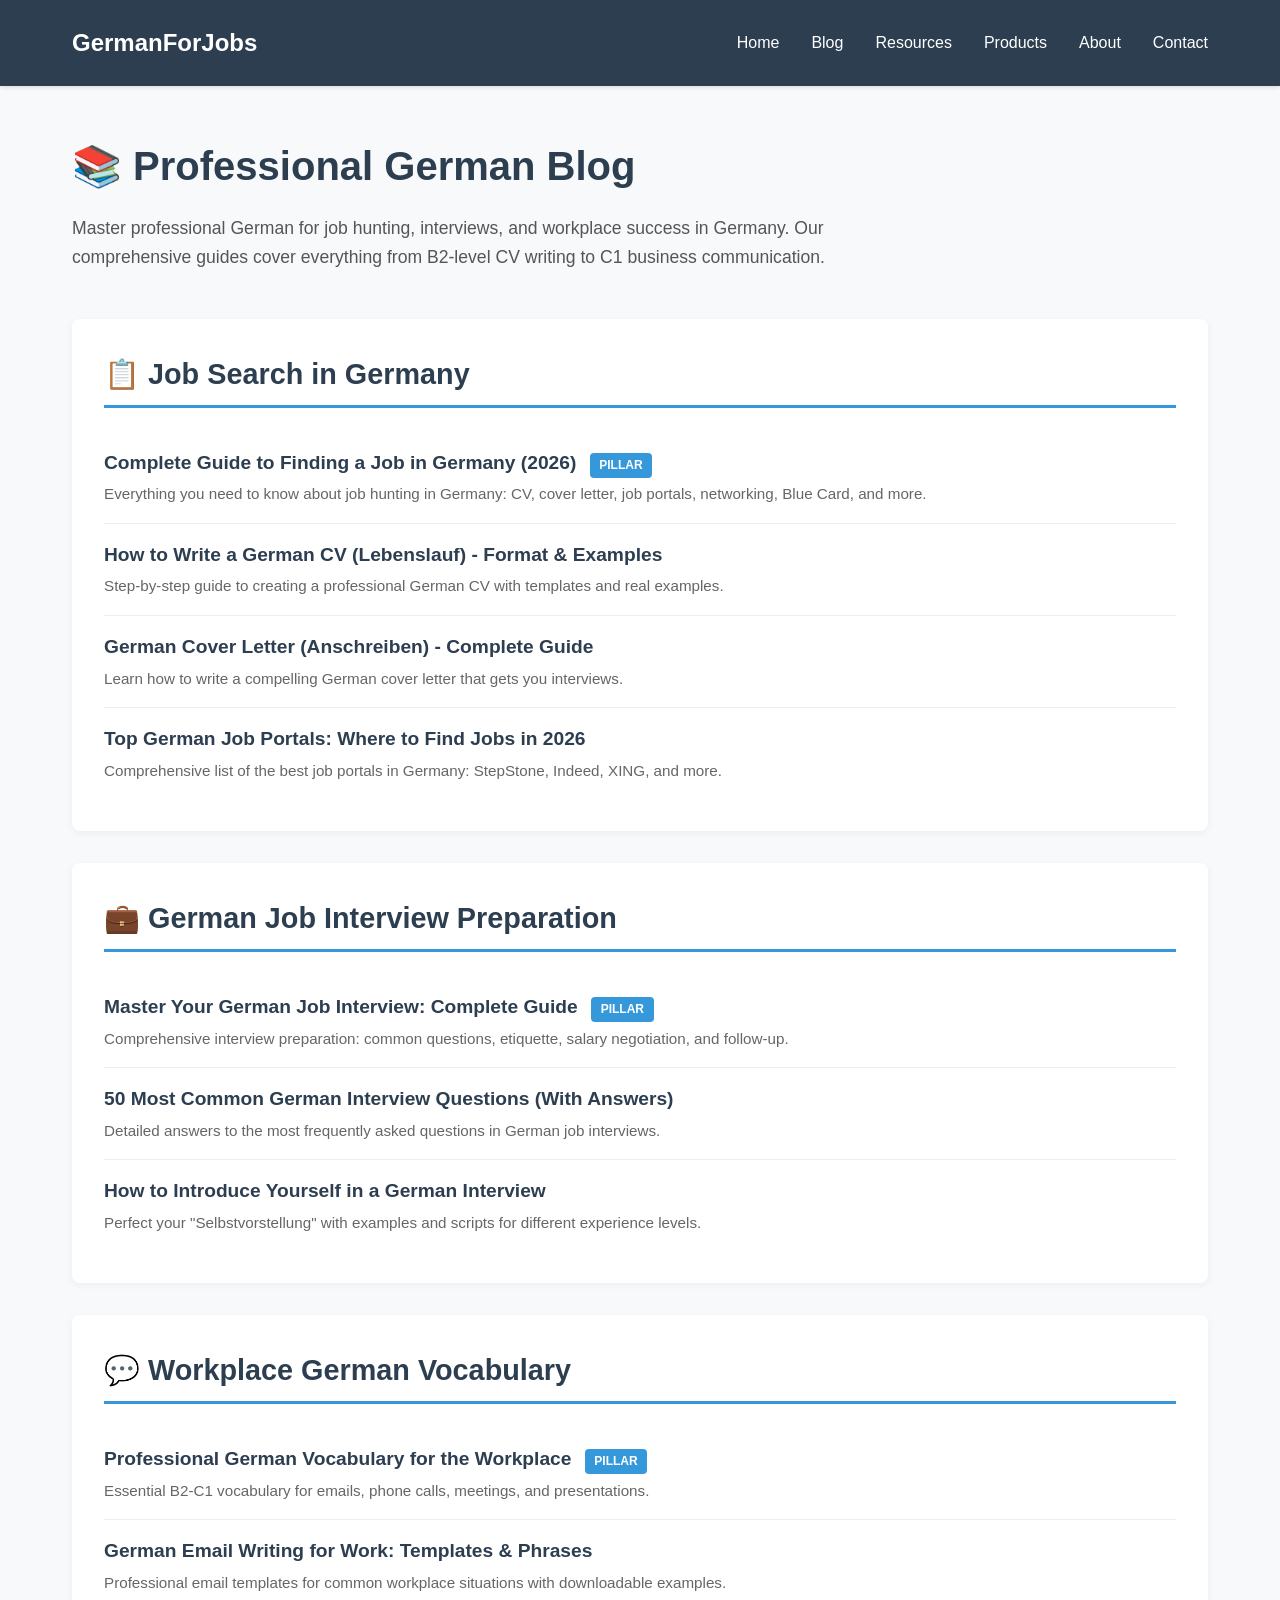
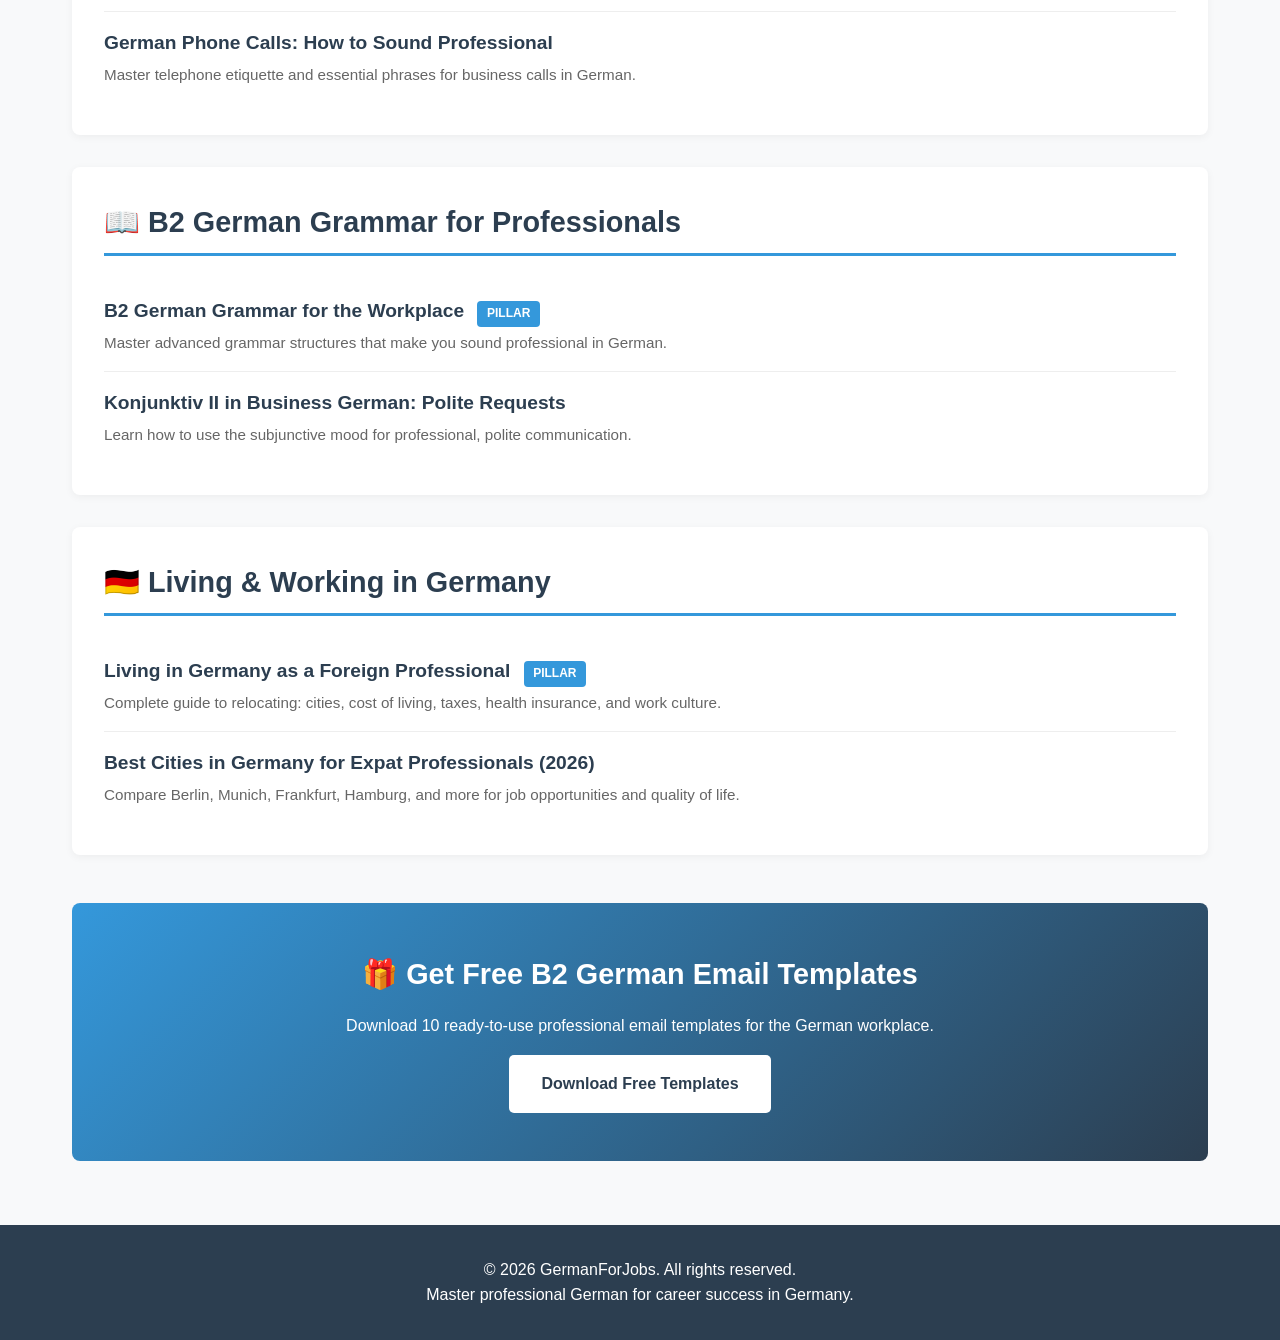
<file: blog/index.html>
<!DOCTYPE html>
<html lang="en">
<head>
    <meta charset="UTF-8">
    <meta name="viewport" content="width=device-width, initial-scale=1.0">
    <title>Blog - Professional German for the Workplace | GermanForJobs</title>
    <meta name="description" content="Learn professional German for job hunting, interviews, and workplace success in Germany. B2-C1 level guides, templates, and resources.">
    
    <style>
        * {
            margin: 0;
            padding: 0;
            box-sizing: border-box;
        }
        
        body {
            font-family: -apple-system, BlinkMacSystemFont, 'Segoe UI', Roboto, Oxygen, Ubuntu, Cantarell, sans-serif;
            line-height: 1.6;
            color: #333;
            background: #f8f9fa;
        }
        
        header {
            background: #2c3e50;
            color: white;
            padding: 1.5rem 0;
            box-shadow: 0 2px 4px rgba(0,0,0,0.1);
        }
        
        nav {
            max-width: 1200px;
            margin: 0 auto;
            padding: 0 2rem;
            display: flex;
            justify-content: space-between;
            align-items: center;
        }
        
        .logo {
            font-size: 1.5rem;
            font-weight: bold;
            text-decoration: none;
            color: white;
        }
        
        .nav-links {
            display: flex;
            gap: 2rem;
            list-style: none;
        }
        
        .nav-links a {
            color: white;
            text-decoration: none;
            transition: opacity 0.3s;
        }
        
        .nav-links a:hover {
            opacity: 0.8;
        }
        
        main {
            max-width: 1200px;
            margin: 3rem auto;
            padding: 0 2rem;
        }
        
        h1 {
            font-size: 2.5rem;
            color: #2c3e50;
            margin-bottom: 1rem;
        }
        
        .intro {
            font-size: 1.1rem;
            color: #555;
            margin-bottom: 3rem;
            max-width: 800px;
        }
        
        .blog-category {
            background: white;
            border-radius: 8px;
            padding: 2rem;
            margin-bottom: 2rem;
            box-shadow: 0 2px 8px rgba(0,0,0,0.05);
        }
        
        .blog-category h2 {
            font-size: 1.8rem;
            color: #2c3e50;
            margin-bottom: 1.5rem;
            padding-bottom: 0.5rem;
            border-bottom: 3px solid #3498db;
        }
        
        .post-list {
            list-style: none;
        }
        
        .post-item {
            padding: 1rem 0;
            border-bottom: 1px solid #eee;
        }
        
        .post-item:last-child {
            border-bottom: none;
        }
        
        .post-link {
            display: block;
            text-decoration: none;
            color: #2c3e50;
            transition: all 0.3s;
        }
        
        .post-link:hover {
            color: #3498db;
            transform: translateX(5px);
        }
        
        .post-title {
            font-size: 1.2rem;
            font-weight: 600;
            margin-bottom: 0.25rem;
        }
        
        .post-description {
            font-size: 0.95rem;
            color: #666;
        }
        
        .pillar-badge {
            display: inline-block;
            background: #3498db;
            color: white;
            padding: 0.2rem 0.6rem;
            border-radius: 4px;
            font-size: 0.75rem;
            font-weight: bold;
            margin-left: 0.5rem;
        }
        
        footer {
            background: #2c3e50;
            color: white;
            text-align: center;
            padding: 2rem 0;
            margin-top: 4rem;
        }
        
        .cta-box {
            background: linear-gradient(135deg, #3498db 0%, #2c3e50 100%);
            color: white;
            padding: 3rem;
            border-radius: 8px;
            text-align: center;
            margin: 3rem 0;
        }
        
        .cta-box h3 {
            font-size: 1.8rem;
            margin-bottom: 1rem;
        }
        
        .cta-button {
            display: inline-block;
            background: white;
            color: #2c3e50;
            padding: 1rem 2rem;
            border-radius: 5px;
            text-decoration: none;
            font-weight: bold;
            margin-top: 1rem;
            transition: transform 0.3s;
        }
        
        .cta-button:hover {
            transform: scale(1.05);
        }
        
        @media (max-width: 768px) {
            h1 {
                font-size: 2rem;
            }
            
            .nav-links {
                flex-direction: column;
                gap: 1rem;
            }
        }
    </style>
</head>
<body>
    <header>
        <nav>
            <a href="/" class="logo">GermanForJobs</a>
            <ul class="nav-links">
                <li><a href="/">Home</a></li>
                <li><a href="/blog/">Blog</a></li>
                <li><a href="/resources/">Resources</a></li>
                <li><a href="/products/">Products</a></li>
                <li><a href="/about/">About</a></li>
                <li><a href="/contact/">Contact</a></li>
            </ul>
        </nav>
    </header>

    <main>
        <h1>📚 Professional German Blog</h1>
        <p class="intro">
            Master professional German for job hunting, interviews, and workplace success in Germany. 
            Our comprehensive guides cover everything from B2-level CV writing to C1 business communication.
        </p>

        <!-- PILLAR 1: Job Search in Germany -->
        <section class="blog-category">
            <h2>📋 Job Search in Germany</h2>
            <ul class="post-list">
                <li class="post-item">
                    <a href="/job-search-in-germany/" class="post-link">
                        <div class="post-title">
                            Complete Guide to Finding a Job in Germany (2026)
                            <span class="pillar-badge">PILLAR</span>
                        </div>
                        <div class="post-description">
                            Everything you need to know about job hunting in Germany: CV, cover letter, job portals, networking, Blue Card, and more.
                        </div>
                    </a>
                </li>
                <li class="post-item">
                    <a href="/german-cv-lebenslauf-template/" class="post-link">
                        <div class="post-title">How to Write a German CV (Lebenslauf) - Format & Examples</div>
                        <div class="post-description">
                            Step-by-step guide to creating a professional German CV with templates and real examples.
                        </div>
                    </a>
                </li>
                <li class="post-item">
                    <a href="/german-cover-letter-anschreiben/" class="post-link">
                        <div class="post-title">German Cover Letter (Anschreiben) - Complete Guide</div>
                        <div class="post-description">
                            Learn how to write a compelling German cover letter that gets you interviews.
                        </div>
                    </a>
                </li>
                <li class="post-item">
                    <a href="/best-german-job-portals/" class="post-link">
                        <div class="post-title">Top German Job Portals: Where to Find Jobs in 2026</div>
                        <div class="post-description">
                            Comprehensive list of the best job portals in Germany: StepStone, Indeed, XING, and more.
                        </div>
                    </a>
                </li>
            </ul>
        </section>

        <!-- PILLAR 2: Job Interviews -->
        <section class="blog-category">
            <h2>💼 German Job Interview Preparation</h2>
            <ul class="post-list">
                <li class="post-item">
                    <a href="/german-job-interview-guide/" class="post-link">
                        <div class="post-title">
                            Master Your German Job Interview: Complete Guide
                            <span class="pillar-badge">PILLAR</span>
                        </div>
                        <div class="post-description">
                            Comprehensive interview preparation: common questions, etiquette, salary negotiation, and follow-up.
                        </div>
                    </a>
                </li>
                <li class="post-item">
                    <a href="/german-interview-questions-answers/" class="post-link">
                        <div class="post-title">50 Most Common German Interview Questions (With Answers)</div>
                        <div class="post-description">
                            Detailed answers to the most frequently asked questions in German job interviews.
                        </div>
                    </a>
                </li>
                <li class="post-item">
                    <a href="/introduce-yourself-german-interview/" class="post-link">
                        <div class="post-title">How to Introduce Yourself in a German Interview</div>
                        <div class="post-description">
                            Perfect your "Selbstvorstellung" with examples and scripts for different experience levels.
                        </div>
                    </a>
                </li>
            </ul>
        </section>

        <!-- PILLAR 3: Workplace German -->
        <section class="blog-category">
            <h2>💬 Workplace German Vocabulary</h2>
            <ul class="post-list">
                <li class="post-item">
                    <a href="/workplace-german-vocabulary/" class="post-link">
                        <div class="post-title">
                            Professional German Vocabulary for the Workplace
                            <span class="pillar-badge">PILLAR</span>
                        </div>
                        <div class="post-description">
                            Essential B2-C1 vocabulary for emails, phone calls, meetings, and presentations.
                        </div>
                    </a>
                </li>
                <li class="post-item">
                    <a href="/german-business-email-templates/" class="post-link">
                        <div class="post-title">German Email Writing for Work: Templates & Phrases</div>
                        <div class="post-description">
                            Professional email templates for common workplace situations with downloadable examples.
                        </div>
                    </a>
                </li>
                <li class="post-item">
                    <a href="/professional-phone-calls-german/" class="post-link">
                        <div class="post-title">German Phone Calls: How to Sound Professional</div>
                        <div class="post-description">
                            Master telephone etiquette and essential phrases for business calls in German.
                        </div>
                    </a>
                </li>
            </ul>
        </section>

        <!-- PILLAR 4: Grammar -->
        <section class="blog-category">
            <h2>📖 B2 German Grammar for Professionals</h2>
            <ul class="post-list">
                <li class="post-item">
                    <a href="/b2-german-grammar-workplace/" class="post-link">
                        <div class="post-title">
                            B2 German Grammar for the Workplace
                            <span class="pillar-badge">PILLAR</span>
                        </div>
                        <div class="post-description">
                            Master advanced grammar structures that make you sound professional in German.
                        </div>
                    </a>
                </li>
                <li class="post-item">
                    <a href="/konjunktiv-2-business-german/" class="post-link">
                        <div class="post-title">Konjunktiv II in Business German: Polite Requests</div>
                        <div class="post-description">
                            Learn how to use the subjunctive mood for professional, polite communication.
                        </div>
                    </a>
                </li>
            </ul>
        </section>

        <!-- PILLAR 5: Living in Germany -->
        <section class="blog-category">
            <h2>🇩🇪 Living & Working in Germany</h2>
            <ul class="post-list">
                <li class="post-item">
                    <a href="/living-working-germany-guide/" class="post-link">
                        <div class="post-title">
                            Living in Germany as a Foreign Professional
                            <span class="pillar-badge">PILLAR</span>
                        </div>
                        <div class="post-description">
                            Complete guide to relocating: cities, cost of living, taxes, health insurance, and work culture.
                        </div>
                    </a>
                </li>
                <li class="post-item">
                    <a href="/best-cities-expats-germany/" class="post-link">
                        <div class="post-title">Best Cities in Germany for Expat Professionals (2026)</div>
                        <div class="post-description">
                            Compare Berlin, Munich, Frankfurt, Hamburg, and more for job opportunities and quality of life.
                        </div>
                    </a>
                </li>
            </ul>
        </section>

        <!-- CTA Box -->
        <div class="cta-box">
            <h3>🎁 Get Free B2 German Email Templates</h3>
            <p>Download 10 ready-to-use professional email templates for the German workplace.</p>
            <a href="/resources/" class="cta-button">Download Free Templates</a>
        </div>
    </main>

    <footer>
        <p>&copy; 2026 GermanForJobs. All rights reserved.</p>
        <p>Master professional German for career success in Germany.</p>
    </footer>
</body>
</html>
</file>
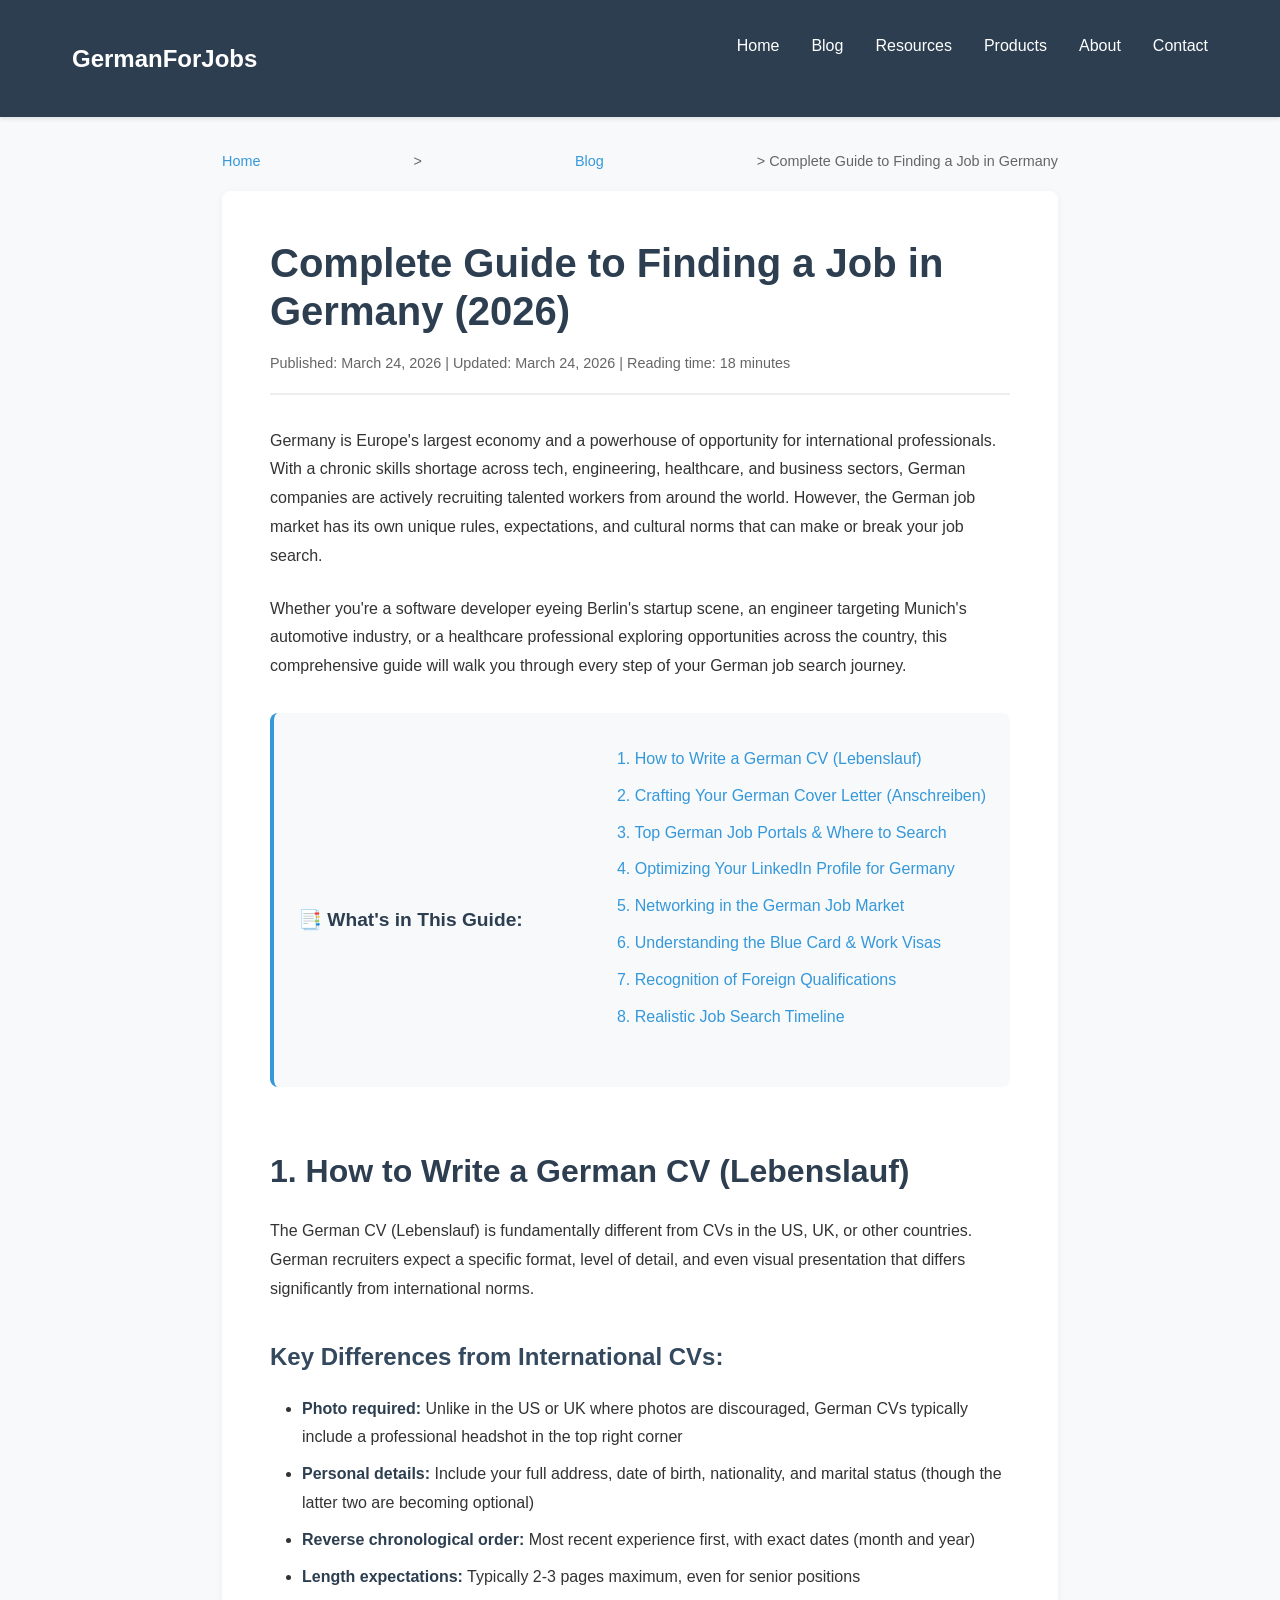
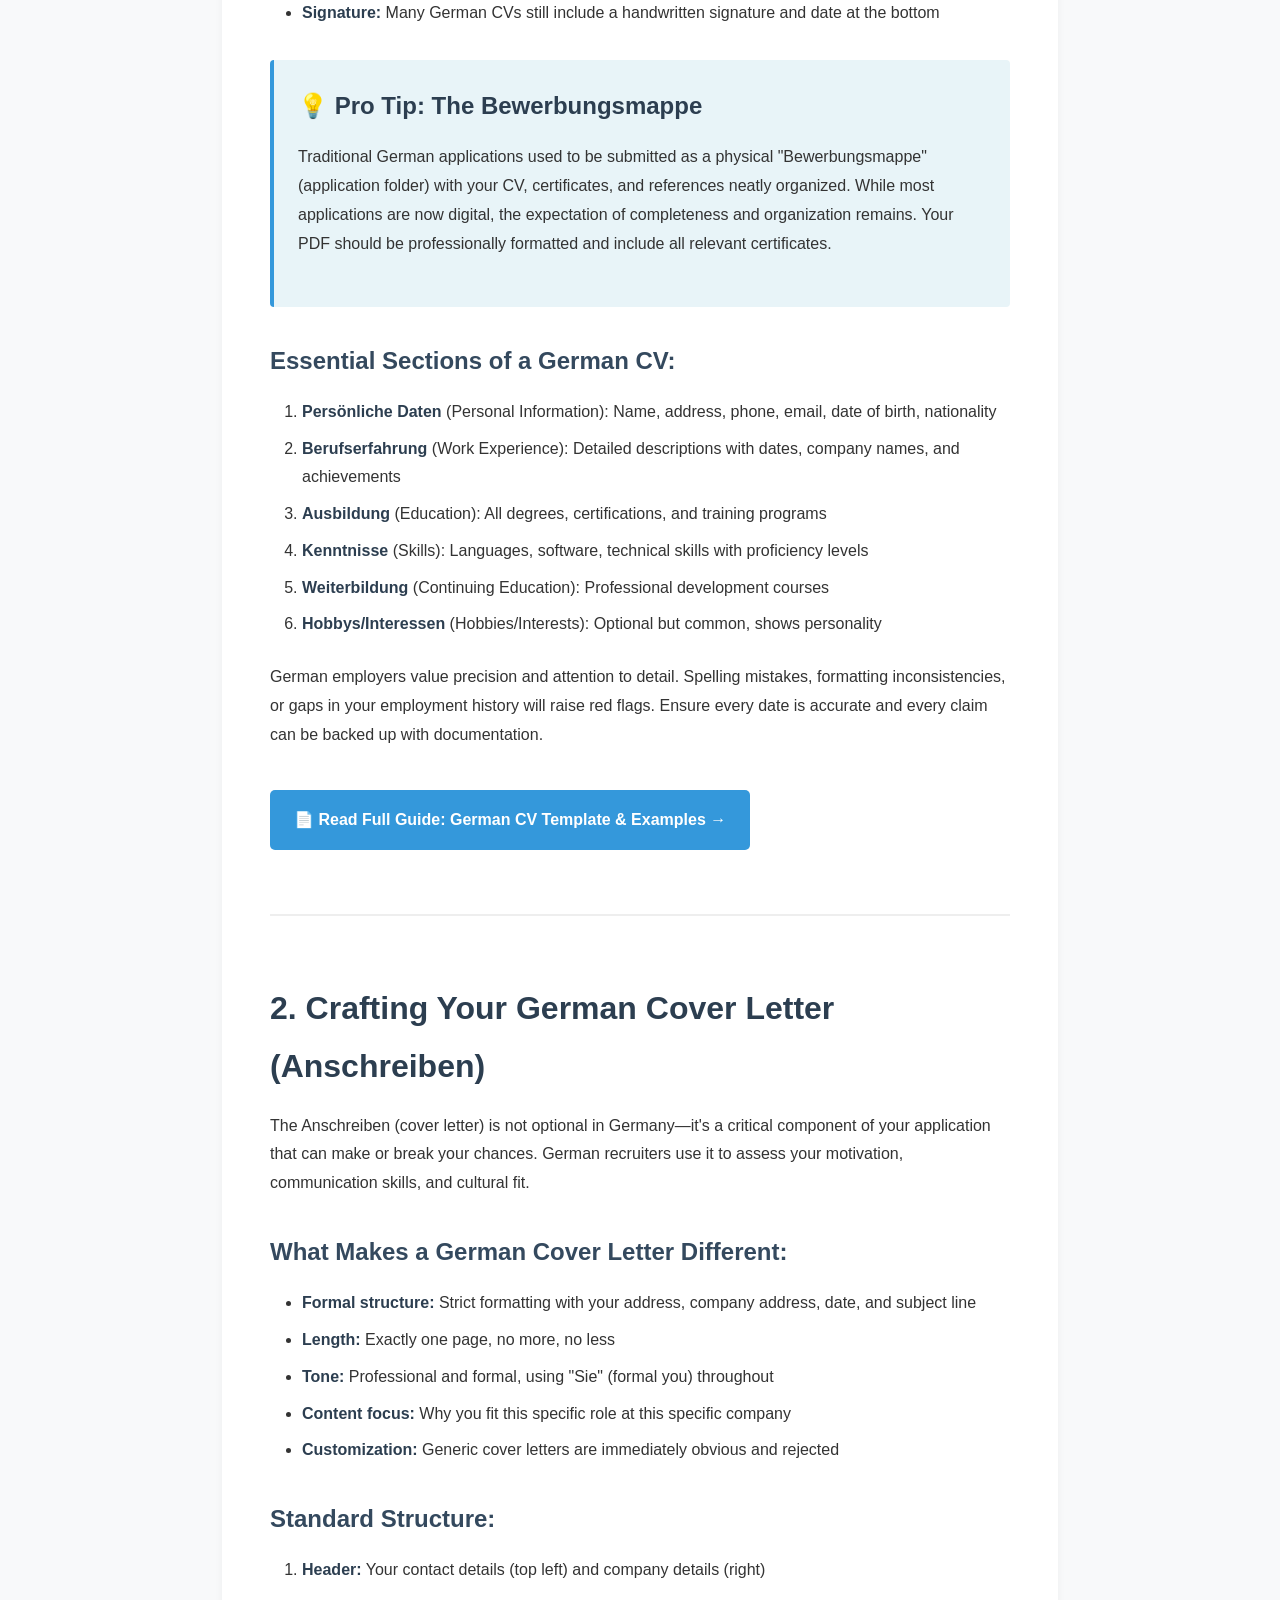
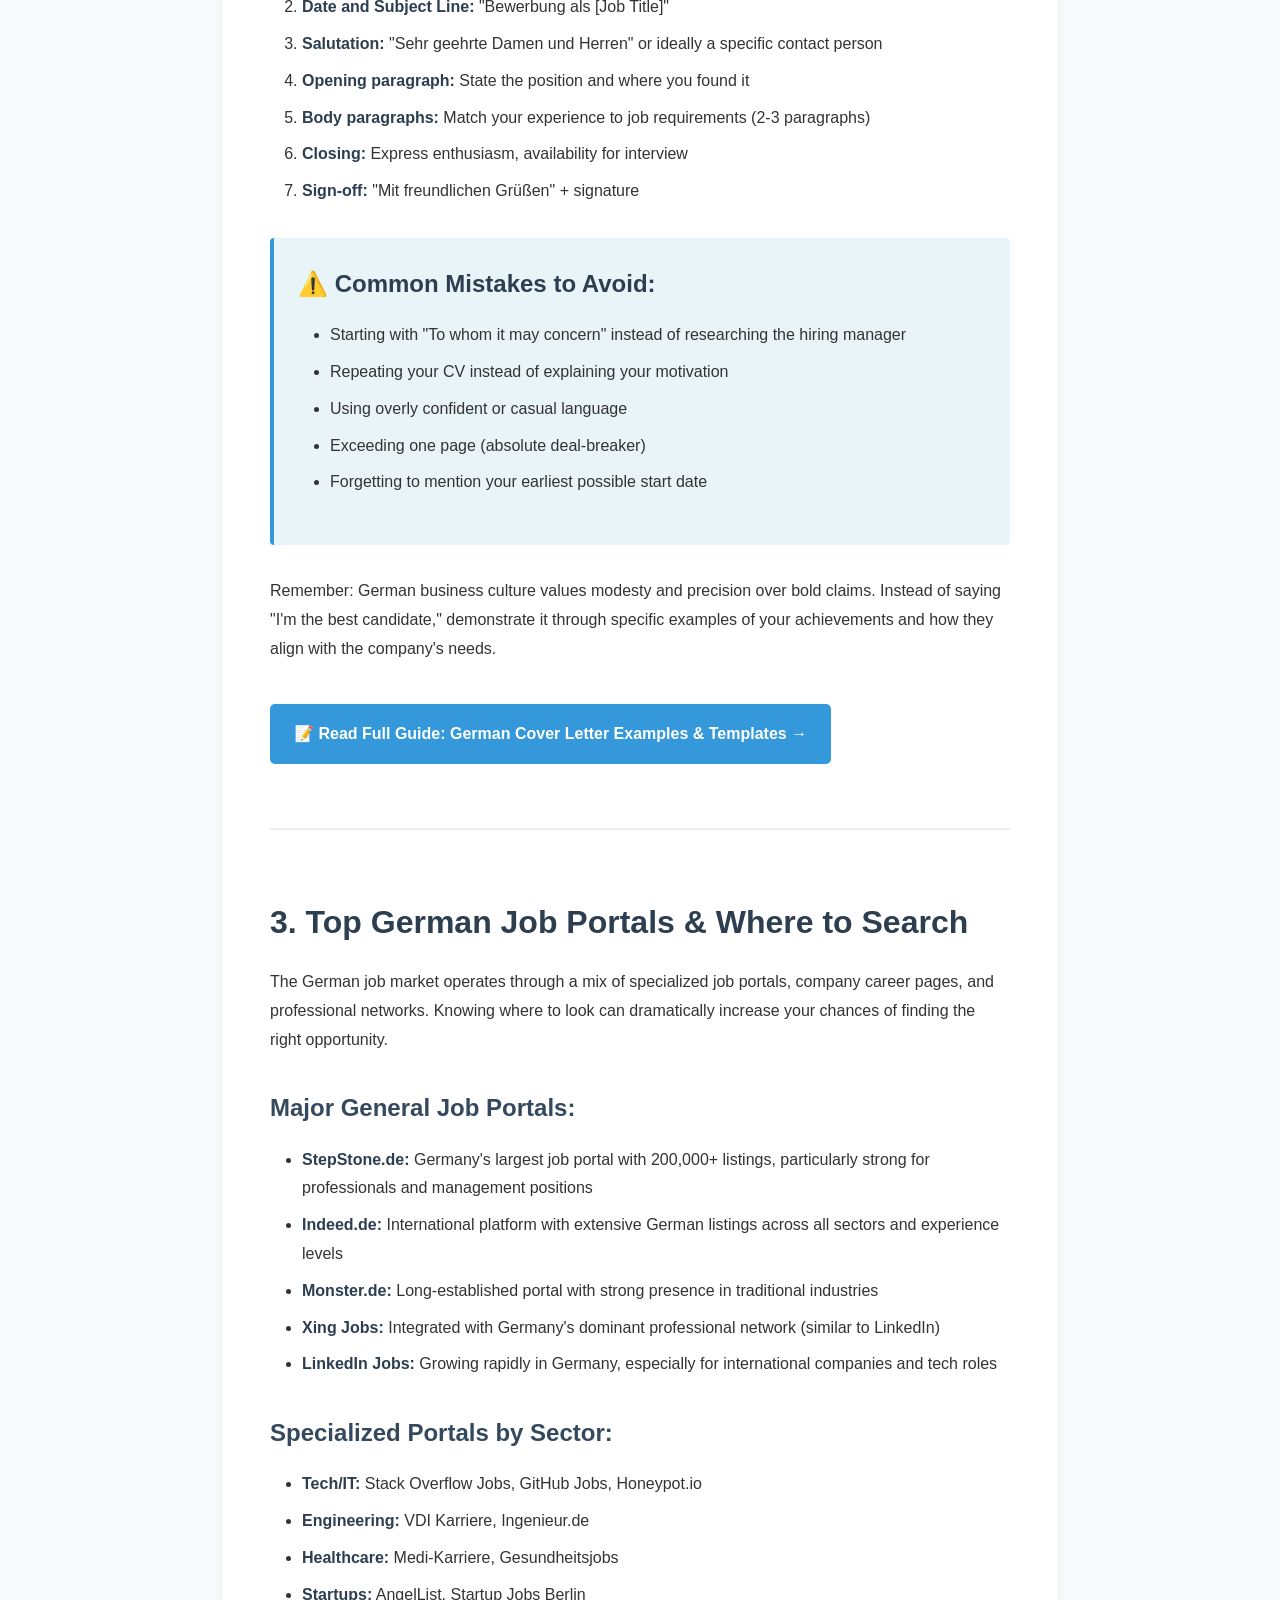
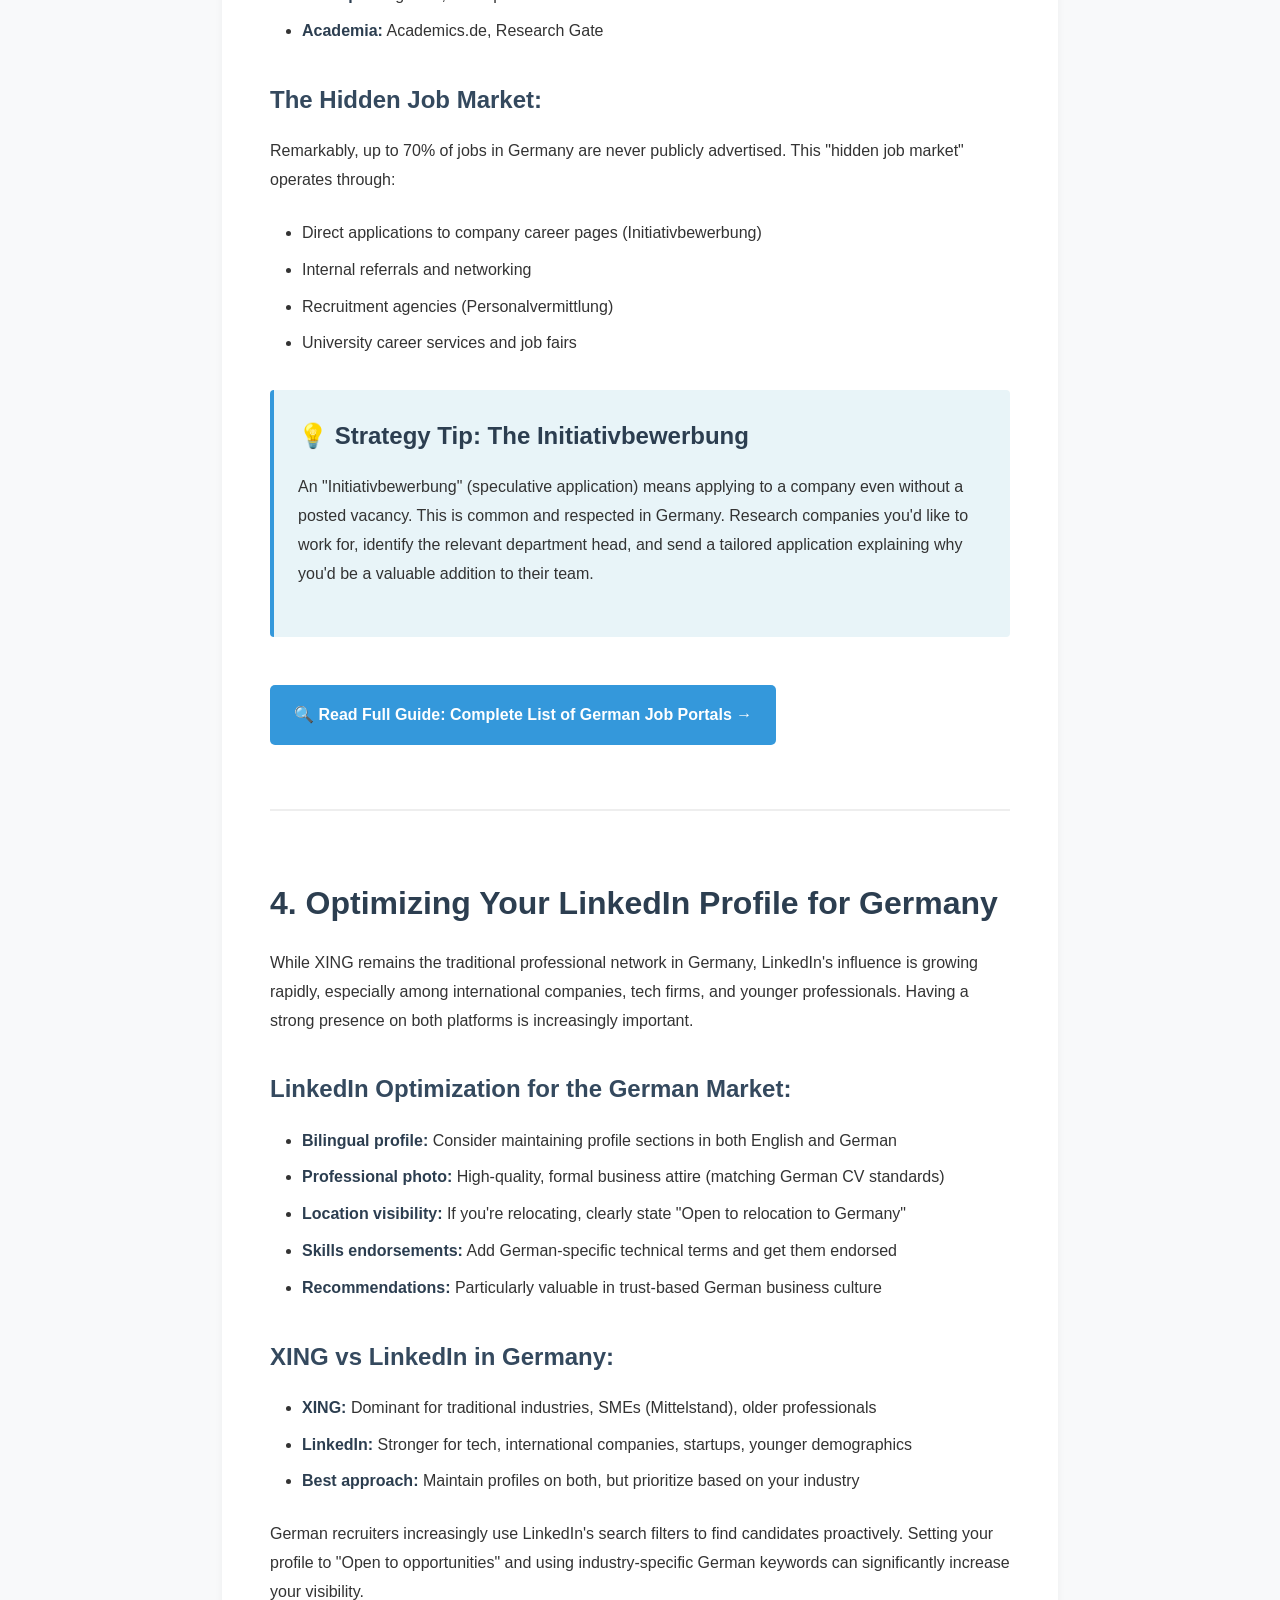
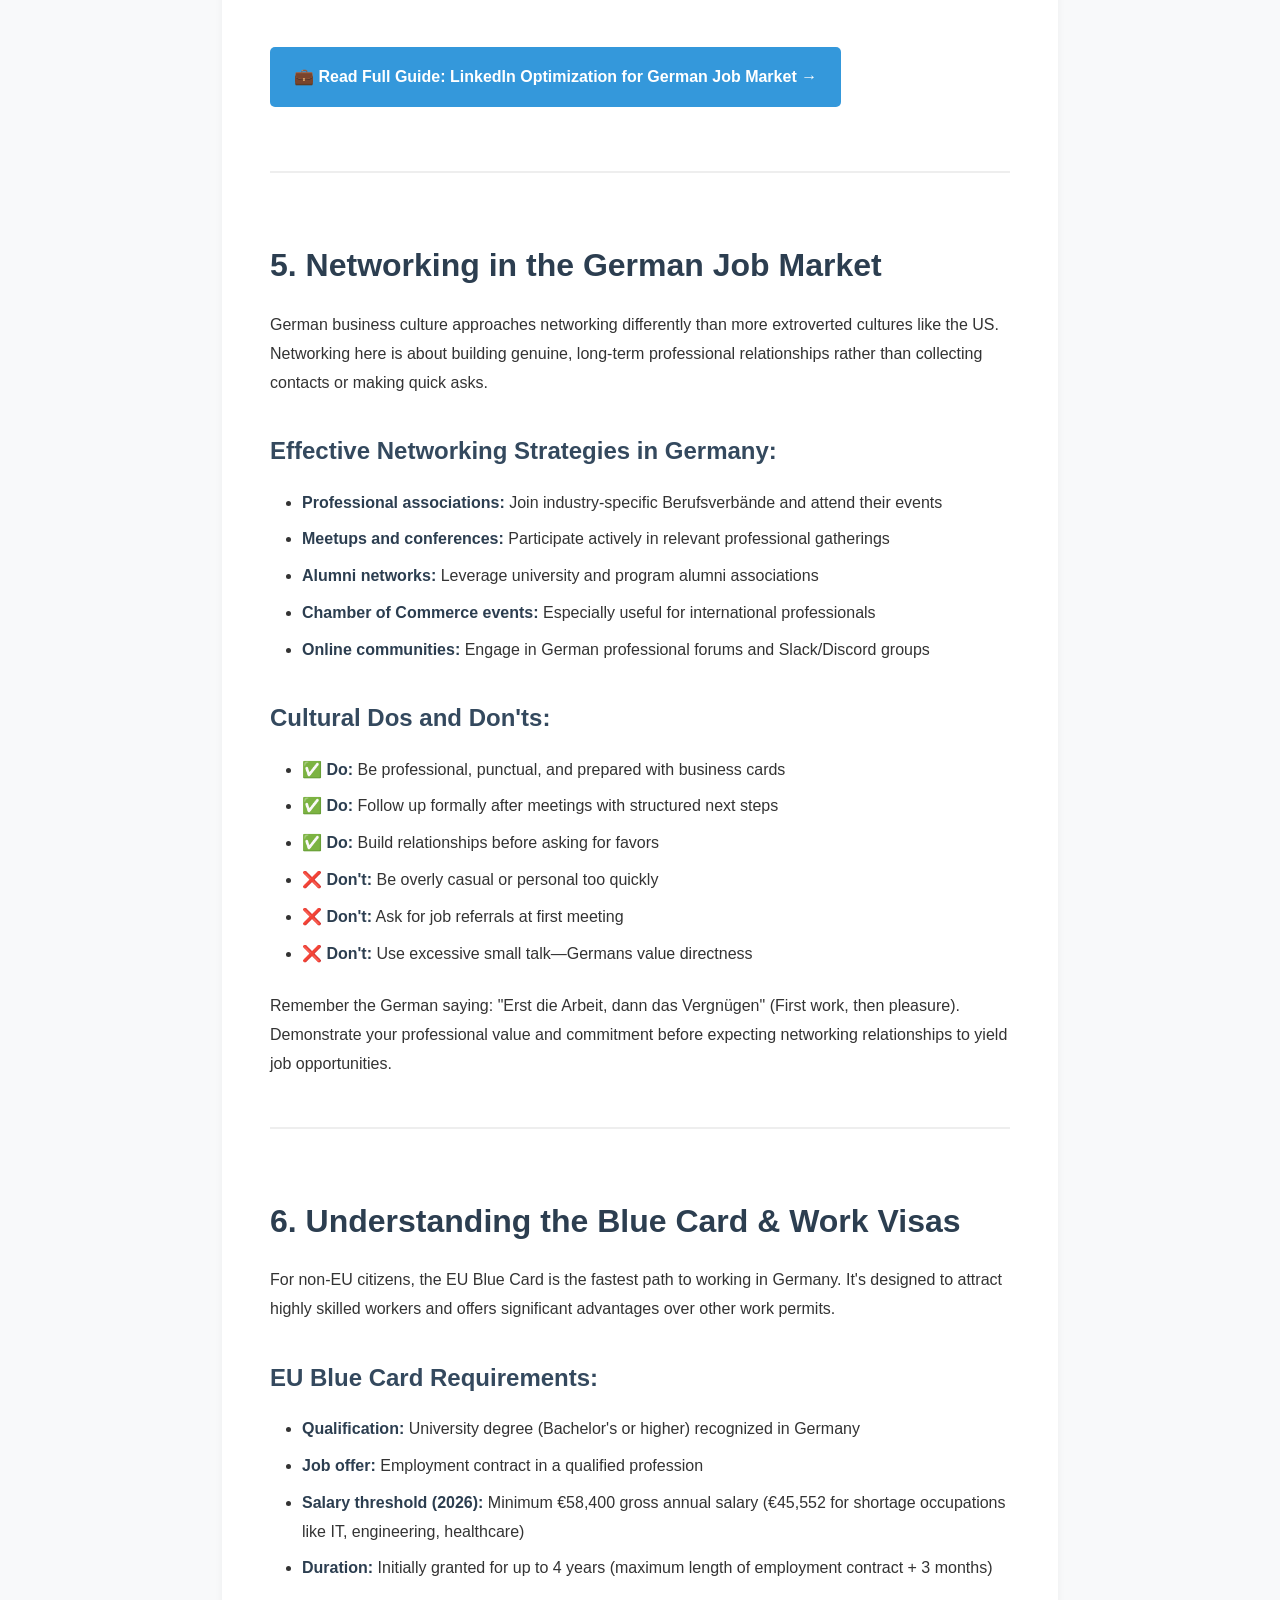
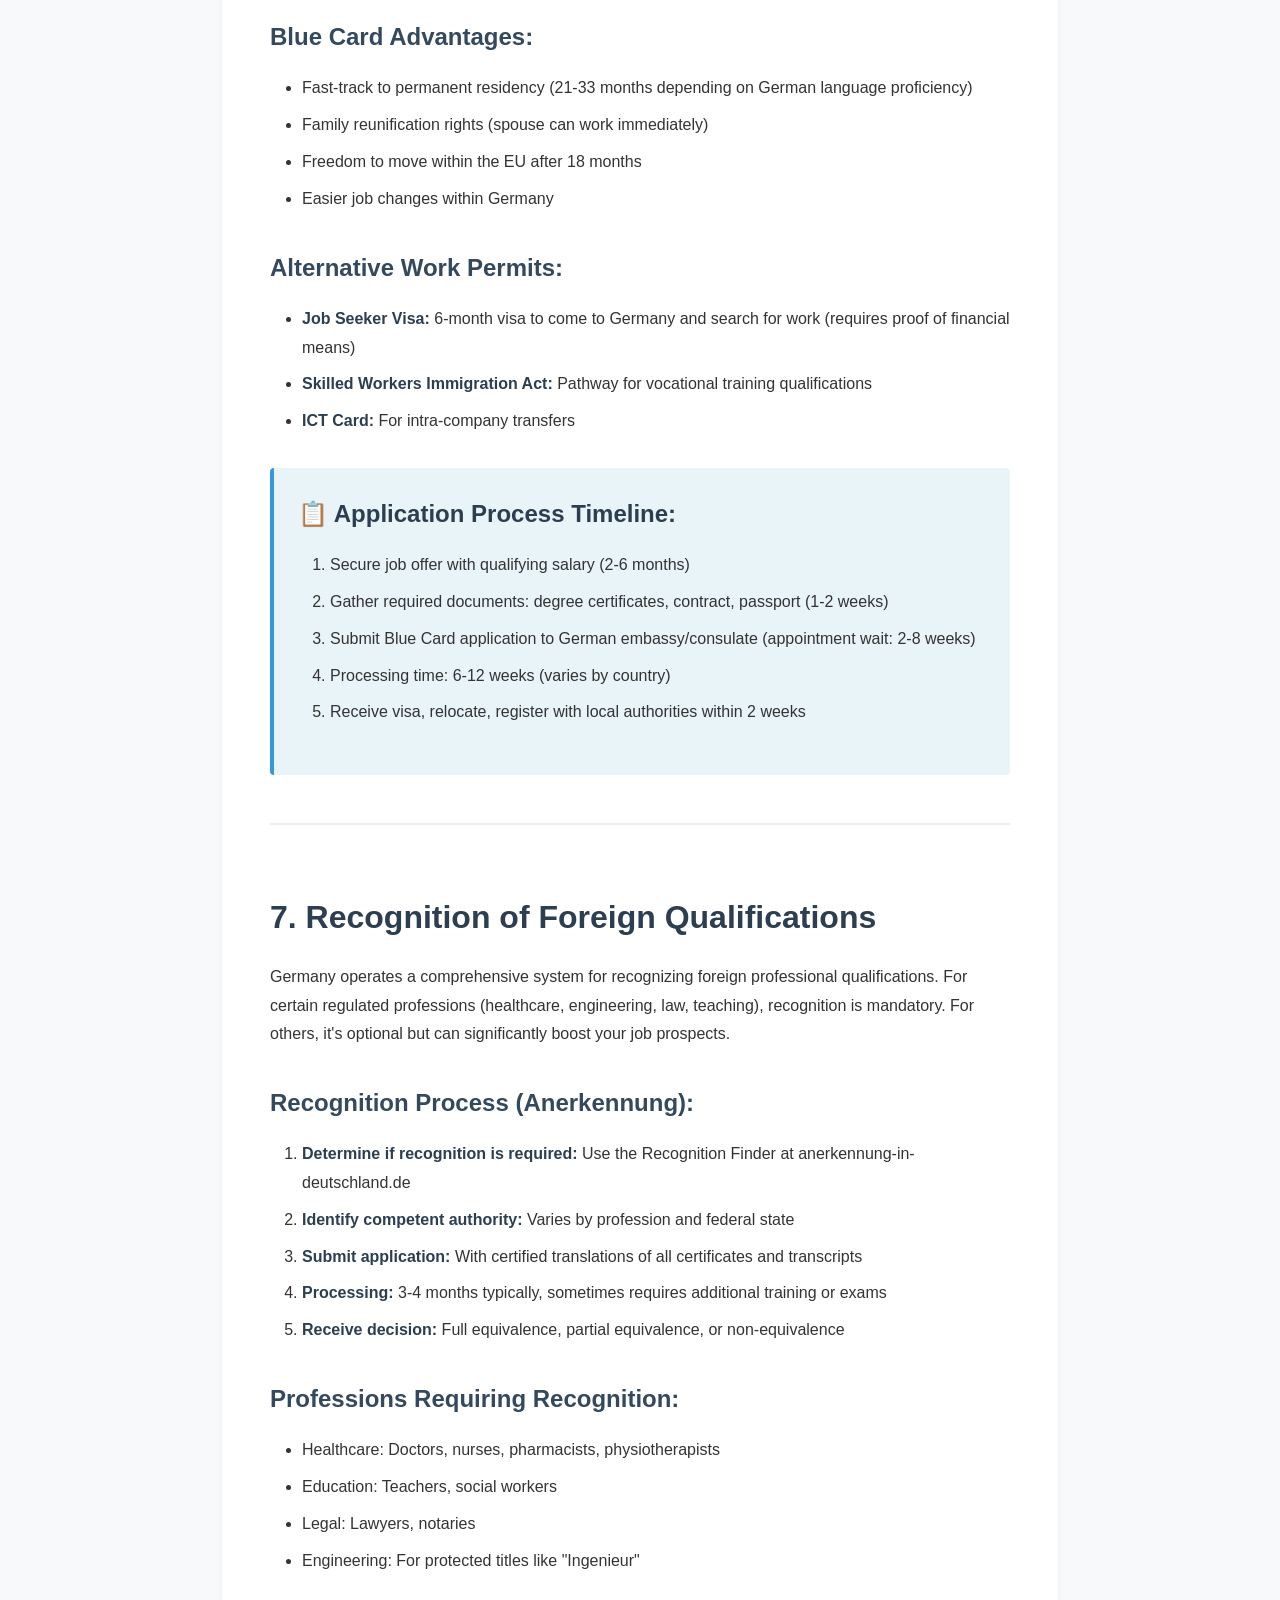
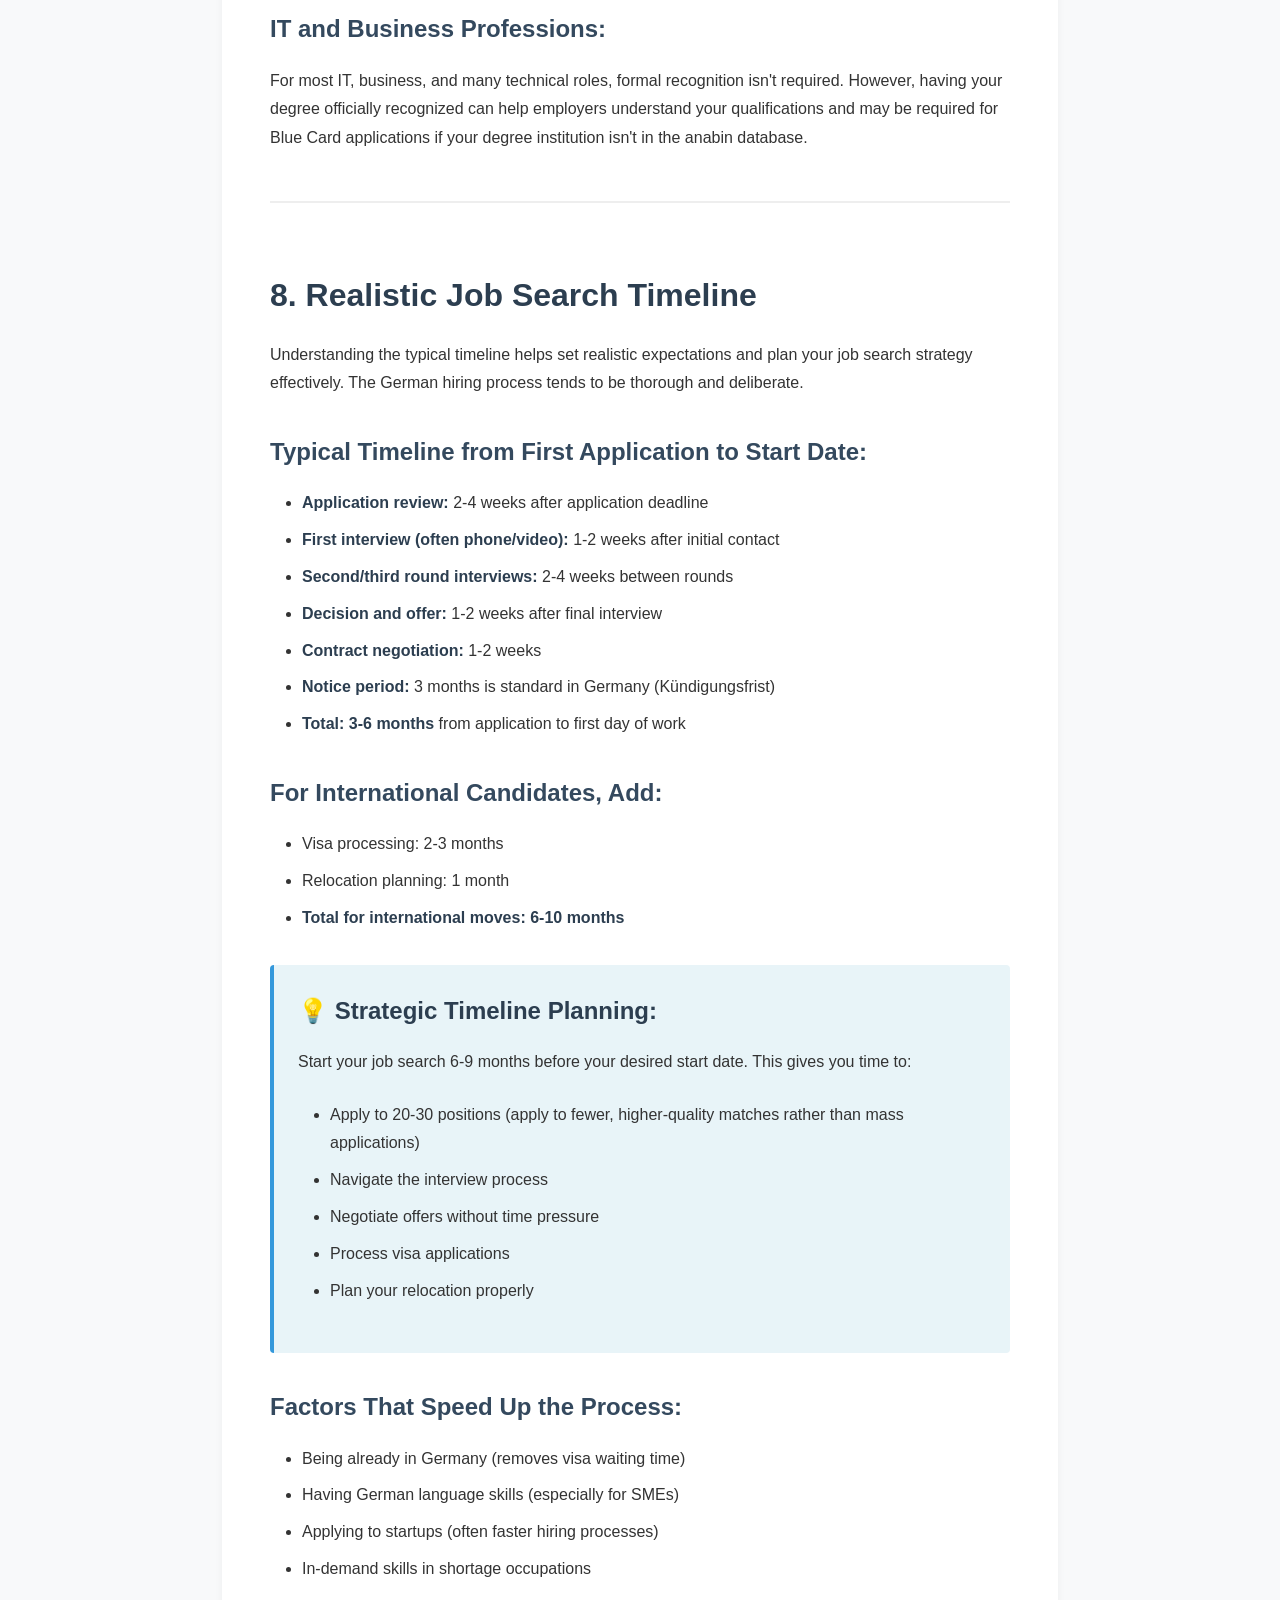
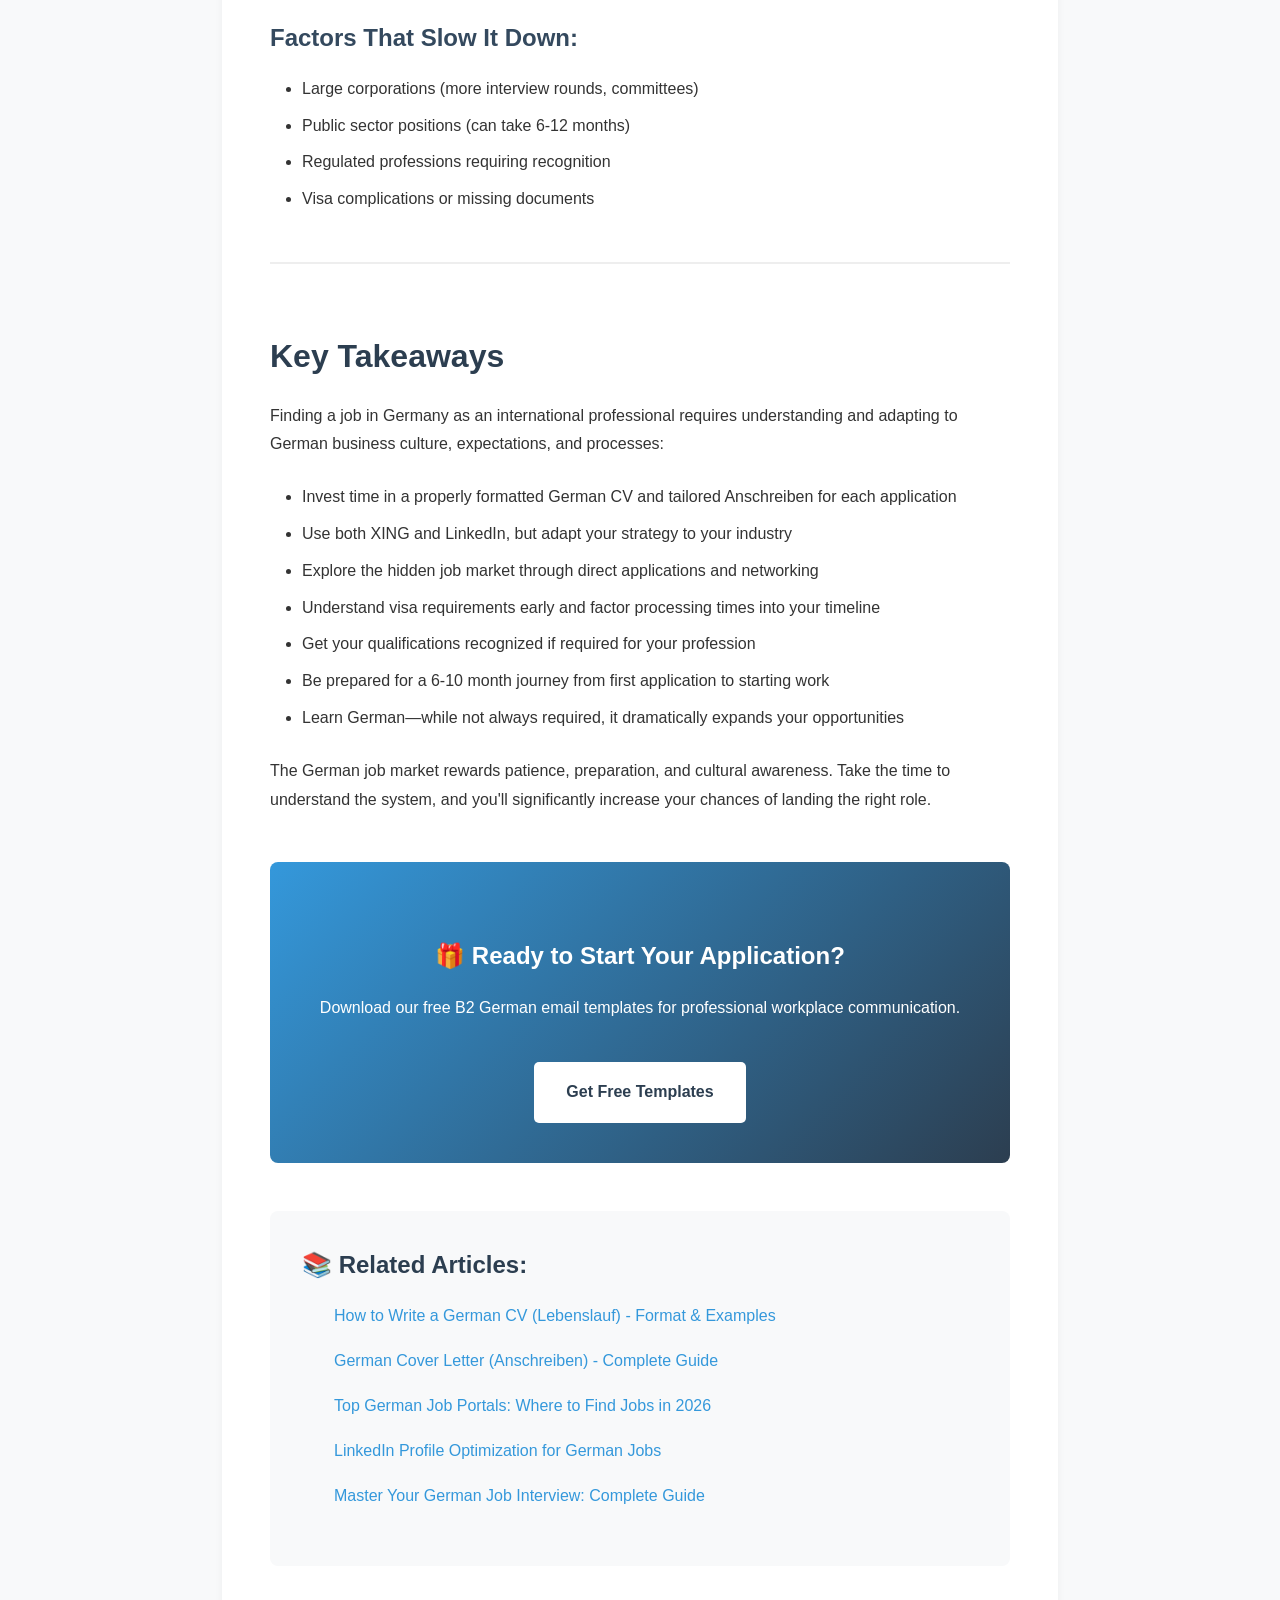
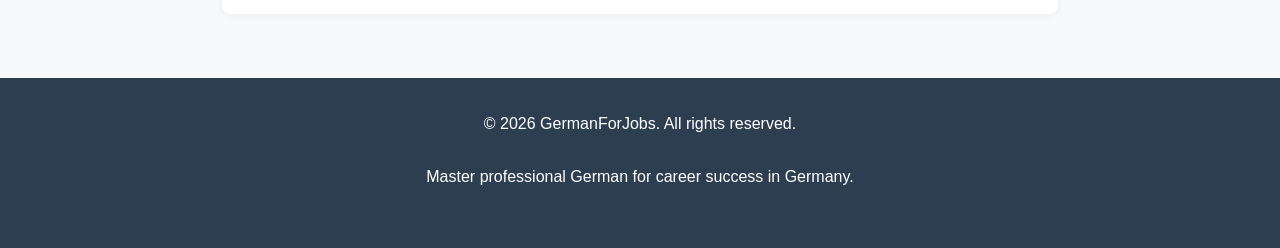
<file: job-search-in-germany/index.html>
<!DOCTYPE html>
<html lang="en">
<head>
    <meta charset="UTF-8">
    <meta name="viewport" content="width=device-width, initial-scale=1.0">
    <title>Complete Guide to Finding a Job in Germany (2026) | GermanForJobs</title>
    <meta name="description" content="Everything you need to know about finding a job in Germany: CV writing, cover letters, job portals, networking, Blue Card visa, and insider tips for success.">
    <meta name="keywords" content="job search Germany, jobs in Germany, German CV, Lebenslauf, Anschreiben, work in Germany, Blue Card">
    
    <style>
        * {
            margin: 0;
            padding: 0;
            box-sizing: border-box;
        }
        
        body {
            font-family: -apple-system, BlinkMacSystemFont, 'Segoe UI', Roboto, Oxygen, Ubuntu, Cantarell, sans-serif;
            line-height: 1.8;
            color: #333;
            background: #f8f9fa;
        }
        
        header {
            background: #2c3e50;
            color: white;
            padding: 1.5rem 0;
            box-shadow: 0 2px 4px rgba(0,0,0,0.1);
        }
        
        nav {
            max-width: 1200px;
            margin: 0 auto;
            padding: 0 2rem;
            display: flex;
            justify-content: space-between;
            align-items: center;
        }
        
        .logo {
            font-size: 1.5rem;
            font-weight: bold;
            text-decoration: none;
            color: white;
        }
        
        .nav-links {
            display: flex;
            gap: 2rem;
            list-style: none;
        }
        
        .nav-links a {
            color: white;
            text-decoration: none;
            transition: opacity 0.3s;
        }
        
        .nav-links a:hover {
            opacity: 0.8;
        }
        
        .breadcrumbs {
            max-width: 900px;
            margin: 2rem auto 1rem;
            padding: 0 2rem;
            font-size: 0.9rem;
            color: #666;
        }
        
        .breadcrumbs a {
            color: #3498db;
            text-decoration: none;
        }
        
        main {
            max-width: 900px;
            margin: 0 auto 4rem;
            padding: 0 2rem;
        }
        
        article {
            background: white;
            padding: 3rem;
            border-radius: 8px;
            box-shadow: 0 2px 8px rgba(0,0,0,0.05);
        }
        
        h1 {
            font-size: 2.5rem;
            color: #2c3e50;
            margin-bottom: 1rem;
            line-height: 1.2;
        }
        
        .meta {
            color: #666;
            font-size: 0.9rem;
            margin-bottom: 2rem;
            padding-bottom: 1rem;
            border-bottom: 2px solid #eee;
        }
        
        .toc {
            background: #f8f9fa;
            padding: 1.5rem;
            border-radius: 8px;
            margin: 2rem 0;
            border-left: 4px solid #3498db;
        }
        
        .toc h2 {
            font-size: 1.2rem;
            margin-bottom: 1rem;
            color: #2c3e50;
        }
        
        .toc ul {
            list-style: none;
        }
        
        .toc li {
            margin: 0.5rem 0;
        }
        
        .toc a {
            color: #3498db;
            text-decoration: none;
            transition: color 0.3s;
        }
        
        .toc a:hover {
            color: #2c3e50;
        }
        
        h2 {
            font-size: 2rem;
            color: #2c3e50;
            margin: 2.5rem 0 1rem;
            padding-top: 1rem;
        }
        
        h3 {
            font-size: 1.5rem;
            color: #34495e;
            margin: 2rem 0 1rem;
        }
        
        p {
            margin-bottom: 1.5rem;
        }
        
        strong {
            color: #2c3e50;
        }
        
        .highlight-box {
            background: #e8f4f8;
            border-left: 4px solid #3498db;
            padding: 1.5rem;
            margin: 2rem 0;
            border-radius: 4px;
        }
        
        .highlight-box h3 {
            margin-top: 0;
            color: #2c3e50;
        }
        
        .read-more {
            display: inline-block;
            background: #3498db;
            color: white;
            padding: 1rem 1.5rem;
            border-radius: 5px;
            text-decoration: none;
            margin: 1rem 0;
            font-weight: 600;
            transition: background 0.3s;
        }
        
        .read-more:hover {
            background: #2c3e50;
        }
        
        .section-divider {
            border: none;
            border-top: 2px solid #eee;
            margin: 3rem 0;
        }
        
        .related-posts {
            background: #f8f9fa;
            padding: 2rem;
            border-radius: 8px;
            margin-top: 3rem;
        }
        
        .related-posts h3 {
            margin-top: 0;
            color: #2c3e50;
        }
        
        .related-posts ul {
            list-style: none;
        }
        
        .related-posts li {
            margin: 1rem 0;
        }
        
        .related-posts a {
            color: #3498db;
            text-decoration: none;
            font-weight: 500;
        }
        
        .related-posts a:hover {
            text-decoration: underline;
        }
        
        .cta-box {
            background: linear-gradient(135deg, #3498db 0%, #2c3e50 100%);
            color: white;
            padding: 2.5rem;
            border-radius: 8px;
            text-align: center;
            margin: 3rem 0;
        }
        
        .cta-box h3 {
            color: white;
            margin-bottom: 1rem;
        }
        
        .cta-button {
            display: inline-block;
            background: white;
            color: #2c3e50;
            padding: 1rem 2rem;
            border-radius: 5px;
            text-decoration: none;
            font-weight: bold;
            margin-top: 1rem;
            transition: transform 0.3s;
        }
        
        .cta-button:hover {
            transform: scale(1.05);
        }
        
        footer {
            background: #2c3e50;
            color: white;
            text-align: center;
            padding: 2rem 0;
            margin-top: 4rem;
        }
        
        ul, ol {
            margin-left: 2rem;
            margin-bottom: 1.5rem;
        }
        
        li {
            margin: 0.5rem 0;
        }
        
        @media (max-width: 768px) {
            h1 {
                font-size: 2rem;
            }
            
            article {
                padding: 1.5rem;
            }
            
            .nav-links {
                display: none;
            }
        }
    </style>
</head>
<body>
    <header>
        <nav>
            <a href="/" class="logo">GermanForJobs</a>
            <ul class="nav-links">
                <li><a href="/">Home</a></li>
                <li><a href="/blog/">Blog</a></li>
                <li><a href="/resources/">Resources</a></li>
                <li><a href="/products/">Products</a></li>
                <li><a href="/about/">About</a></li>
                <li><a href="/contact/">Contact</a></li>
            </ul>
        </nav>
    </header>

    <nav class="breadcrumbs">
        <a href="/">Home</a> > <a href="/blog/">Blog</a> > Complete Guide to Finding a Job in Germany
    </nav>

    <main>
        <article>
            <h1>Complete Guide to Finding a Job in Germany (2026)</h1>
            
            <p class="meta">Published: March 24, 2026 | Updated: March 24, 2026 | Reading time: 18 minutes</p>

            <p>
                Germany is Europe's largest economy and a powerhouse of opportunity for international professionals. 
                With a chronic skills shortage across tech, engineering, healthcare, and business sectors, German 
                companies are actively recruiting talented workers from around the world. However, the German job 
                market has its own unique rules, expectations, and cultural norms that can make or break your job search.
            </p>

            <p>
                Whether you're a software developer eyeing Berlin's startup scene, an engineer targeting Munich's 
                automotive industry, or a healthcare professional exploring opportunities across the country, this 
                comprehensive guide will walk you through every step of your German job search journey.
            </p>

            <!-- Table of Contents -->
            <nav class="toc">
                <h2>📑 What's in This Guide:</h2>
                <ul>
                    <li><a href="#cv">1. How to Write a German CV (Lebenslauf)</a></li>
                    <li><a href="#cover-letter">2. Crafting Your German Cover Letter (Anschreiben)</a></li>
                    <li><a href="#portals">3. Top German Job Portals & Where to Search</a></li>
                    <li><a href="#linkedin">4. Optimizing Your LinkedIn Profile for Germany</a></li>
                    <li><a href="#networking">5. Networking in the German Job Market</a></li>
                    <li><a href="#blue-card">6. Understanding the Blue Card & Work Visas</a></li>
                    <li><a href="#recognition">7. Recognition of Foreign Qualifications</a></li>
                    <li><a href="#timeline">8. Realistic Job Search Timeline</a></li>
                </ul>
            </nav>

            <!-- Section 1: German CV -->
            <section id="cv">
                <h2>1. How to Write a German CV (Lebenslauf)</h2>
                
                <p>
                    The German CV (Lebenslauf) is fundamentally different from CVs in the US, UK, or other countries. 
                    German recruiters expect a specific format, level of detail, and even visual presentation that 
                    differs significantly from international norms.
                </p>

                <h3>Key Differences from International CVs:</h3>
                <ul>
                    <li><strong>Photo required:</strong> Unlike in the US or UK where photos are discouraged, German CVs typically include a professional headshot in the top right corner</li>
                    <li><strong>Personal details:</strong> Include your full address, date of birth, nationality, and marital status (though the latter two are becoming optional)</li>
                    <li><strong>Reverse chronological order:</strong> Most recent experience first, with exact dates (month and year)</li>
                    <li><strong>Length expectations:</strong> Typically 2-3 pages maximum, even for senior positions</li>
                    <li><strong>Signature:</strong> Many German CVs still include a handwritten signature and date at the bottom</li>
                </ul>

                <div class="highlight-box">
                    <h3>💡 Pro Tip: The Bewerbungsmappe</h3>
                    <p>
                        Traditional German applications used to be submitted as a physical "Bewerbungsmappe" (application 
                        folder) with your CV, certificates, and references neatly organized. While most applications are 
                        now digital, the expectation of completeness and organization remains. Your PDF should be 
                        professionally formatted and include all relevant certificates.
                    </p>
                </div>

                <h3>Essential Sections of a German CV:</h3>
                <ol>
                    <li><strong>Persönliche Daten</strong> (Personal Information): Name, address, phone, email, date of birth, nationality</li>
                    <li><strong>Berufserfahrung</strong> (Work Experience): Detailed descriptions with dates, company names, and achievements</li>
                    <li><strong>Ausbildung</strong> (Education): All degrees, certifications, and training programs</li>
                    <li><strong>Kenntnisse</strong> (Skills): Languages, software, technical skills with proficiency levels</li>
                    <li><strong>Weiterbildung</strong> (Continuing Education): Professional development courses</li>
                    <li><strong>Hobbys/Interessen</strong> (Hobbies/Interests): Optional but common, shows personality</li>
                </ol>

                <p>
                    German employers value precision and attention to detail. Spelling mistakes, formatting 
                    inconsistencies, or gaps in your employment history will raise red flags. Ensure every date is 
                    accurate and every claim can be backed up with documentation.
                </p>

                <a href="/german-cv-lebenslauf-template/" class="read-more">
                    📄 Read Full Guide: German CV Template & Examples →
                </a>
            </section>

            <hr class="section-divider">

            <!-- Section 2: Cover Letter -->
            <section id="cover-letter">
                <h2>2. Crafting Your German Cover Letter (Anschreiben)</h2>
                
                <p>
                    The Anschreiben (cover letter) is not optional in Germany—it's a critical component of your 
                    application that can make or break your chances. German recruiters use it to assess your motivation, 
                    communication skills, and cultural fit.
                </p>

                <h3>What Makes a German Cover Letter Different:</h3>
                <ul>
                    <li><strong>Formal structure:</strong> Strict formatting with your address, company address, date, and subject line</li>
                    <li><strong>Length:</strong> Exactly one page, no more, no less</li>
                    <li><strong>Tone:</strong> Professional and formal, using "Sie" (formal you) throughout</li>
                    <li><strong>Content focus:</strong> Why you fit this specific role at this specific company</li>
                    <li><strong>Customization:</strong> Generic cover letters are immediately obvious and rejected</li>
                </ul>

                <h3>Standard Structure:</h3>
                <ol>
                    <li><strong>Header:</strong> Your contact details (top left) and company details (right)</li>
                    <li><strong>Date and Subject Line:</strong> "Bewerbung als [Job Title]"</li>
                    <li><strong>Salutation:</strong> "Sehr geehrte Damen und Herren" or ideally a specific contact person</li>
                    <li><strong>Opening paragraph:</strong> State the position and where you found it</li>
                    <li><strong>Body paragraphs:</strong> Match your experience to job requirements (2-3 paragraphs)</li>
                    <li><strong>Closing:</strong> Express enthusiasm, availability for interview</li>
                    <li><strong>Sign-off:</strong> "Mit freundlichen Grüßen" + signature</li>
                </ol>

                <div class="highlight-box">
                    <h3>⚠️ Common Mistakes to Avoid:</h3>
                    <ul>
                        <li>Starting with "To whom it may concern" instead of researching the hiring manager</li>
                        <li>Repeating your CV instead of explaining your motivation</li>
                        <li>Using overly confident or casual language</li>
                        <li>Exceeding one page (absolute deal-breaker)</li>
                        <li>Forgetting to mention your earliest possible start date</li>
                    </ul>
                </div>

                <p>
                    Remember: German business culture values modesty and precision over bold claims. Instead of saying 
                    "I'm the best candidate," demonstrate it through specific examples of your achievements and how 
                    they align with the company's needs.
                </p>

                <a href="/german-cover-letter-anschreiben/" class="read-more">
                    📝 Read Full Guide: German Cover Letter Examples & Templates →
                </a>
            </section>

            <hr class="section-divider">

            <!-- Section 3: Job Portals -->
            <section id="portals">
                <h2>3. Top German Job Portals & Where to Search</h2>
                
                <p>
                    The German job market operates through a mix of specialized job portals, company career pages, and 
                    professional networks. Knowing where to look can dramatically increase your chances of finding the 
                    right opportunity.
                </p>

                <h3>Major General Job Portals:</h3>
                <ul>
                    <li><strong>StepStone.de:</strong> Germany's largest job portal with 200,000+ listings, particularly strong for professionals and management positions</li>
                    <li><strong>Indeed.de:</strong> International platform with extensive German listings across all sectors and experience levels</li>
                    <li><strong>Monster.de:</strong> Long-established portal with strong presence in traditional industries</li>
                    <li><strong>Xing Jobs:</strong> Integrated with Germany's dominant professional network (similar to LinkedIn)</li>
                    <li><strong>LinkedIn Jobs:</strong> Growing rapidly in Germany, especially for international companies and tech roles</li>
                </ul>

                <h3>Specialized Portals by Sector:</h3>
                <ul>
                    <li><strong>Tech/IT:</strong> Stack Overflow Jobs, GitHub Jobs, Honeypot.io</li>
                    <li><strong>Engineering:</strong> VDI Karriere, Ingenieur.de</li>
                    <li><strong>Healthcare:</strong> Medi-Karriere, Gesundheitsjobs</li>
                    <li><strong>Startups:</strong> AngelList, Startup Jobs Berlin</li>
                    <li><strong>Academia:</strong> Academics.de, Research Gate</li>
                </ul>

                <h3>The Hidden Job Market:</h3>
                <p>
                    Remarkably, up to 70% of jobs in Germany are never publicly advertised. This "hidden job market" 
                    operates through:
                </p>
                <ul>
                    <li>Direct applications to company career pages (Initiativbewerbung)</li>
                    <li>Internal referrals and networking</li>
                    <li>Recruitment agencies (Personalvermittlung)</li>
                    <li>University career services and job fairs</li>
                </ul>

                <div class="highlight-box">
                    <h3>💡 Strategy Tip: The Initiativbewerbung</h3>
                    <p>
                        An "Initiativbewerbung" (speculative application) means applying to a company even without a 
                        posted vacancy. This is common and respected in Germany. Research companies you'd like to work 
                        for, identify the relevant department head, and send a tailored application explaining why you'd 
                        be a valuable addition to their team.
                    </p>
                </div>

                <a href="/best-german-job-portals/" class="read-more">
                    🔍 Read Full Guide: Complete List of German Job Portals →
                </a>
            </section>

            <hr class="section-divider">

            <!-- Section 4: LinkedIn -->
            <section id="linkedin">
                <h2>4. Optimizing Your LinkedIn Profile for Germany</h2>
                
                <p>
                    While XING remains the traditional professional network in Germany, LinkedIn's influence is growing 
                    rapidly, especially among international companies, tech firms, and younger professionals. Having a 
                    strong presence on both platforms is increasingly important.
                </p>

                <h3>LinkedIn Optimization for the German Market:</h3>
                <ul>
                    <li><strong>Bilingual profile:</strong> Consider maintaining profile sections in both English and German</li>
                    <li><strong>Professional photo:</strong> High-quality, formal business attire (matching German CV standards)</li>
                    <li><strong>Location visibility:</strong> If you're relocating, clearly state "Open to relocation to Germany"</li>
                    <li><strong>Skills endorsements:</strong> Add German-specific technical terms and get them endorsed</li>
                    <li><strong>Recommendations:</strong> Particularly valuable in trust-based German business culture</li>
                </ul>

                <h3>XING vs LinkedIn in Germany:</h3>
                <ul>
                    <li><strong>XING:</strong> Dominant for traditional industries, SMEs (Mittelstand), older professionals</li>
                    <li><strong>LinkedIn:</strong> Stronger for tech, international companies, startups, younger demographics</li>
                    <li><strong>Best approach:</strong> Maintain profiles on both, but prioritize based on your industry</li>
                </ul>

                <p>
                    German recruiters increasingly use LinkedIn's search filters to find candidates proactively. Setting 
                    your profile to "Open to opportunities" and using industry-specific German keywords can significantly 
                    increase your visibility.
                </p>

                <a href="/linkedin-profile-german-jobs/" class="read-more">
                    💼 Read Full Guide: LinkedIn Optimization for German Job Market →
                </a>
            </section>

            <hr class="section-divider">

            <!-- Section 5: Networking -->
            <section id="networking">
                <h2>5. Networking in the German Job Market</h2>
                
                <p>
                    German business culture approaches networking differently than more extroverted cultures like the US. 
                    Networking here is about building genuine, long-term professional relationships rather than 
                    collecting contacts or making quick asks.
                </p>

                <h3>Effective Networking Strategies in Germany:</h3>
                <ul>
                    <li><strong>Professional associations:</strong> Join industry-specific Berufsverbände and attend their events</li>
                    <li><strong>Meetups and conferences:</strong> Participate actively in relevant professional gatherings</li>
                    <li><strong>Alumni networks:</strong> Leverage university and program alumni associations</li>
                    <li><strong>Chamber of Commerce events:</strong> Especially useful for international professionals</li>
                    <li><strong>Online communities:</strong> Engage in German professional forums and Slack/Discord groups</li>
                </ul>

                <h3>Cultural Dos and Don'ts:</h3>
                <ul>
                    <li>✅ <strong>Do:</strong> Be professional, punctual, and prepared with business cards</li>
                    <li>✅ <strong>Do:</strong> Follow up formally after meetings with structured next steps</li>
                    <li>✅ <strong>Do:</strong> Build relationships before asking for favors</li>
                    <li>❌ <strong>Don't:</strong> Be overly casual or personal too quickly</li>
                    <li>❌ <strong>Don't:</strong> Ask for job referrals at first meeting</li>
                    <li>❌ <strong>Don't:</strong> Use excessive small talk—Germans value directness</li>
                </ul>

                <p>
                    Remember the German saying: "Erst die Arbeit, dann das Vergnügen" (First work, then pleasure). 
                    Demonstrate your professional value and commitment before expecting networking relationships to yield 
                    job opportunities.
                </p>
            </section>

            <hr class="section-divider">

            <!-- Section 6: Blue Card -->
            <section id="blue-card">
                <h2>6. Understanding the Blue Card & Work Visas</h2>
                
                <p>
                    For non-EU citizens, the EU Blue Card is the fastest path to working in Germany. It's designed to 
                    attract highly skilled workers and offers significant advantages over other work permits.
                </p>

                <h3>EU Blue Card Requirements:</h3>
                <ul>
                    <li><strong>Qualification:</strong> University degree (Bachelor's or higher) recognized in Germany</li>
                    <li><strong>Job offer:</strong> Employment contract in a qualified profession</li>
                    <li><strong>Salary threshold (2026):</strong> Minimum €58,400 gross annual salary (€45,552 for shortage occupations like IT, engineering, healthcare)</li>
                    <li><strong>Duration:</strong> Initially granted for up to 4 years (maximum length of employment contract + 3 months)</li>
                </ul>

                <h3>Blue Card Advantages:</h3>
                <ul>
                    <li>Fast-track to permanent residency (21-33 months depending on German language proficiency)</li>
                    <li>Family reunification rights (spouse can work immediately)</li>
                    <li>Freedom to move within the EU after 18 months</li>
                    <li>Easier job changes within Germany</li>
                </ul>

                <h3>Alternative Work Permits:</h3>
                <ul>
                    <li><strong>Job Seeker Visa:</strong> 6-month visa to come to Germany and search for work (requires proof of financial means)</li>
                    <li><strong>Skilled Workers Immigration Act:</strong> Pathway for vocational training qualifications</li>
                    <li><strong>ICT Card:</strong> For intra-company transfers</li>
                </ul>

                <div class="highlight-box">
                    <h3>📋 Application Process Timeline:</h3>
                    <ol>
                        <li>Secure job offer with qualifying salary (2-6 months)</li>
                        <li>Gather required documents: degree certificates, contract, passport (1-2 weeks)</li>
                        <li>Submit Blue Card application to German embassy/consulate (appointment wait: 2-8 weeks)</li>
                        <li>Processing time: 6-12 weeks (varies by country)</li>
                        <li>Receive visa, relocate, register with local authorities within 2 weeks</li>
                    </ol>
                </div>
            </section>

            <hr class="section-divider">

            <!-- Section 7: Recognition -->
            <section id="recognition">
                <h2>7. Recognition of Foreign Qualifications</h2>
                
                <p>
                    Germany operates a comprehensive system for recognizing foreign professional qualifications. For 
                    certain regulated professions (healthcare, engineering, law, teaching), recognition is mandatory. 
                    For others, it's optional but can significantly boost your job prospects.
                </p>

                <h3>Recognition Process (Anerkennung):</h3>
                <ol>
                    <li><strong>Determine if recognition is required:</strong> Use the Recognition Finder at anerkennung-in-deutschland.de</li>
                    <li><strong>Identify competent authority:</strong> Varies by profession and federal state</li>
                    <li><strong>Submit application:</strong> With certified translations of all certificates and transcripts</li>
                    <li><strong>Processing:</strong> 3-4 months typically, sometimes requires additional training or exams</li>
                    <li><strong>Receive decision:</strong> Full equivalence, partial equivalence, or non-equivalence</li>
                </ol>

                <h3>Professions Requiring Recognition:</h3>
                <ul>
                    <li>Healthcare: Doctors, nurses, pharmacists, physiotherapists</li>
                    <li>Education: Teachers, social workers</li>
                    <li>Legal: Lawyers, notaries</li>
                    <li>Engineering: For protected titles like "Ingenieur"</li>
                </ul>

                <h3>IT and Business Professions:</h3>
                <p>
                    For most IT, business, and many technical roles, formal recognition isn't required. However, having 
                    your degree officially recognized can help employers understand your qualifications and may be 
                    required for Blue Card applications if your degree institution isn't in the anabin database.
                </p>
            </section>

            <hr class="section-divider">

            <!-- Section 8: Timeline -->
            <section id="timeline">
                <h2>8. Realistic Job Search Timeline</h2>
                
                <p>
                    Understanding the typical timeline helps set realistic expectations and plan your job search strategy 
                    effectively. The German hiring process tends to be thorough and deliberate.
                </p>

                <h3>Typical Timeline from First Application to Start Date:</h3>
                <ul>
                    <li><strong>Application review:</strong> 2-4 weeks after application deadline</li>
                    <li><strong>First interview (often phone/video):</strong> 1-2 weeks after initial contact</li>
                    <li><strong>Second/third round interviews:</strong> 2-4 weeks between rounds</li>
                    <li><strong>Decision and offer:</strong> 1-2 weeks after final interview</li>
                    <li><strong>Contract negotiation:</strong> 1-2 weeks</li>
                    <li><strong>Notice period:</strong> 3 months is standard in Germany (Kündigungsfrist)</li>
                    <li><strong>Total: 3-6 months</strong> from application to first day of work</li>
                </ul>

                <h3>For International Candidates, Add:</h3>
                <ul>
                    <li>Visa processing: 2-3 months</li>
                    <li>Relocation planning: 1 month</li>
                    <li><strong>Total for international moves: 6-10 months</strong></li>
                </ul>

                <div class="highlight-box">
                    <h3>💡 Strategic Timeline Planning:</h3>
                    <p>
                        Start your job search 6-9 months before your desired start date. This gives you time to:
                    </p>
                    <ul>
                        <li>Apply to 20-30 positions (apply to fewer, higher-quality matches rather than mass applications)</li>
                        <li>Navigate the interview process</li>
                        <li>Negotiate offers without time pressure</li>
                        <li>Process visa applications</li>
                        <li>Plan your relocation properly</li>
                    </ul>
                </div>

                <h3>Factors That Speed Up the Process:</h3>
                <ul>
                    <li>Being already in Germany (removes visa waiting time)</li>
                    <li>Having German language skills (especially for SMEs)</li>
                    <li>Applying to startups (often faster hiring processes)</li>
                    <li>In-demand skills in shortage occupations</li>
                </ul>

                <h3>Factors That Slow It Down:</h3>
                <ul>
                    <li>Large corporations (more interview rounds, committees)</li>
                    <li>Public sector positions (can take 6-12 months)</li>
                    <li>Regulated professions requiring recognition</li>
                    <li>Visa complications or missing documents</li>
                </ul>
            </section>

            <hr class="section-divider">

            <!-- Summary -->
            <section>
                <h2>Key Takeaways</h2>
                
                <p>
                    Finding a job in Germany as an international professional requires understanding and adapting to 
                    German business culture, expectations, and processes:
                </p>

                <ul>
                    <li>Invest time in a properly formatted German CV and tailored Anschreiben for each application</li>
                    <li>Use both XING and LinkedIn, but adapt your strategy to your industry</li>
                    <li>Explore the hidden job market through direct applications and networking</li>
                    <li>Understand visa requirements early and factor processing times into your timeline</li>
                    <li>Get your qualifications recognized if required for your profession</li>
                    <li>Be prepared for a 6-10 month journey from first application to starting work</li>
                    <li>Learn German—while not always required, it dramatically expands your opportunities</li>
                </ul>

                <p>
                    The German job market rewards patience, preparation, and cultural awareness. Take the time to 
                    understand the system, and you'll significantly increase your chances of landing the right role.
                </p>
            </section>

            <!-- CTA Box -->
            <div class="cta-box">
                <h3>🎁 Ready to Start Your Application?</h3>
                <p>Download our free B2 German email templates for professional workplace communication.</p>
                <a href="/resources/" class="cta-button">Get Free Templates</a>
            </div>

            <!-- Related Articles -->
            <aside class="related-posts">
                <h3>📚 Related Articles:</h3>
                <ul>
                    <li><a href="/german-cv-lebenslauf-template/">How to Write a German CV (Lebenslauf) - Format & Examples</a></li>
                    <li><a href="/german-cover-letter-anschreiben/">German Cover Letter (Anschreiben) - Complete Guide</a></li>
                    <li><a href="/best-german-job-portals/">Top German Job Portals: Where to Find Jobs in 2026</a></li>
                    <li><a href="/linkedin-profile-german-jobs/">LinkedIn Profile Optimization for German Jobs</a></li>
                    <li><a href="/german-job-interview-guide/">Master Your German Job Interview: Complete Guide</a></li>
                </ul>
            </aside>
        </article>
    </main>

    <footer>
        <p>&copy; 2026 GermanForJobs. All rights reserved.</p>
        <p>Master professional German for career success in Germany.</p>
    </footer>
</body>
</html>
</file>
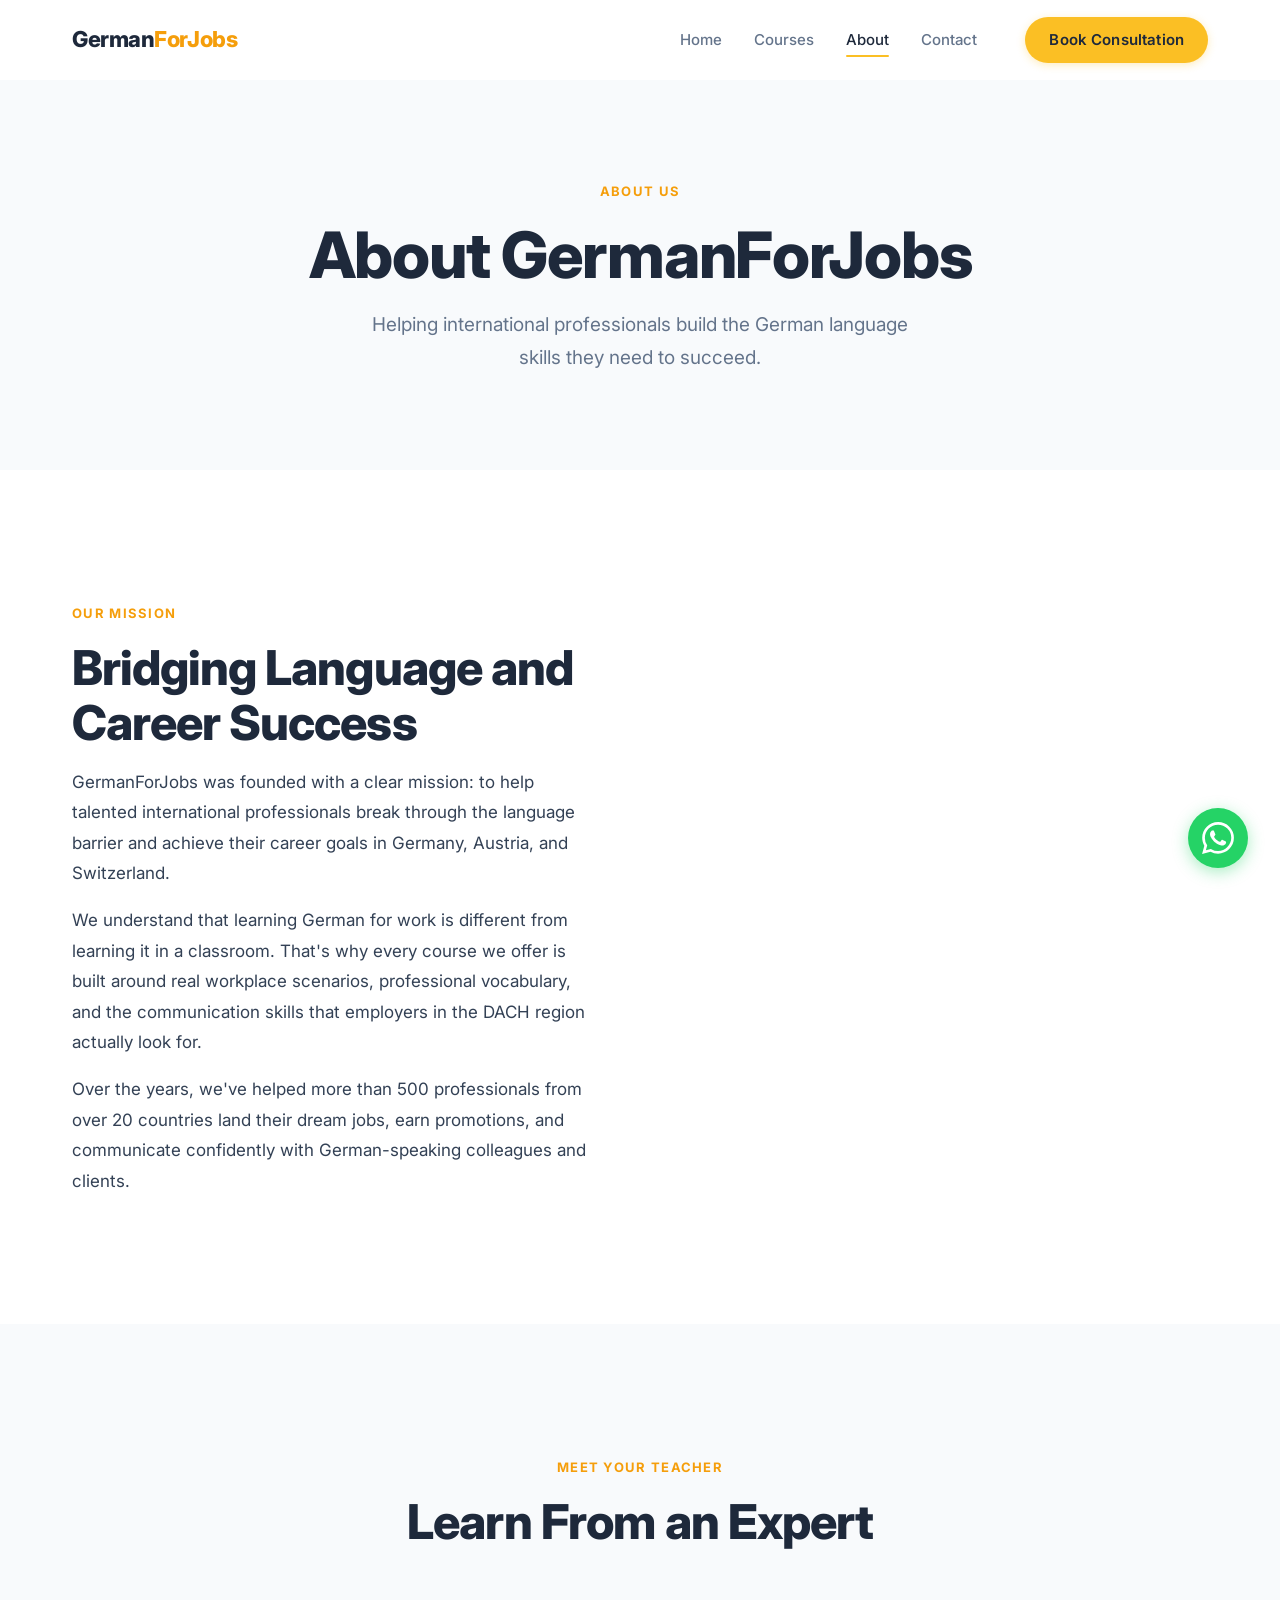
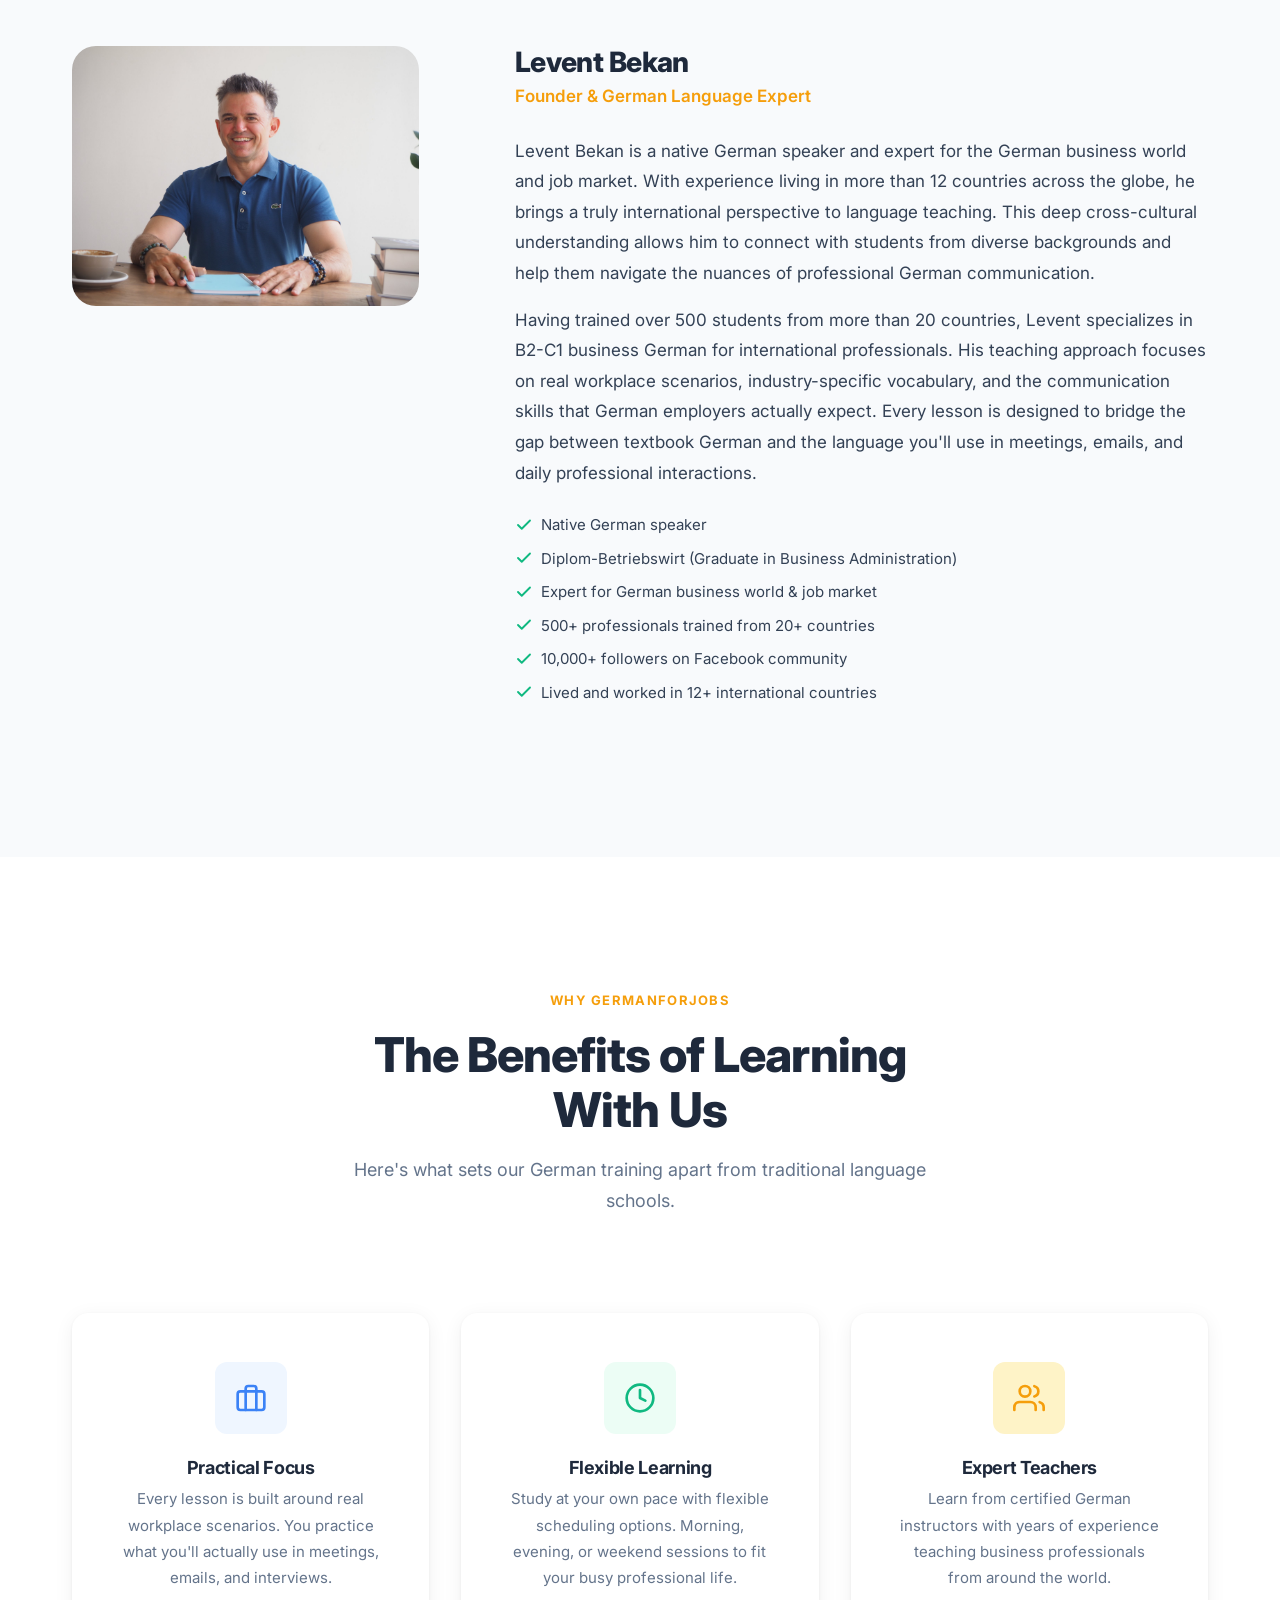
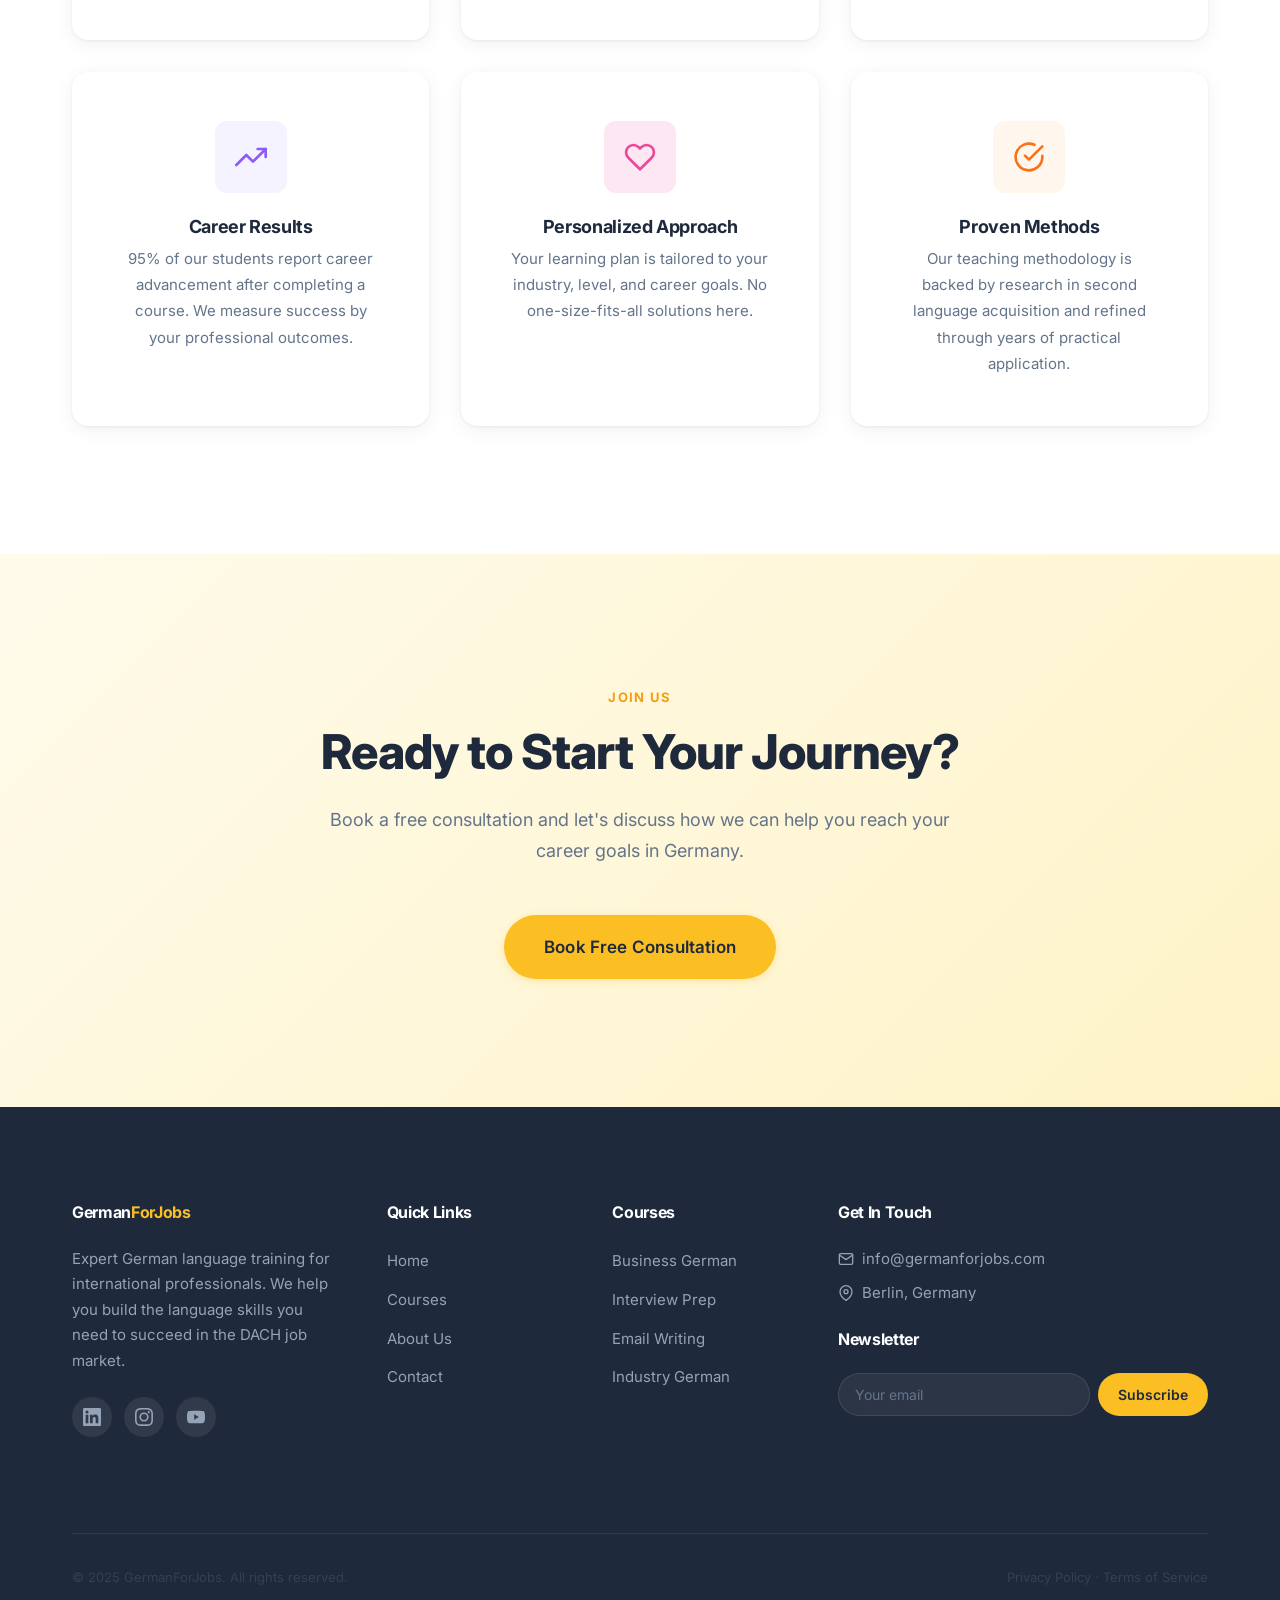
<file: about.html>
<!DOCTYPE html>
<html lang="en">
<head>
  <meta charset="UTF-8">
  <meta name="viewport" content="width=device-width, initial-scale=1.0">
  <meta name="description" content="Learn about GermanForJobs – our mission, our teachers, and why international professionals trust us for career-focused German training.">
  <meta property="og:title" content="About Us – GermanForJobs">
  <meta property="og:description" content="Meet the team behind GermanForJobs and learn about our mission to help professionals succeed in the German job market.">
  <meta property="og:type" content="website">
  <title>About – GermanForJobs</title>
  <link rel="preconnect" href="https://fonts.googleapis.com">
  <link rel="preconnect" href="https://fonts.gstatic.com" crossorigin>
  <link href="https://fonts.googleapis.com/css2?family=Inter:wght@400;500;600;700;800&display=swap" rel="stylesheet">
  <link rel="stylesheet" href="css/style.css">
</head>
<body>

  <!-- Navigation -->
  <nav class="nav" role="navigation" aria-label="Main navigation">
    <div class="nav__inner">
      <a href="index.html" class="nav__logo" aria-label="GermanForJobs Home">German<span>ForJobs</span></a>
      <div class="nav__links" id="nav-links" role="menubar">
        <a href="index.html" class="nav__link" role="menuitem">Home</a>
        <a href="courses.html" class="nav__link" role="menuitem">Courses</a>
        <a href="about.html" class="nav__link nav__link--active" role="menuitem">About</a>
        <a href="contact.html" class="nav__link" role="menuitem">Contact</a>
        <a href="contact.html" class="btn btn--primary btn--sm nav__cta" role="menuitem">Book Consultation</a>
      </div>
      <button class="nav__toggle" aria-label="Toggle menu" aria-expanded="false">
        <span></span><span></span><span></span>
      </button>
    </div>
  </nav>

  <!-- Page Hero -->
  <section class="page-hero">
    <div class="container">
      <span class="section-label">About Us</span>
      <h1>About GermanForJobs</h1>
      <p>Helping international professionals build the German language skills they need to succeed.</p>
    </div>
  </section>

  <!-- Mission Section -->
  <section class="section" aria-label="Our mission">
    <div class="container">
      <div class="about-hero__inner">
        <div class="fade-in-left">
          <span class="section-label">Our Mission</span>
          <h2>Bridging Language and Career Success</h2>
          <p style="margin-top: 1rem; font-size: 1.0625rem; line-height: 1.8;">
            GermanForJobs was founded with a clear mission: to help talented international professionals break through the language barrier and achieve their career goals in Germany, Austria, and Switzerland.
          </p>
          <p style="margin-top: 1rem; font-size: 1.0625rem; line-height: 1.8;">
            We understand that learning German for work is different from learning it in a classroom. That's why every course we offer is built around real workplace scenarios, professional vocabulary, and the communication skills that employers in the DACH region actually look for.
          </p>
          <p style="margin-top: 1rem; font-size: 1.0625rem; line-height: 1.8;">
            Over the years, we've helped more than 500 professionals from over 20 countries land their dream jobs, earn promotions, and communicate confidently with German-speaking colleagues and clients.
          </p>
        </div>
      </div>
    </div>
  </section>

  <!-- Teacher Section -->
  <section class="section section--gray" aria-label="Our teacher">
    <div class="container">
      <div class="section-header fade-in">
        <span class="section-label">Meet Your Teacher</span>
        <h2>Learn From an Expert</h2>
      </div>

      <div class="teacher-section">
        <div class="teacher-photo fade-in-left">
          <img src="levo-professional.jpg" alt="Levent Bekan - German Language Expert" width="400" height="500" loading="lazy">
        </div>
        <div class="teacher-info fade-in-right">
          <h3 class="teacher-info__name">Levent Bekan</h3>
          <p class="teacher-info__title">Founder &amp; German Language Expert</p>
          <p style="line-height: 1.8;">
            Levent Bekan is a native German speaker and expert for the German business world and job market. With experience living in more than 12 countries across the globe, he brings a truly international perspective to language teaching. This deep cross-cultural understanding allows him to connect with students from diverse backgrounds and help them navigate the nuances of professional German communication.
          </p>
          <p style="margin-top: 1rem; line-height: 1.8;">
            Having trained over 500 students from more than 20 countries, Levent specializes in B2-C1 business German for international professionals. His teaching approach focuses on real workplace scenarios, industry-specific vocabulary, and the communication skills that German employers actually expect. Every lesson is designed to bridge the gap between textbook German and the language you'll use in meetings, emails, and daily professional interactions.
          </p>

          <ul class="teacher-info__credentials">
            <li>
              <svg viewBox="0 0 24 24" fill="none" stroke="currentColor" stroke-width="2.5" stroke-linecap="round" stroke-linejoin="round"><polyline points="20 6 9 17 4 12"/></svg>
              Native German speaker
            </li>
            <li>
              <svg viewBox="0 0 24 24" fill="none" stroke="currentColor" stroke-width="2.5" stroke-linecap="round" stroke-linejoin="round"><polyline points="20 6 9 17 4 12"/></svg>
              Diplom-Betriebswirt (Graduate in Business Administration)
            </li>
            <li>
              <svg viewBox="0 0 24 24" fill="none" stroke="currentColor" stroke-width="2.5" stroke-linecap="round" stroke-linejoin="round"><polyline points="20 6 9 17 4 12"/></svg>
              Expert for German business world &amp; job market
            </li>
            <li>
              <svg viewBox="0 0 24 24" fill="none" stroke="currentColor" stroke-width="2.5" stroke-linecap="round" stroke-linejoin="round"><polyline points="20 6 9 17 4 12"/></svg>
              500+ professionals trained from 20+ countries
            </li>
            <li>
              <svg viewBox="0 0 24 24" fill="none" stroke="currentColor" stroke-width="2.5" stroke-linecap="round" stroke-linejoin="round"><polyline points="20 6 9 17 4 12"/></svg>
              10,000+ followers on Facebook community
            </li>
            <li>
              <svg viewBox="0 0 24 24" fill="none" stroke="currentColor" stroke-width="2.5" stroke-linecap="round" stroke-linejoin="round"><polyline points="20 6 9 17 4 12"/></svg>
              Lived and worked in 12+ international countries
            </li>
          </ul>
        </div>
      </div>
    </div>
  </section>

  <!-- Why Choose Us -->
  <section class="section" aria-label="Benefits">
    <div class="container">
      <div class="section-header fade-in">
        <span class="section-label">Why GermanForJobs</span>
        <h2>The Benefits of Learning With Us</h2>
        <p>Here's what sets our German training apart from traditional language schools.</p>
      </div>

      <div class="benefits-grid stagger">
        <div class="benefit-card">
          <div class="benefit-card__icon" style="background: #eff6ff;">
            <svg width="32" height="32" viewBox="0 0 24 24" fill="none" stroke="#3b82f6" stroke-width="2" stroke-linecap="round" stroke-linejoin="round"><rect x="2" y="7" width="20" height="14" rx="2" ry="2"/><path d="M16 21V5a2 2 0 0 0-2-2h-4a2 2 0 0 0-2 2v16"/></svg>
          </div>
          <h3 class="benefit-card__title">Practical Focus</h3>
          <p class="benefit-card__desc">Every lesson is built around real workplace scenarios. You practice what you'll actually use in meetings, emails, and interviews.</p>
        </div>

        <div class="benefit-card">
          <div class="benefit-card__icon" style="background: #ecfdf5;">
            <svg width="32" height="32" viewBox="0 0 24 24" fill="none" stroke="#10b981" stroke-width="2" stroke-linecap="round" stroke-linejoin="round"><circle cx="12" cy="12" r="10"/><polyline points="12 6 12 12 16 14"/></svg>
          </div>
          <h3 class="benefit-card__title">Flexible Learning</h3>
          <p class="benefit-card__desc">Study at your own pace with flexible scheduling options. Morning, evening, or weekend sessions to fit your busy professional life.</p>
        </div>

        <div class="benefit-card">
          <div class="benefit-card__icon" style="background: #fef3c7;">
            <svg width="32" height="32" viewBox="0 0 24 24" fill="none" stroke="#f59e0b" stroke-width="2" stroke-linecap="round" stroke-linejoin="round"><path d="M17 21v-2a4 4 0 0 0-4-4H5a4 4 0 0 0-4 4v2"/><circle cx="9" cy="7" r="4"/><path d="M23 21v-2a4 4 0 0 0-3-3.87"/><path d="M16 3.13a4 4 0 0 1 0 7.75"/></svg>
          </div>
          <h3 class="benefit-card__title">Expert Teachers</h3>
          <p class="benefit-card__desc">Learn from certified German instructors with years of experience teaching business professionals from around the world.</p>
        </div>

        <div class="benefit-card">
          <div class="benefit-card__icon" style="background: #f5f3ff;">
            <svg width="32" height="32" viewBox="0 0 24 24" fill="none" stroke="#8b5cf6" stroke-width="2" stroke-linecap="round" stroke-linejoin="round"><polyline points="23 6 13.5 15.5 8.5 10.5 1 18"/><polyline points="17 6 23 6 23 12"/></svg>
          </div>
          <h3 class="benefit-card__title">Career Results</h3>
          <p class="benefit-card__desc">95% of our students report career advancement after completing a course. We measure success by your professional outcomes.</p>
        </div>

        <div class="benefit-card">
          <div class="benefit-card__icon" style="background: #fce7f3;">
            <svg width="32" height="32" viewBox="0 0 24 24" fill="none" stroke="#ec4899" stroke-width="2" stroke-linecap="round" stroke-linejoin="round"><path d="M20.84 4.61a5.5 5.5 0 0 0-7.78 0L12 5.67l-1.06-1.06a5.5 5.5 0 0 0-7.78 7.78l1.06 1.06L12 21.23l7.78-7.78 1.06-1.06a5.5 5.5 0 0 0 0-7.78z"/></svg>
          </div>
          <h3 class="benefit-card__title">Personalized Approach</h3>
          <p class="benefit-card__desc">Your learning plan is tailored to your industry, level, and career goals. No one-size-fits-all solutions here.</p>
        </div>

        <div class="benefit-card">
          <div class="benefit-card__icon" style="background: #fff7ed;">
            <svg width="32" height="32" viewBox="0 0 24 24" fill="none" stroke="#f97316" stroke-width="2" stroke-linecap="round" stroke-linejoin="round"><path d="M22 11.08V12a10 10 0 1 1-5.93-9.14"/><polyline points="22 4 12 14.01 9 11.01"/></svg>
          </div>
          <h3 class="benefit-card__title">Proven Methods</h3>
          <p class="benefit-card__desc">Our teaching methodology is backed by research in second language acquisition and refined through years of practical application.</p>
        </div>
      </div>
    </div>
  </section>

  <!-- CTA -->
  <section class="cta-section" aria-label="Call to action">
    <div class="container">
      <div class="cta-section__inner fade-in">
        <span class="section-label">Join Us</span>
        <h2>Ready to Start Your Journey?</h2>
        <p>Book a free consultation and let's discuss how we can help you reach your career goals in Germany.</p>
        <a href="contact.html" class="btn btn--primary btn--lg">Book Free Consultation</a>
      </div>
    </div>
  </section>

  <!-- Footer -->
  <footer class="footer" role="contentinfo">
    <div class="container">
      <div class="footer__grid">
        <div class="footer__about">
          <h4 class="footer__heading">German<span style="color: #fbbf24;">ForJobs</span></h4>
          <p>Expert German language training for international professionals. We help you build the language skills you need to succeed in the DACH job market.</p>
          <div class="footer__social">
            <a href="#" aria-label="LinkedIn"><svg width="18" height="18" viewBox="0 0 24 24" fill="currentColor"><path d="M20.447 20.452h-3.554v-5.569c0-1.328-.027-3.037-1.852-3.037-1.853 0-2.136 1.445-2.136 2.939v5.667H9.351V9h3.414v1.561h.046c.477-.9 1.637-1.85 3.37-1.85 3.601 0 4.267 2.37 4.267 5.455v6.286zM5.337 7.433a2.062 2.062 0 0 1-2.063-2.065 2.064 2.064 0 1 1 2.063 2.065zm1.782 13.019H3.555V9h3.564v11.452zM22.225 0H1.771C.792 0 0 .774 0 1.729v20.542C0 23.227.792 24 1.771 24h20.451C23.2 24 24 23.227 24 22.271V1.729C24 .774 23.2 0 22.222 0h.003z"/></svg></a>
            <a href="#" aria-label="Instagram"><svg width="18" height="18" viewBox="0 0 24 24" fill="currentColor"><path d="M12 2.163c3.204 0 3.584.012 4.85.07 3.252.148 4.771 1.691 4.919 4.919.058 1.265.069 1.645.069 4.849 0 3.205-.012 3.584-.069 4.849-.149 3.225-1.664 4.771-4.919 4.919-1.266.058-1.644.07-4.85.07-3.204 0-3.584-.012-4.849-.07-3.26-.149-4.771-1.699-4.919-4.92-.058-1.265-.07-1.644-.07-4.849 0-3.204.013-3.583.07-4.849.149-3.227 1.664-4.771 4.919-4.919 1.266-.057 1.645-.069 4.849-.069zM12 0C8.741 0 8.333.014 7.053.072 2.695.272.273 2.69.073 7.052.014 8.333 0 8.741 0 12c0 3.259.014 3.668.072 4.948.2 4.358 2.618 6.78 6.98 6.98C8.333 23.986 8.741 24 12 24c3.259 0 3.668-.014 4.948-.072 4.354-.2 6.782-2.618 6.979-6.98.059-1.28.073-1.689.073-4.948 0-3.259-.014-3.667-.072-4.947-.196-4.354-2.617-6.78-6.979-6.98C15.668.014 15.259 0 12 0zm0 5.838a6.162 6.162 0 1 0 0 12.324 6.162 6.162 0 0 0 0-12.324zM12 16a4 4 0 1 1 0-8 4 4 0 0 1 0 8zm6.406-11.845a1.44 1.44 0 1 0 0 2.881 1.44 1.44 0 0 0 0-2.881z"/></svg></a>
            <a href="#" aria-label="YouTube"><svg width="18" height="18" viewBox="0 0 24 24" fill="currentColor"><path d="M23.498 6.186a3.016 3.016 0 0 0-2.122-2.136C19.505 3.545 12 3.545 12 3.545s-7.505 0-9.377.505A3.017 3.017 0 0 0 .502 6.186C0 8.07 0 12 0 12s0 3.93.502 5.814a3.016 3.016 0 0 0 2.122 2.136c1.871.505 9.376.505 9.376.505s7.505 0 9.377-.505a3.015 3.015 0 0 0 2.122-2.136C24 15.93 24 12 24 12s0-3.93-.502-5.814zM9.545 15.568V8.432L15.818 12l-6.273 3.568z"/></svg></a>
          </div>
        </div>
        <div>
          <h4 class="footer__heading">Quick Links</h4>
          <ul class="footer__links">
            <li><a href="index.html">Home</a></li>
            <li><a href="courses.html">Courses</a></li>
            <li><a href="about.html">About Us</a></li>
            <li><a href="contact.html">Contact</a></li>
          </ul>
        </div>
        <div>
          <h4 class="footer__heading">Courses</h4>
          <ul class="footer__links">
            <li><a href="courses.html">Business German</a></li>
            <li><a href="courses.html">Interview Prep</a></li>
            <li><a href="courses.html">Email Writing</a></li>
            <li><a href="courses.html">Industry German</a></li>
          </ul>
        </div>
        <div class="footer__contact">
          <h4 class="footer__heading">Get In Touch</h4>
          <p><svg width="16" height="16" viewBox="0 0 24 24" fill="none" stroke="currentColor" stroke-width="2" stroke-linecap="round" stroke-linejoin="round"><path d="M4 4h16c1.1 0 2 .9 2 2v12c0 1.1-.9 2-2 2H4c-1.1 0-2-.9-2-2V6c0-1.1.9-2 2-2z"/><polyline points="22,6 12,13 2,6"/></svg> info@germanforjobs.com</p>
          <p><svg width="16" height="16" viewBox="0 0 24 24" fill="none" stroke="currentColor" stroke-width="2" stroke-linecap="round" stroke-linejoin="round"><path d="M21 10c0 7-9 13-9 13s-9-6-9-13a9 9 0 0 1 18 0z"/><circle cx="12" cy="10" r="3"/></svg> Berlin, Germany</p>
          <div class="footer__newsletter">
            <h4 class="footer__heading" style="margin-top:1.5rem;">Newsletter</h4>
            <form class="footer__newsletter-form" aria-label="Newsletter signup">
              <input type="email" placeholder="Your email" aria-label="Email address" required>
              <button type="submit">Subscribe</button>
            </form>
          </div>
        </div>
      </div>
      <div class="footer__bottom">
        <p>&copy; 2025 GermanForJobs. All rights reserved.</p>
        <p>Privacy Policy &middot; Terms of Service</p>
      </div>
    </div>
  </footer>

  <!-- WhatsApp Float -->
  <a href="https://wa.me/491631716620?text=Hello,%20I'm%20interested%20in%20German%20courses%20at%20GermanForJobs" class="whatsapp-float" target="_blank" rel="noopener noreferrer" aria-label="Chat on WhatsApp">
    <svg viewBox="0 0 24 24" fill="currentColor"><path d="M17.472 14.382c-.297-.149-1.758-.867-2.03-.967-.273-.099-.471-.148-.67.15-.197.297-.767.966-.94 1.164-.173.199-.347.223-.644.075-.297-.15-1.255-.463-2.39-1.475-.883-.788-1.48-1.761-1.653-2.059-.173-.297-.018-.458.13-.606.134-.133.298-.347.446-.52.149-.174.198-.298.298-.497.099-.198.05-.371-.025-.52-.075-.149-.669-1.612-.916-2.207-.242-.579-.487-.5-.669-.51-.173-.008-.371-.01-.57-.01-.198 0-.52.074-.792.372-.272.297-1.04 1.016-1.04 2.479 0 1.462 1.065 2.875 1.213 3.074.149.198 2.096 3.2 5.077 4.487.709.306 1.262.489 1.694.625.712.227 1.36.195 1.871.118.571-.085 1.758-.719 2.006-1.413.248-.694.248-1.289.173-1.413-.074-.124-.272-.198-.57-.347m-5.421 7.403h-.004a9.87 9.87 0 01-5.031-1.378l-.361-.214-3.741.982.998-3.648-.235-.374a9.86 9.86 0 01-1.51-5.26c.001-5.45 4.436-9.884 9.888-9.884 2.64 0 5.122 1.03 6.988 2.898a9.825 9.825 0 012.893 6.994c-.003 5.45-4.437 9.884-9.885 9.884m8.413-18.297A11.815 11.815 0 0012.05 0C5.495 0 .16 5.335.157 11.892c0 2.096.547 4.142 1.588 5.945L.057 24l6.305-1.654a11.882 11.882 0 005.683 1.448h.005c6.554 0 11.89-5.335 11.893-11.893a11.821 11.821 0 00-3.48-8.413z"/></svg>
  </a>

  <script src="js/main.js"></script>
</body>
</html>
</file>
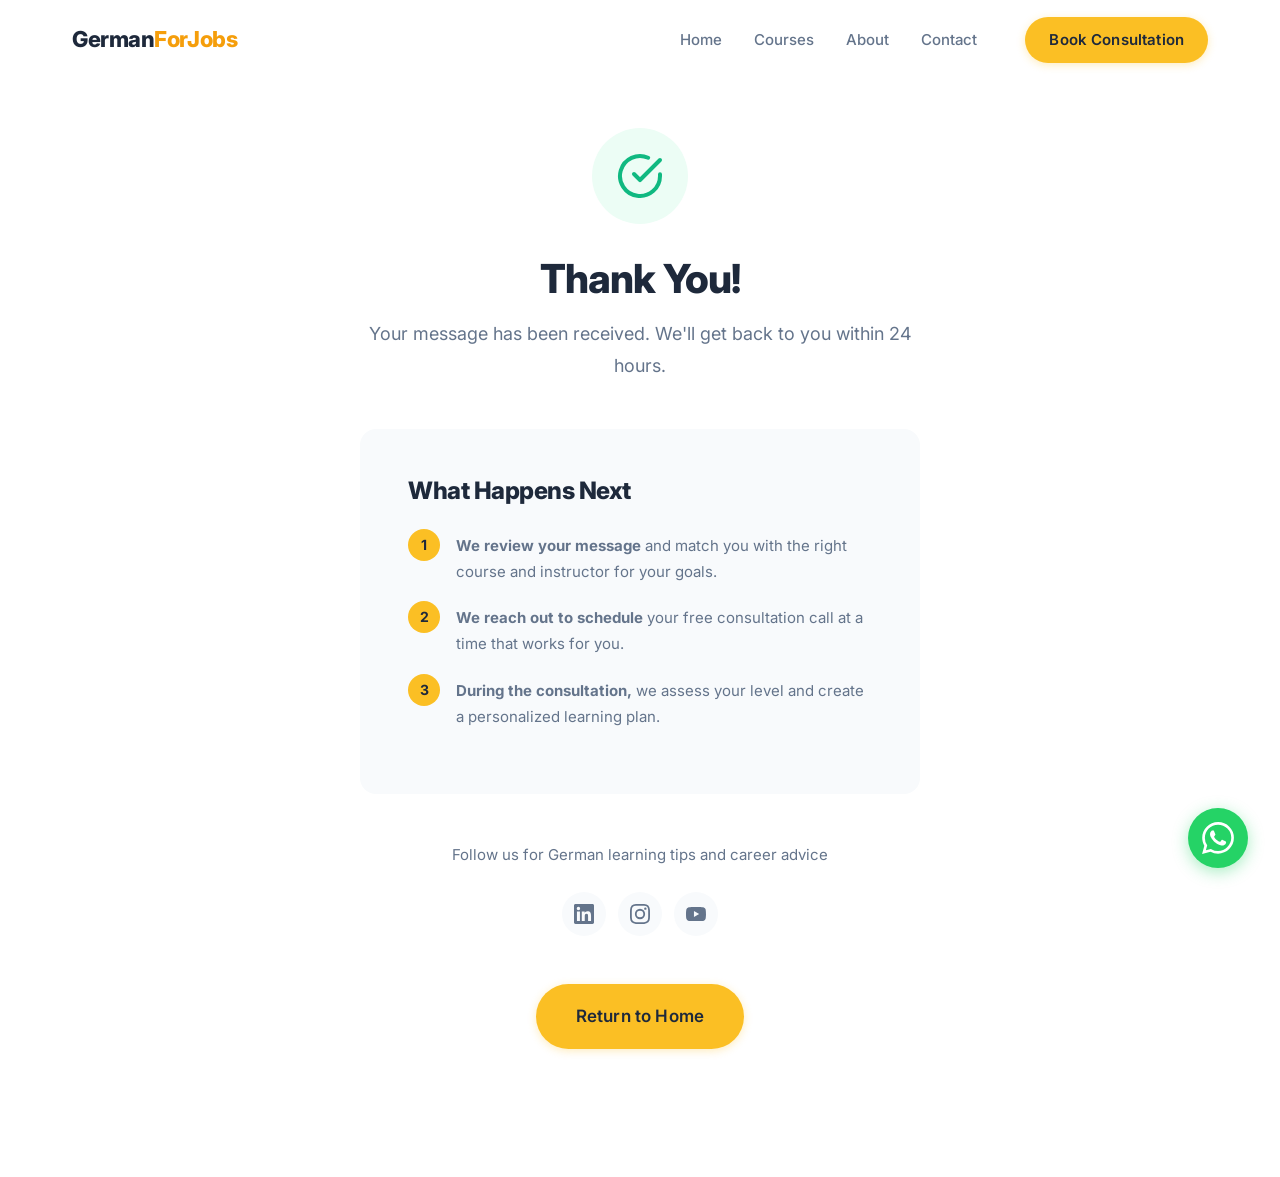
<file: thank-you.html>
<!DOCTYPE html>
<html lang="en">
<head>
  <meta charset="UTF-8">
  <meta name="viewport" content="width=device-width, initial-scale=1.0">
  <meta name="description" content="Thank you for contacting GermanForJobs. We'll be in touch soon.">
  <meta name="robots" content="noindex, nofollow">
  <title>Thank You – GermanForJobs</title>
  <link rel="preconnect" href="https://fonts.googleapis.com">
  <link rel="preconnect" href="https://fonts.gstatic.com" crossorigin>
  <link href="https://fonts.googleapis.com/css2?family=Inter:wght@400;500;600;700;800&display=swap" rel="stylesheet">
  <link rel="stylesheet" href="css/style.css">
</head>
<body>

  <!-- Navigation -->
  <nav class="nav" role="navigation" aria-label="Main navigation">
    <div class="nav__inner">
      <a href="index.html" class="nav__logo" aria-label="GermanForJobs Home">German<span>ForJobs</span></a>
      <div class="nav__links" id="nav-links" role="menubar">
        <a href="index.html" class="nav__link" role="menuitem">Home</a>
        <a href="courses.html" class="nav__link" role="menuitem">Courses</a>
        <a href="about.html" class="nav__link" role="menuitem">About</a>
        <a href="contact.html" class="nav__link" role="menuitem">Contact</a>
        <a href="contact.html" class="btn btn--primary btn--sm nav__cta" role="menuitem">Book Consultation</a>
      </div>
      <button class="nav__toggle" aria-label="Toggle menu" aria-expanded="false">
        <span></span><span></span><span></span>
      </button>
    </div>
  </nav>

  <!-- Thank You Content -->
  <section class="thankyou" aria-label="Thank you">
    <div class="thankyou__inner fade-in">
      <div class="thankyou__icon">
        <svg viewBox="0 0 24 24" fill="none" stroke="currentColor" stroke-width="2" stroke-linecap="round" stroke-linejoin="round">
          <path d="M22 11.08V12a10 10 0 1 1-5.93-9.14"/>
          <polyline points="22 4 12 14.01 9 11.01"/>
        </svg>
      </div>

      <h1>Thank You!</h1>
      <p>Your message has been received. We'll get back to you within 24 hours.</p>

      <div class="thankyou__steps">
        <h3>What Happens Next</h3>

        <div class="thankyou__step">
          <div class="thankyou__step-num">1</div>
          <p><strong>We review your message</strong> and match you with the right course and instructor for your goals.</p>
        </div>

        <div class="thankyou__step">
          <div class="thankyou__step-num">2</div>
          <p><strong>We reach out to schedule</strong> your free consultation call at a time that works for you.</p>
        </div>

        <div class="thankyou__step">
          <div class="thankyou__step-num">3</div>
          <p><strong>During the consultation,</strong> we assess your level and create a personalized learning plan.</p>
        </div>
      </div>

      <p style="font-size: 0.9375rem; color: #64748b; margin-bottom: 1.5rem;">Follow us for German learning tips and career advice</p>

      <div class="thankyou__social">
        <a href="#" aria-label="LinkedIn">
          <svg width="20" height="20" viewBox="0 0 24 24" fill="currentColor"><path d="M20.447 20.452h-3.554v-5.569c0-1.328-.027-3.037-1.852-3.037-1.853 0-2.136 1.445-2.136 2.939v5.667H9.351V9h3.414v1.561h.046c.477-.9 1.637-1.85 3.37-1.85 3.601 0 4.267 2.37 4.267 5.455v6.286zM5.337 7.433a2.062 2.062 0 0 1-2.063-2.065 2.064 2.064 0 1 1 2.063 2.065zm1.782 13.019H3.555V9h3.564v11.452zM22.225 0H1.771C.792 0 0 .774 0 1.729v20.542C0 23.227.792 24 1.771 24h20.451C23.2 24 24 23.227 24 22.271V1.729C24 .774 23.2 0 22.222 0h.003z"/></svg>
        </a>
        <a href="#" aria-label="Instagram">
          <svg width="20" height="20" viewBox="0 0 24 24" fill="currentColor"><path d="M12 2.163c3.204 0 3.584.012 4.85.07 3.252.148 4.771 1.691 4.919 4.919.058 1.265.069 1.645.069 4.849 0 3.205-.012 3.584-.069 4.849-.149 3.225-1.664 4.771-4.919 4.919-1.266.058-1.644.07-4.85.07-3.204 0-3.584-.012-4.849-.07-3.26-.149-4.771-1.699-4.919-4.92-.058-1.265-.07-1.644-.07-4.849 0-3.204.013-3.583.07-4.849.149-3.227 1.664-4.771 4.919-4.919 1.266-.057 1.645-.069 4.849-.069zM12 0C8.741 0 8.333.014 7.053.072 2.695.272.273 2.69.073 7.052.014 8.333 0 8.741 0 12c0 3.259.014 3.668.072 4.948.2 4.358 2.618 6.78 6.98 6.98C8.333 23.986 8.741 24 12 24c3.259 0 3.668-.014 4.948-.072 4.354-.2 6.782-2.618 6.979-6.98.059-1.28.073-1.689.073-4.948 0-3.259-.014-3.667-.072-4.947-.196-4.354-2.617-6.78-6.979-6.98C15.668.014 15.259 0 12 0zm0 5.838a6.162 6.162 0 1 0 0 12.324 6.162 6.162 0 0 0 0-12.324zM12 16a4 4 0 1 1 0-8 4 4 0 0 1 0 8zm6.406-11.845a1.44 1.44 0 1 0 0 2.881 1.44 1.44 0 0 0 0-2.881z"/></svg>
        </a>
        <a href="#" aria-label="YouTube">
          <svg width="20" height="20" viewBox="0 0 24 24" fill="currentColor"><path d="M23.498 6.186a3.016 3.016 0 0 0-2.122-2.136C19.505 3.545 12 3.545 12 3.545s-7.505 0-9.377.505A3.017 3.017 0 0 0 .502 6.186C0 8.07 0 12 0 12s0 3.93.502 5.814a3.016 3.016 0 0 0 2.122 2.136c1.871.505 9.376.505 9.376.505s7.505 0 9.377-.505a3.015 3.015 0 0 0 2.122-2.136C24 15.93 24 12 24 12s0-3.93-.502-5.814zM9.545 15.568V8.432L15.818 12l-6.273 3.568z"/></svg>
        </a>
      </div>

      <a href="index.html" class="btn btn--primary btn--lg">Return to Home</a>
    </div>
  </section>

  <!-- WhatsApp Float -->
  <a href="https://wa.me/491631716620?text=Hello,%20I'm%20interested%20in%20German%20courses%20at%20GermanForJobs" class="whatsapp-float" target="_blank" rel="noopener noreferrer" aria-label="Chat on WhatsApp">
    <svg viewBox="0 0 24 24" fill="currentColor"><path d="M17.472 14.382c-.297-.149-1.758-.867-2.03-.967-.273-.099-.471-.148-.67.15-.197.297-.767.966-.94 1.164-.173.199-.347.223-.644.075-.297-.15-1.255-.463-2.39-1.475-.883-.788-1.48-1.761-1.653-2.059-.173-.297-.018-.458.13-.606.134-.133.298-.347.446-.52.149-.174.198-.298.298-.497.099-.198.05-.371-.025-.52-.075-.149-.669-1.612-.916-2.207-.242-.579-.487-.5-.669-.51-.173-.008-.371-.01-.57-.01-.198 0-.52.074-.792.372-.272.297-1.04 1.016-1.04 2.479 0 1.462 1.065 2.875 1.213 3.074.149.198 2.096 3.2 5.077 4.487.709.306 1.262.489 1.694.625.712.227 1.36.195 1.871.118.571-.085 1.758-.719 2.006-1.413.248-.694.248-1.289.173-1.413-.074-.124-.272-.198-.57-.347m-5.421 7.403h-.004a9.87 9.87 0 01-5.031-1.378l-.361-.214-3.741.982.998-3.648-.235-.374a9.86 9.86 0 01-1.51-5.26c.001-5.45 4.436-9.884 9.888-9.884 2.64 0 5.122 1.03 6.988 2.898a9.825 9.825 0 012.893 6.994c-.003 5.45-4.437 9.884-9.885 9.884m8.413-18.297A11.815 11.815 0 0012.05 0C5.495 0 .16 5.335.157 11.892c0 2.096.547 4.142 1.588 5.945L.057 24l6.305-1.654a11.882 11.882 0 005.683 1.448h.005c6.554 0 11.89-5.335 11.893-11.893a11.821 11.821 0 00-3.48-8.413z"/></svg>
  </a>

  <script src="js/main.js"></script>
</body>
</html>
</file>
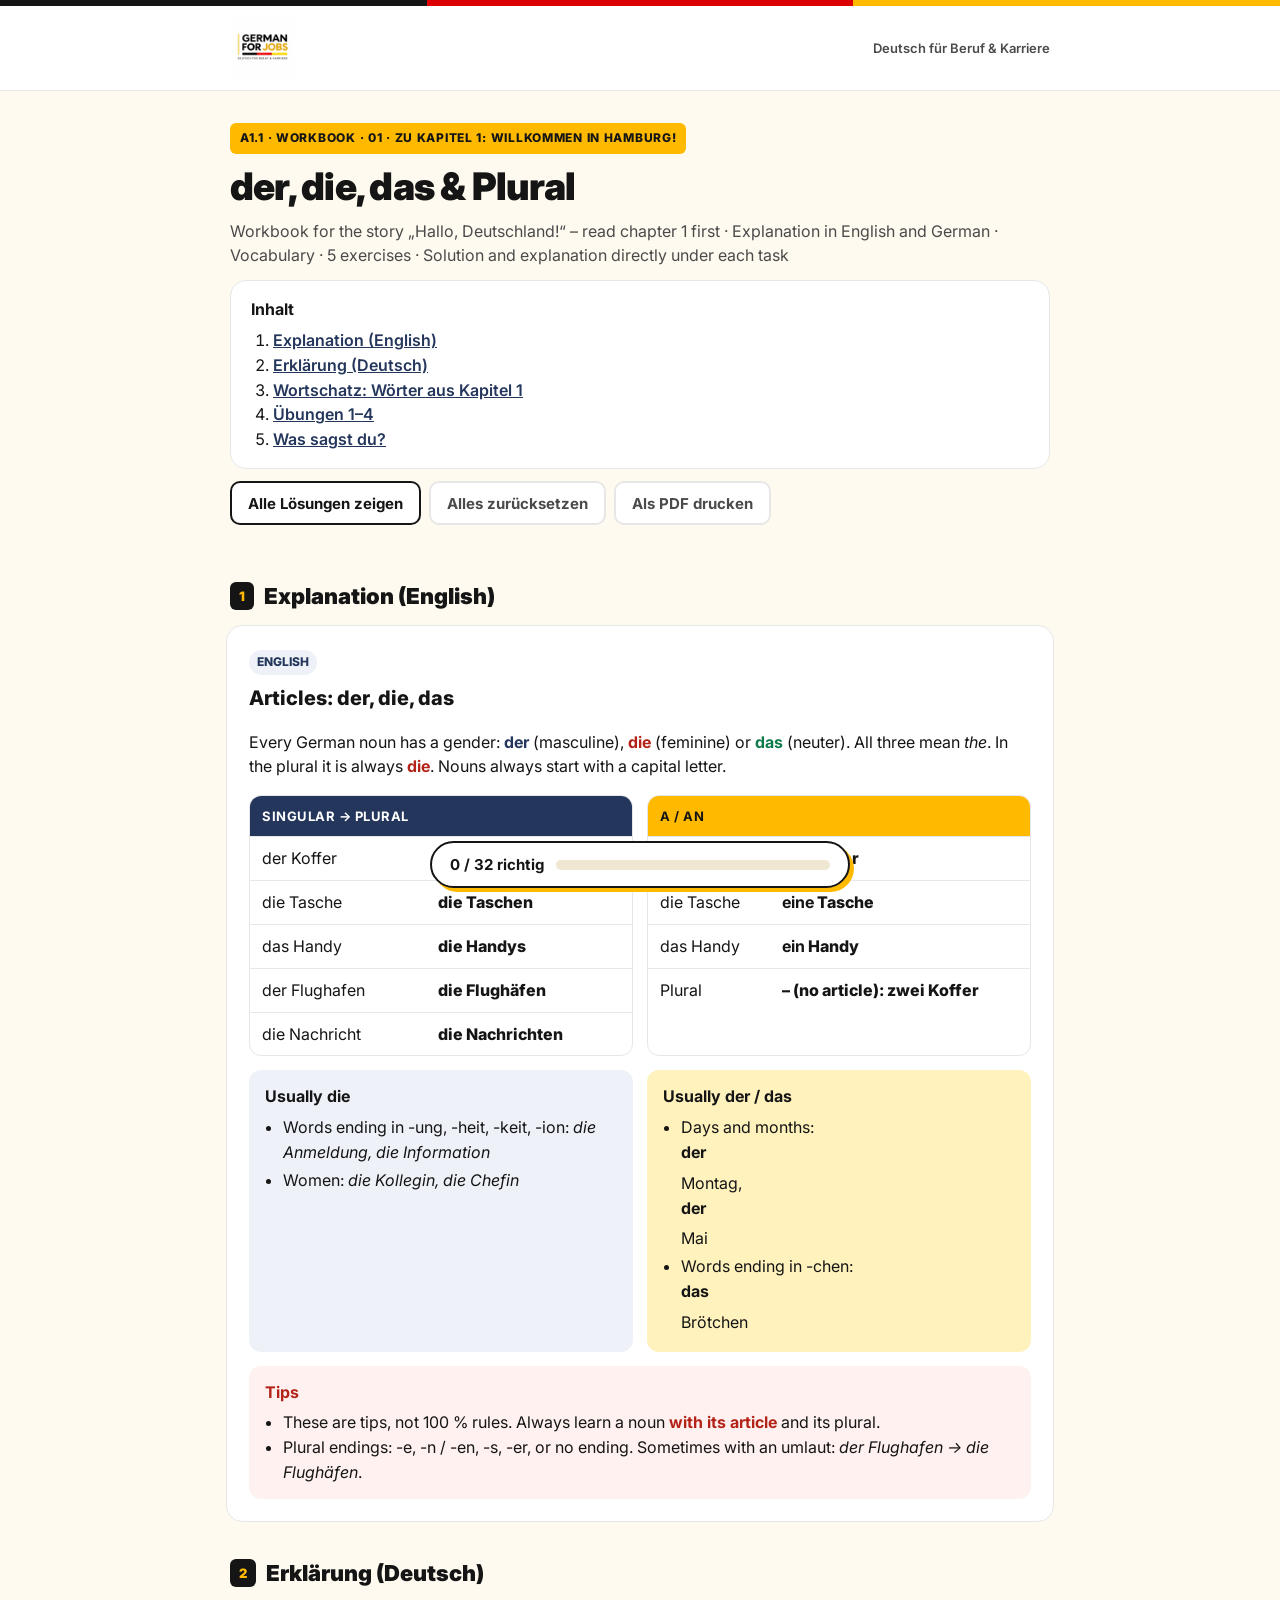
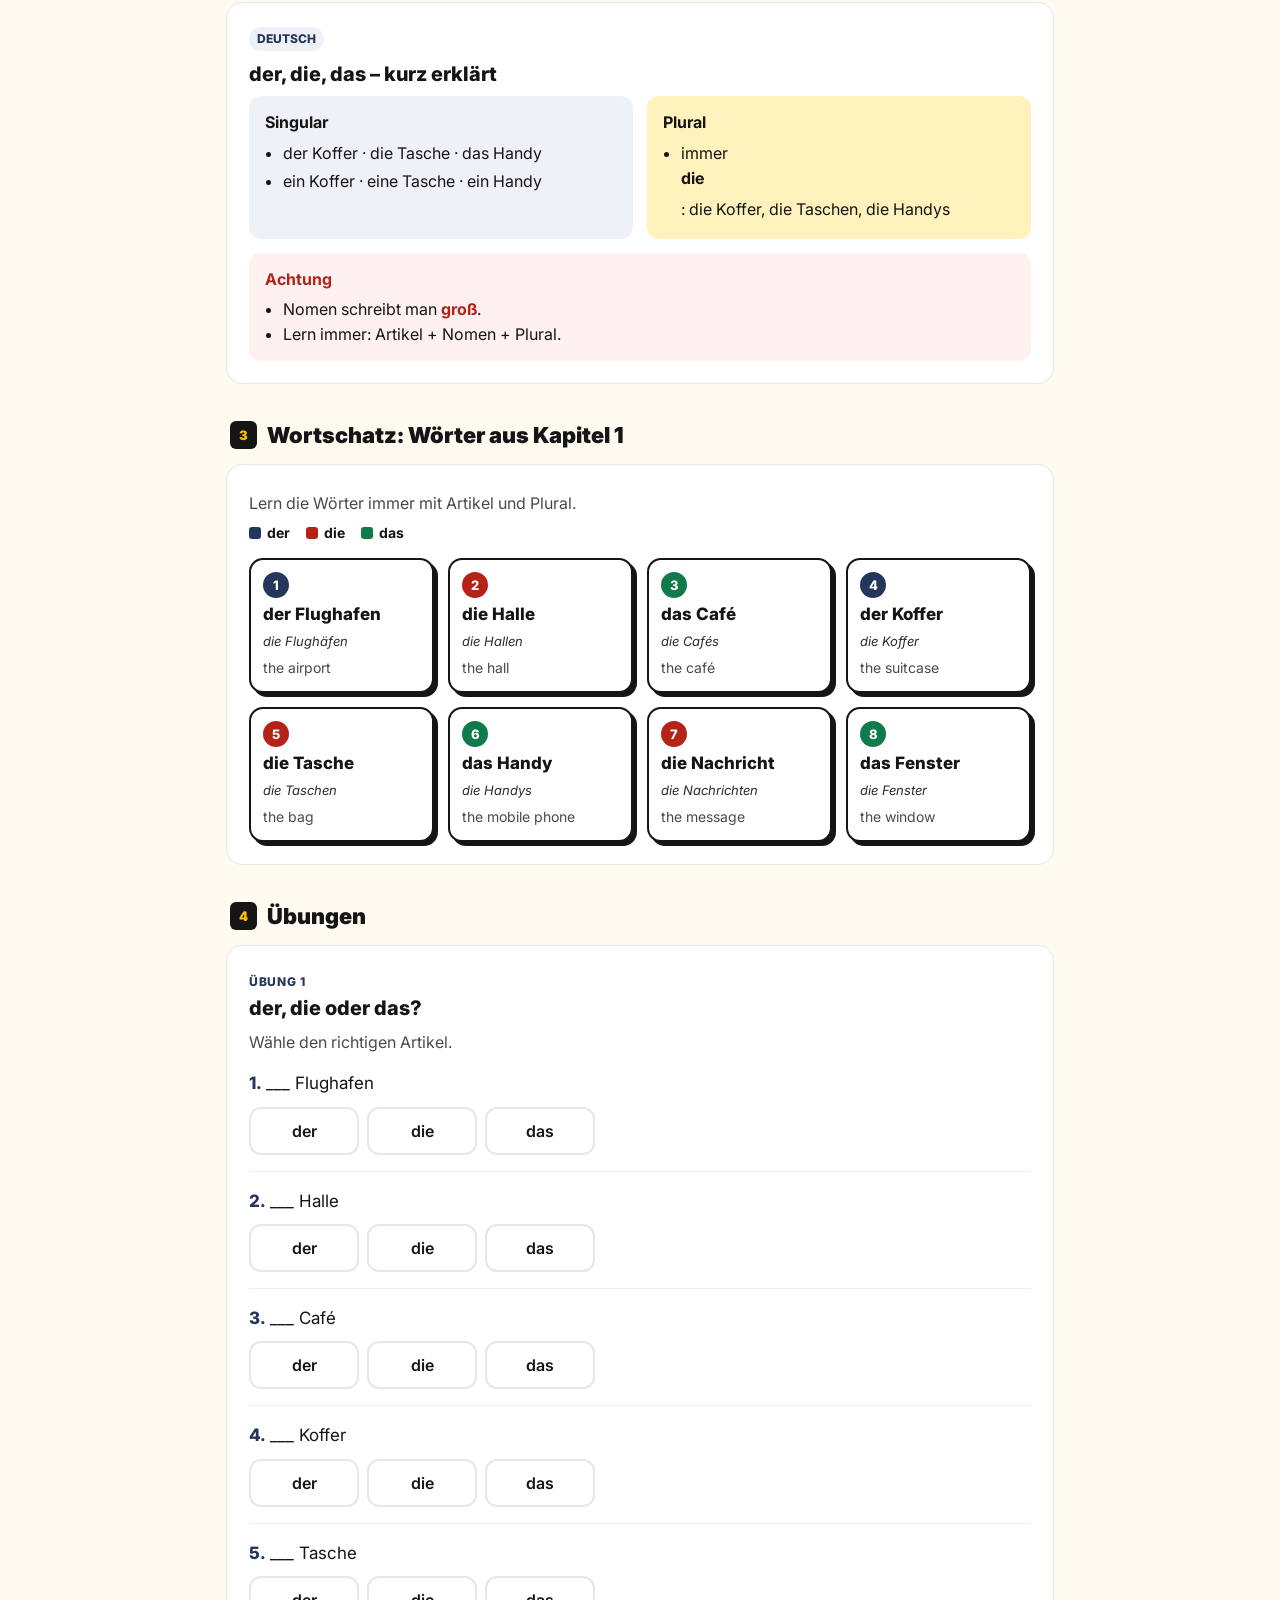
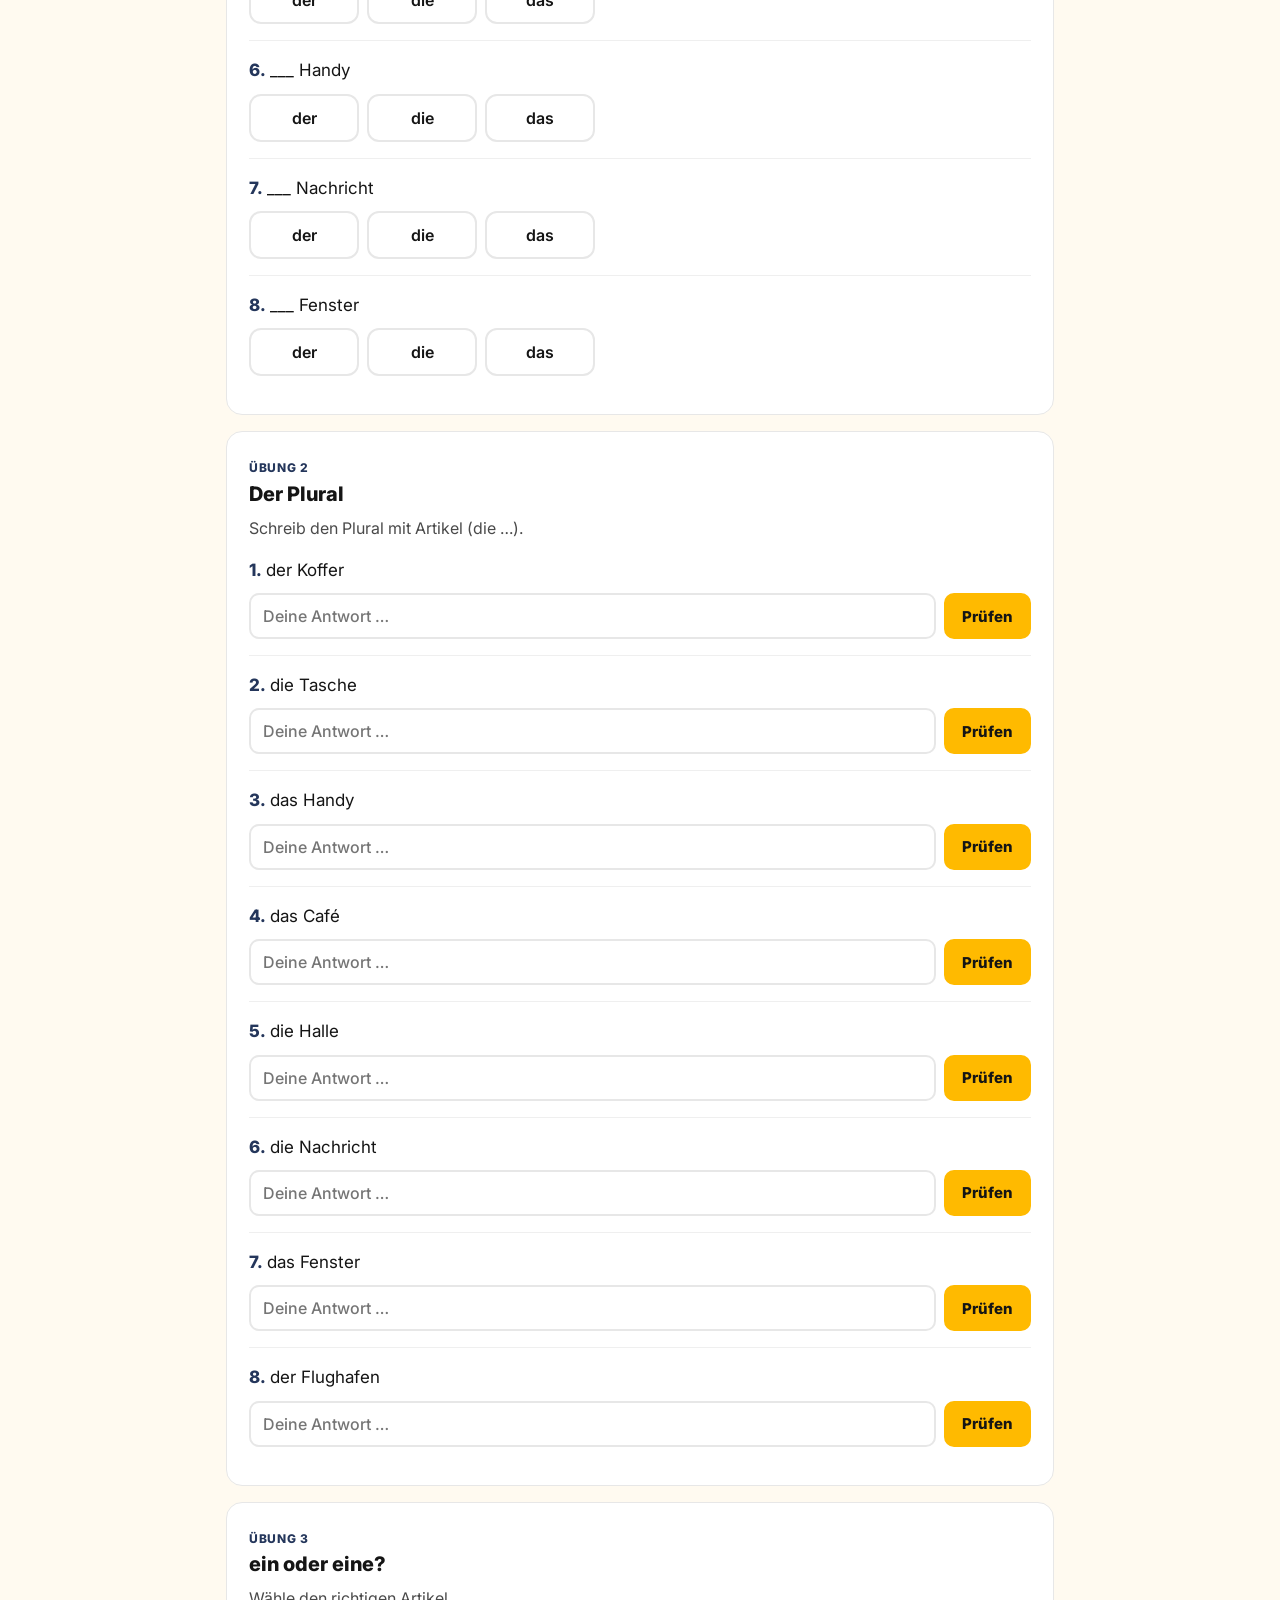
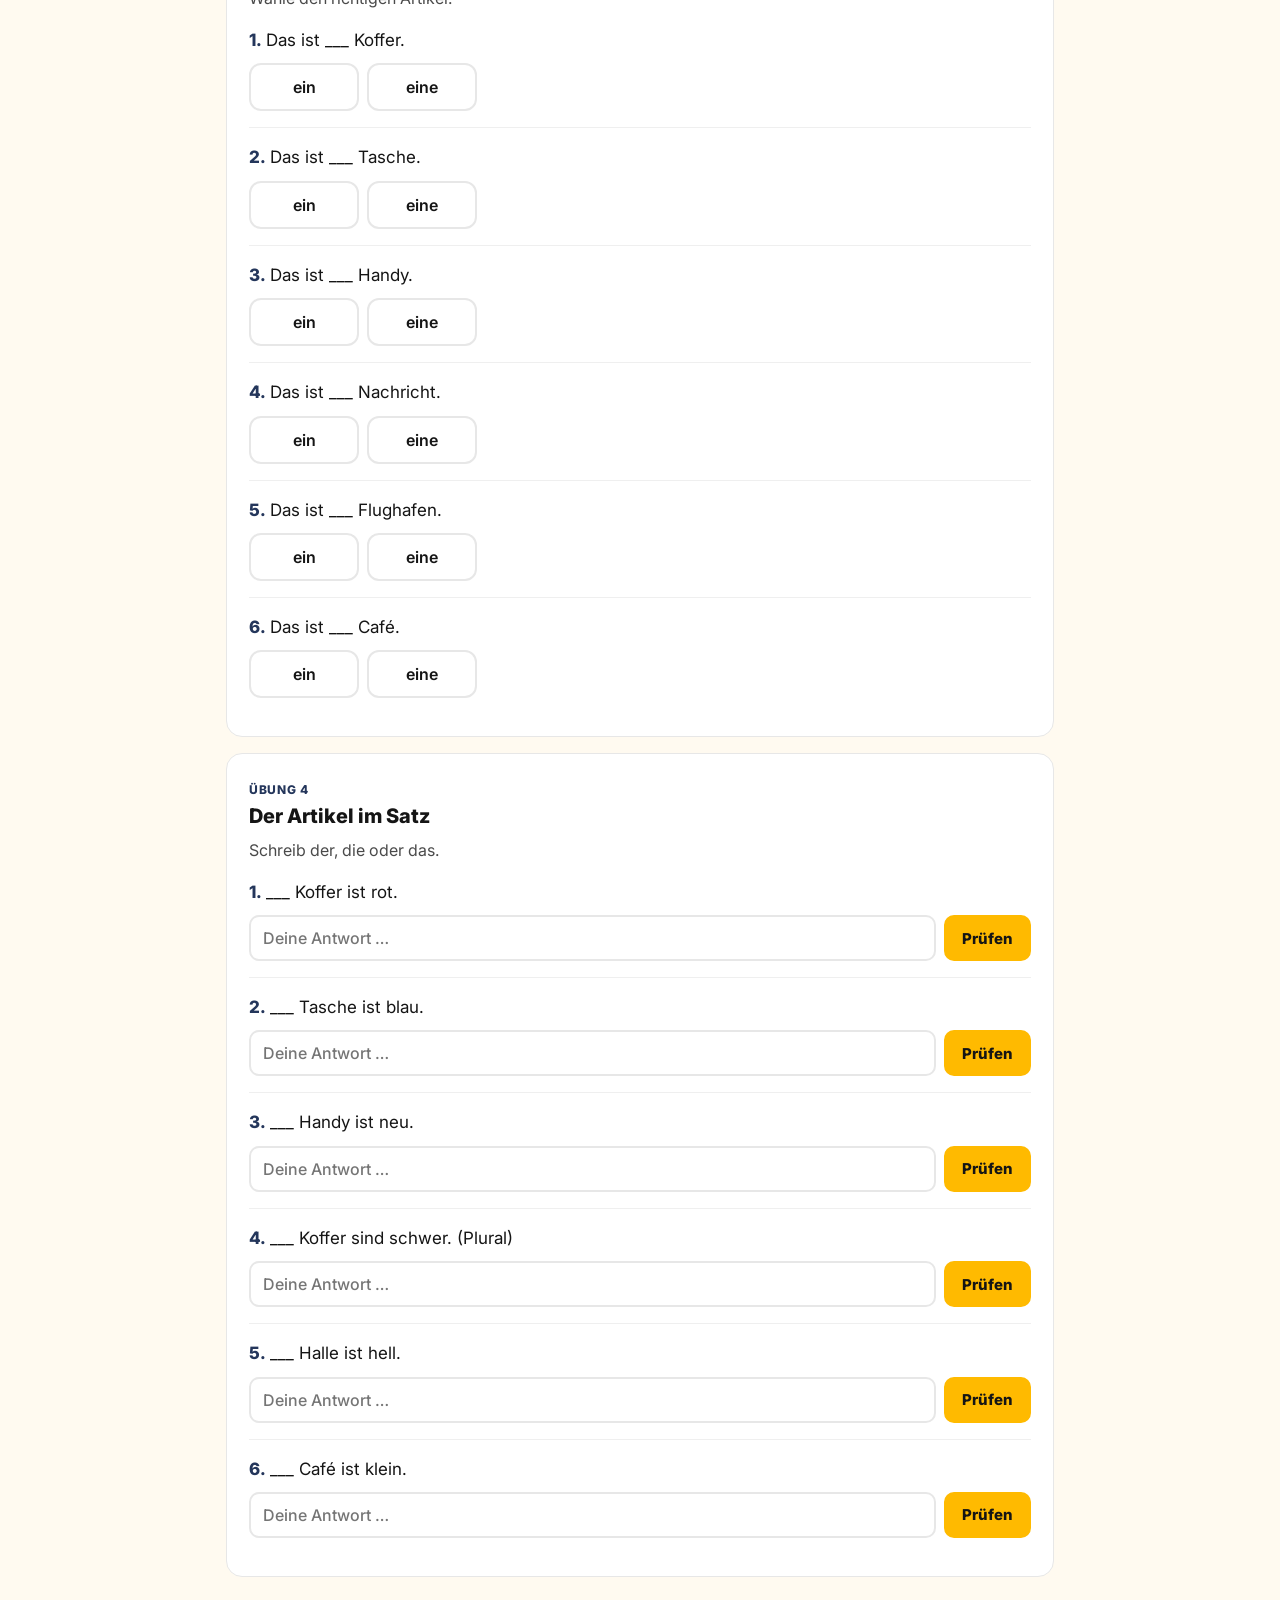
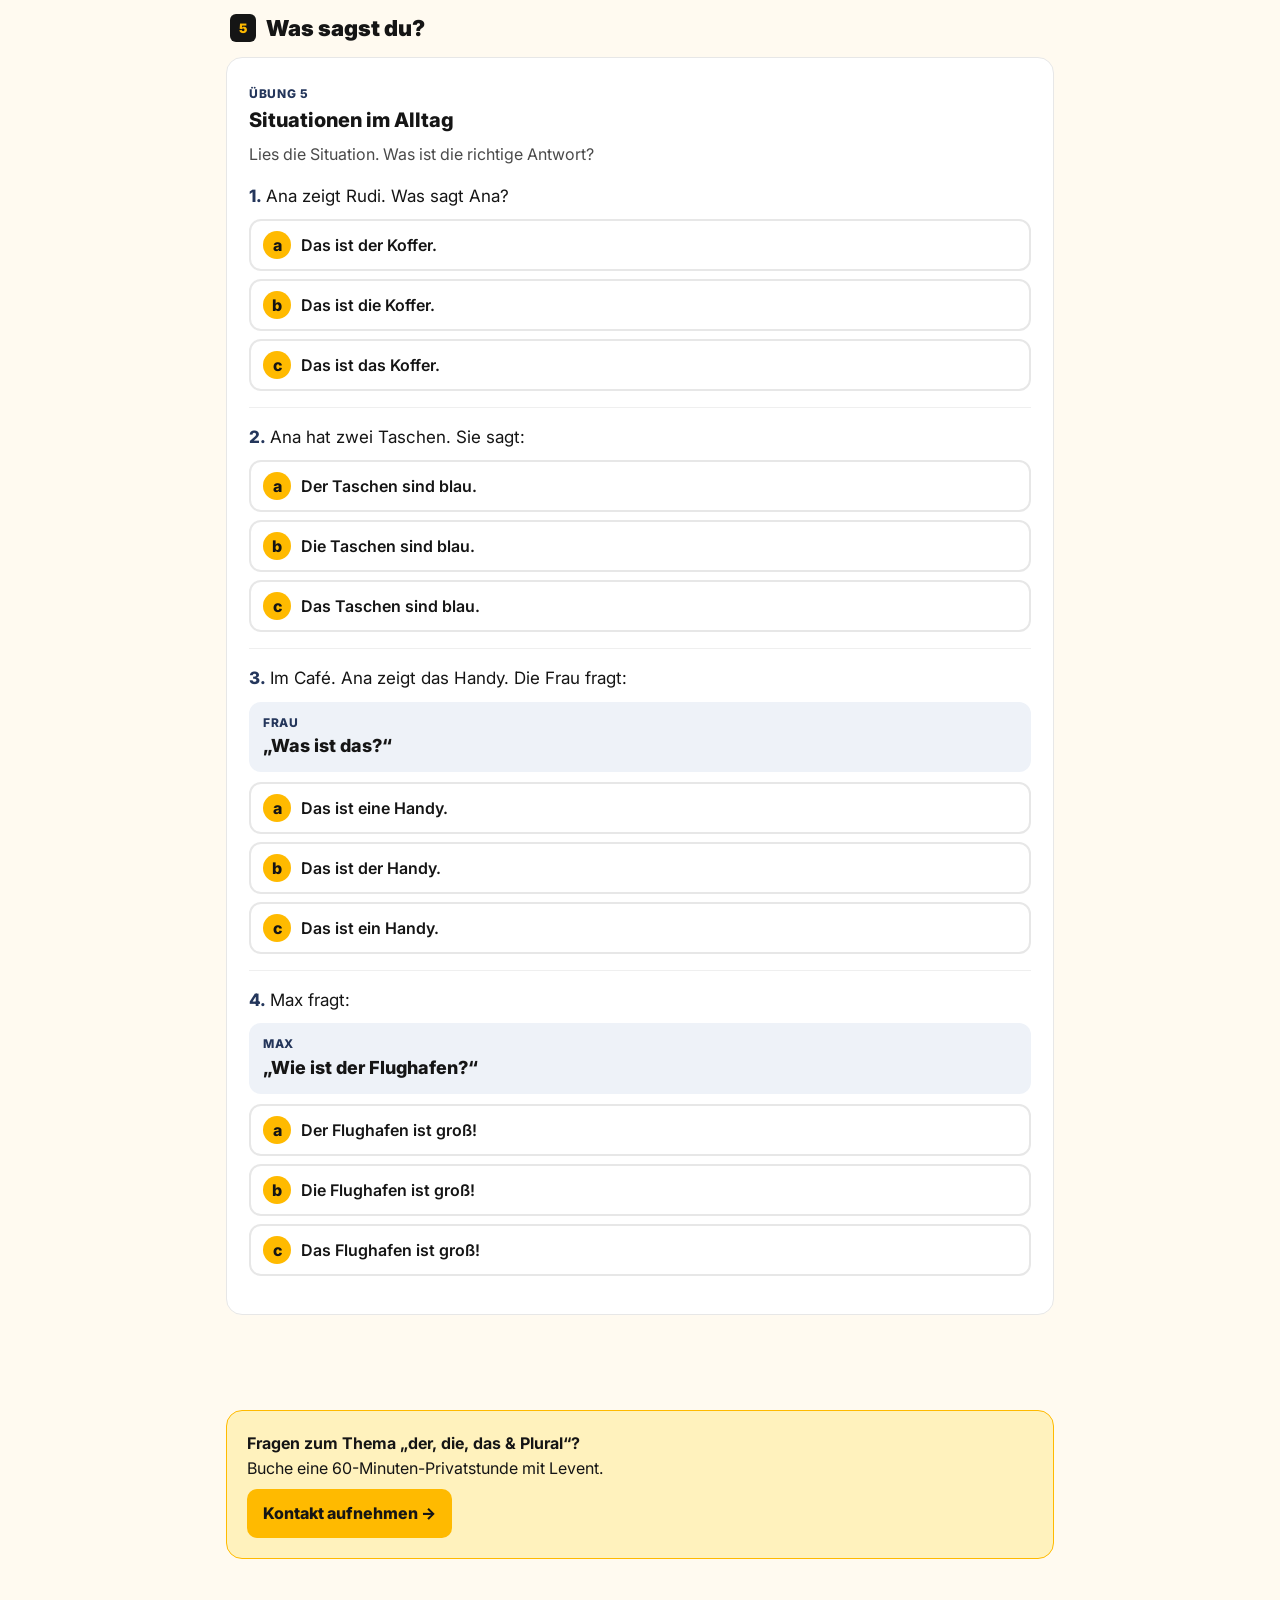
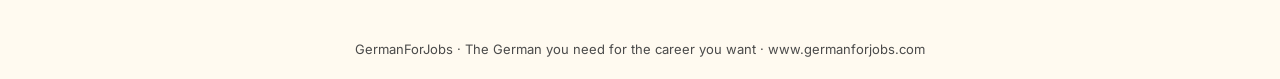
<file: free/A1.1-Workbook-01-der-die-das-plural.html>
<!DOCTYPE html>
<html lang="de">
<head>
<meta charset="utf-8">
<meta name="viewport" content="width=device-width, initial-scale=1">
<title>A1.1 · WORKBOOK · der, die, das &amp; Plural – GermanForJobs</title>
<link rel="preconnect" href="https://fonts.googleapis.com">
<link href="https://fonts.googleapis.com/css2?family=Inter:wght@400;500;600;700;800;900&display=swap" rel="stylesheet">
<style>
:root{--ink:#151515;--gold:#FFBA00;--gold-soft:#FFF2BD;--cream:#FFFAF0;--navy:#24365B;--navy-soft:#EEF2F8;--line:#E7E7E7;--muted:#4A4A4A;--ok:#0F7B4A;--ok-soft:#F0FAF4;--bad:#B42318;--bad-soft:#FEF1F0}
*{box-sizing:border-box}
body{margin:0;background:var(--cream);color:var(--ink);font-family:Inter,Arial,Helvetica,sans-serif;font-size:16px;line-height:1.55}
.flag{height:6px;display:flex}.flag i{flex:1}.flag i:nth-child(1){background:#151515}.flag i:nth-child(2){background:#DD0000}.flag i:nth-child(3){background:var(--gold)}
.top{background:#fff;border-bottom:1px solid var(--line)}
.top .in{max-width:860px;margin:0 auto;padding:10px 20px;display:flex;align-items:center;justify-content:space-between;gap:12px}
.top img{width:64px;height:64px;object-fit:contain}
.top span{font-size:13px;font-weight:600;color:var(--muted)}
main{max-width:860px;margin:0 auto;padding:24px 16px 60px}
.hero{display:flex;flex-direction:column;gap:12px;padding:8px 4px 20px}
.tag{align-self:flex-start;background:var(--gold);font-size:12px;font-weight:800;letter-spacing:.06em;padding:6px 10px;border-radius:6px}
h1{margin:0;font-size:38px;line-height:1.08;font-weight:900;letter-spacing:-.02em}
.meta{margin:0;color:var(--muted)}
.toc{background:#fff;border:1px solid var(--line);border-radius:16px;padding:16px 20px}
.toc b{display:block;margin-bottom:6px}
.toc ol{margin:0;padding-left:22px}.toc a{color:var(--navy);font-weight:600}
.actions{display:flex;flex-wrap:wrap;gap:8px}
.btn{min-height:44px;padding:0 16px;border-radius:10px;font:700 15px Inter,Arial,sans-serif;cursor:pointer;border:2px solid var(--ink);background:#fff;color:var(--ink)}
.btn.gold{background:var(--gold);border-color:var(--gold);font-weight:800}
.btn.ghost{border-color:var(--line);color:var(--muted)}
.part{margin:34px 4px 12px;display:flex;align-items:center;gap:10px}
.part span{background:var(--ink);color:var(--gold);font-weight:900;font-size:13px;padding:4px 9px;border-radius:6px}
.part h2{margin:0;font-size:22px;font-weight:900}
.card{background:#fff;border:1px solid var(--line);border-radius:16px;padding:22px;margin-bottom:16px}
.card h3{margin:0 0 6px;font-size:20px;font-weight:800}
.kicker{font-size:12px;font-weight:800;color:var(--navy);letter-spacing:.06em}
.lead{color:var(--muted);margin:4px 0 0}
.lang{display:inline-block;font-size:12px;font-weight:800;padding:3px 8px;border-radius:99px;background:var(--navy-soft);color:var(--navy);margin-bottom:8px}
.tables{display:grid;grid-template-columns:repeat(auto-fit,minmax(240px,1fr));gap:14px;margin:14px 0}
table{width:100%;border-collapse:collapse;font-size:16px}
th{text-align:left;font-size:13px;padding:10px 12px;letter-spacing:.04em}
td{padding:9px 12px;border-top:1px solid var(--line)}
td:last-child{font-weight:800}
.t-sein th{background:var(--navy);color:#fff}.t-haben th{background:var(--gold);color:var(--ink)}
.tbox{border:1px solid var(--line);border-radius:12px;overflow:hidden}
.uses{display:grid;grid-template-columns:repeat(auto-fit,minmax(240px,1fr));gap:14px}
.use{border-radius:12px;padding:14px 16px}
.use.s{background:var(--navy-soft)}.use.h{background:var(--gold-soft)}
.use b{display:block;margin-bottom:6px}
.use ul{margin:0;padding-left:18px}.use li{margin:3px 0}
.warn{margin-top:14px;background:var(--bad-soft);border-radius:12px;padding:14px 16px}
.warn b{color:var(--bad)}
.warn ul{margin:6px 0 0;padding-left:18px}
/* vocab cards */
.vgrid{display:grid;grid-template-columns:repeat(auto-fill,minmax(180px,1fr));gap:14px;margin-top:14px}
.v{background:#fff;border:2px solid var(--ink);border-radius:14px;padding:12px;box-shadow:4px 4px 0 var(--ink);display:flex;flex-direction:column;gap:6px}
.v .n{width:26px;height:26px;border-radius:99px;display:flex;align-items:center;justify-content:center;font-size:13px;font-weight:800}
.v.s .n{background:var(--navy);color:#fff}.v.h .n{background:var(--gold)}
.v .de{font-size:17px;font-weight:800;line-height:1.25}
.v .en{font-size:14px;color:var(--muted)}
.legend{display:flex;gap:16px;flex-wrap:wrap;font-size:14px;font-weight:700;margin-top:6px}
.legend i{display:inline-block;width:12px;height:12px;border-radius:3px;margin-right:6px;vertical-align:-1px}
/* exercises */
.item{padding:16px 0;border-top:1px solid #EFEFEF}
.item:first-of-type{border-top:0}
.q{margin:0 0 10px;font-size:17px}
.q .num{color:var(--navy);font-weight:800;margin-right:4px}
.hint{color:var(--muted);font-size:14px}
.row{display:flex;gap:8px}
.row input{flex:1;min-width:0;min-height:46px;border:2px solid var(--line);border-radius:10px;padding:0 12px;font:500 16px Inter,Arial,sans-serif;background:#fff;color:var(--ink)}
.row input:focus{outline:3px solid var(--gold-soft);border-color:var(--gold)}
.row input.ok{border-color:var(--ok);background:var(--ok-soft)}.row input.bad{border-color:var(--bad);background:var(--bad-soft)}
.opts{display:flex;flex-direction:column;gap:8px}
.opts.inline{flex-direction:row;flex-wrap:wrap}
.opt{display:flex;align-items:center;gap:10px;text-align:left;min-height:48px;padding:10px 12px;background:#fff;border:2px solid var(--line);border-radius:12px;font:600 16px Inter,Arial,sans-serif;color:var(--ink);cursor:pointer}
.opts.inline .opt{min-width:110px;justify-content:center}
.opt .l{flex:none;width:28px;height:28px;border-radius:99px;background:var(--gold);font-weight:800;display:flex;align-items:center;justify-content:center}
.opt.ok{border-color:var(--ok);background:var(--ok-soft)}.opt.ok .l{background:var(--ok);color:#fff}
.opt.bad{border-color:var(--bad);background:var(--bad-soft)}
.fb{display:none;margin-top:10px;border-radius:10px;padding:12px 14px;font-size:15px}
.fb.show{display:block}
.fb.ok{background:var(--ok-soft)}.fb.bad{background:var(--bad-soft)}
.fb .v1{font-weight:800}.fb.ok .v1{color:var(--ok)}.fb.bad .v1{color:var(--bad)}
.fb .sol{display:block;margin-top:2px}
.speech{background:var(--navy-soft);border-radius:12px;padding:12px 14px;margin:0 0 10px}
.speech small{display:block;font-size:12px;font-weight:800;color:var(--navy);letter-spacing:.05em}
.speech span{font-size:18px;font-weight:800}
.score{position:sticky;bottom:12px;margin:24px auto 0;max-width:420px;background:#fff;border:2px solid var(--ink);border-radius:99px;padding:10px 18px;display:flex;align-items:center;gap:12px;box-shadow:4px 4px 0 var(--gold)}
.bar{flex:1;height:10px;background:#EFE7D2;border-radius:99px;overflow:hidden}.bar i{display:block;height:100%;width:0;background:var(--gold);transition:width .3s}
.score b{font-size:15px;white-space:nowrap}
.cta{background:var(--gold-soft);border:1px solid var(--gold);border-radius:16px;padding:20px;margin-top:24px}
.cta a{display:inline-block;margin-top:8px;background:var(--gold);color:var(--ink);text-decoration:none;font-weight:800;padding:12px 16px;border-radius:10px}
footer{text-align:center;font-size:13px;color:var(--muted);padding:20px}
.print-only{display:none}
.key ol{columns:2;font-size:13px;list-style:none;padding:0}
@media (max-width:520px){h1{font-size:30px}.card{padding:18px}.vgrid{grid-template-columns:repeat(2,minmax(0,1fr))}}
@media print{
 @page{size:A4;margin:16mm}
 body{background:#fff;font-size:12pt}
 .actions,.toc,.btn,.score,.cta,.fb,.top span{display:none!important}
 .card{border:1px solid #ccc;box-shadow:none;padding:14px 16px}
 .item{padding:6px 0}.q{margin:0 0 2px;font-size:12pt}.row input{min-height:26px}.vgrid{gap:8px}.v{padding:8px}.speech{padding:6px 10px;margin:0 0 6px}.opts{gap:4px}
 .item{break-inside:avoid}
 .row input{border:0;border-bottom:1px solid #888;border-radius:0;background:#fff!important;color:transparent}
 .row input::placeholder{color:transparent}
 .opt{border:1px solid #bbb;background:#fff!important;min-height:0;padding:6px 10px}
 .opt .l{background:#fff!important;border:1px solid #888;color:var(--ink)!important}
 .v{box-shadow:none;break-inside:avoid}
 .print-only{display:block}
 .key{break-before:page}
 .part{break-after:avoid}
}

.t-g th{background:#0F7B4A;color:#fff}.t-r th{background:#B42318;color:#fff}
.use.g{background:#F0FAF4}.use.r{background:#FEF1F0}
.v.g .n{background:#0F7B4A;color:#fff}.v.r .n{background:#B42318;color:#fff}
.v .ex{font-size:13px;color:#2B2B2B;font-style:italic}
.letters{display:grid;grid-template-columns:repeat(auto-fill,minmax(92px,1fr));gap:8px;margin:14px 0}
.letters div{border:2px solid var(--ink);border-radius:10px;padding:8px;text-align:center;background:#fff}
.letters b{display:block;font-size:22px}.letters span{font-size:13px;color:var(--muted)}
.letters div.hl{background:var(--gold-soft)}
.note{font-size:14px;color:var(--muted)}
</style>
</head>
<body>
<div class="flag"><i></i><i></i><i></i></div>
<header class="top"><div class="in"><img src="[data-uri]" alt="GermanForJobs"><span>Deutsch für Beruf &amp; Karriere</span></div></header>
<main>
<section class="hero">
 <span class="tag">A1.1 · WORKBOOK · 01 · ZU KAPITEL 1: WILLKOMMEN IN HAMBURG!</span>
 <h1>der, die, das &amp; Plural</h1>
 <p class="meta">Workbook for the story „Hallo, Deutschland!“ – read chapter 1 first · Explanation in English and German · Vocabulary · 5 exercises · Solution and explanation directly under each task</p>
 <p class="print-only">Name: ______________________ &nbsp; Datum: ____________</p>
 <nav class="toc" aria-label="Contents"><b>Inhalt</b>
  <ol>
   <li><a href="#en">Explanation (English)</a></li>
   <li><a href="#de">Erklärung (Deutsch)</a></li>
   <li><a href="#vok">Wortschatz: Wörter aus Kapitel 1</a></li>
   <li><a href="#ex">Übungen 1–4</a></li>
   <li><a href="#was">Was sagst du?</a></li>
  </ol>
 </nav>
 <div class="actions"><button class="btn" id="showAll">Alle Lösungen zeigen</button><button class="btn ghost" id="resetAll">Alles zurücksetzen</button><button class="btn ghost" onclick="window.print()">Als PDF drucken</button></div>
</section>
<div class="part" id="en"><span>1</span><h2>Explanation (English)</h2></div>
<section class="card"><span class="lang">ENGLISH</span>
<h3>Articles: der, die, das</h3>
<p>Every German noun has a gender: <b style="color:#24365B">der</b> (masculine), <b style="color:#B42318">die</b> (feminine) or <b style="color:#0F7B4A">das</b> (neuter). All three mean <i>the</i>. In the plural it is always <b style="color:#B42318">die</b>. Nouns always start with a capital letter.</p>
<div class="tables"><div class="tbox t-sein"><table><tr><th colspan="2">SINGULAR → PLURAL</th></tr><tr><td>der Koffer</td><td>die Koffer</td></tr><tr><td>die Tasche</td><td>die Taschen</td></tr><tr><td>das Handy</td><td>die Handys</td></tr><tr><td>der Flughafen</td><td>die Flughäfen</td></tr><tr><td>die Nachricht</td><td>die Nachrichten</td></tr></table></div><div class="tbox t-haben"><table><tr><th colspan="2">A / AN</th></tr><tr><td>der Koffer</td><td><b>ein</b> Koffer</td></tr><tr><td>die Tasche</td><td><b>eine</b> Tasche</td></tr><tr><td>das Handy</td><td><b>ein</b> Handy</td></tr><tr><td>Plural</td><td>– (no article): zwei Koffer</td></tr></table></div></div>
<div class="uses"><div class="use s"><b>Usually die</b><ul><li>Words ending in -ung, -heit, -keit, -ion: <i>die Anmeldung, die Information</i></li><li>Women: <i>die Kollegin, die Chefin</i></li></ul></div><div class="use h"><b>Usually der / das</b><ul><li>Days and months: <b>der</b> Montag, <b>der</b> Mai</li><li>Words ending in -chen: <b>das</b> Brötchen</li></ul></div></div>
<div class="warn"><b>Tips</b><ul><li>These are tips, not 100 % rules. Always learn a noun <b>with its article</b> and its plural.</li><li>Plural endings: -e, -n / -en, -s, -er, or no ending. Sometimes with an umlaut: <i>der Flughafen → die Flughäfen</i>.</li></ul></div>
</section>
<div class="part" id="de"><span>2</span><h2>Erklärung (Deutsch)</h2></div>
<section class="card"><span class="lang">DEUTSCH</span>
<h3>der, die, das – kurz erklärt</h3>
<div class="uses"><div class="use s"><b>Singular</b><ul><li>der Koffer · die Tasche · das Handy</li><li>ein Koffer · eine Tasche · ein Handy</li></ul></div><div class="use h"><b>Plural</b><ul><li>immer <b>die</b>: die Koffer, die Taschen, die Handys</li></ul></div></div>
<div class="warn"><b>Achtung</b><ul><li>Nomen schreibt man <b>groß</b>.</li><li>Lern immer: Artikel + Nomen + Plural.</li></ul></div>
</section>
<div class="part" id="vok"><span>3</span><h2>Wortschatz: Wörter aus Kapitel 1</h2></div>
<section class="card">
 <p class="lead">Lern die Wörter immer mit Artikel und Plural.</p>
 <div class="legend"><span><i style="background:var(--navy)"></i>der</span><span><i style="background:#B42318"></i>die</span><span><i style="background:#0F7B4A"></i>das</span></div>
 <div class="vgrid" id="vgrid"></div>
</section>
<div class="part" id="ex"><span>4</span><h2>Übungen</h2></div>
<div id="exercises"></div>
<div class="part" id="was"><span>5</span><h2>Was sagst du?</h2></div>
<div id="situations"></div>
<section class="print-only key card" id="key"><h3>Lösungen</h3><ol id="keylist"></ol></section>
<div class="score" aria-live="polite"><b id="scoreTxt">0 / 0 richtig</b><div class="bar"><i id="scoreBar"></i></div></div>
<section class="cta"><b>Fragen zum Thema „der, die, das &amp; Plural“?</b><br>Buche eine 60-Minuten-Privatstunde mit Levent.<br><a href="https://www.germanforjobs.com/#contact">Kontakt aufnehmen →</a></section>
</main>
<footer>GermanForJobs · The German you need for the career you want · www.germanforjobs.com</footer>
<script type="application/json" id="data">{"vocab": [["s", "der Flughafen", "the airport", "die Flughäfen"], ["r", "die Halle", "the hall", "die Hallen"], ["g", "das Café", "the café", "die Cafés"], ["s", "der Koffer", "the suitcase", "die Koffer"], ["r", "die Tasche", "the bag", "die Taschen"], ["g", "das Handy", "the mobile phone", "die Handys"], ["r", "die Nachricht", "the message", "die Nachrichten"], ["g", "das Fenster", "the window", "die Fenster"]], "ex": [{"title": "der, die oder das?", "desc": "Wähle den richtigen Artikel.", "type": "mc", "items": [["___ Flughafen", ["der", "die", "das"], 0, "der Flughafen"], ["___ Halle", ["der", "die", "das"], 1, "die Halle"], ["___ Café", ["der", "die", "das"], 2, "das Café"], ["___ Koffer", ["der", "die", "das"], 0, "der Koffer"], ["___ Tasche", ["der", "die", "das"], 1, "die Tasche"], ["___ Handy", ["der", "die", "das"], 2, "das Handy"], ["___ Nachricht", ["der", "die", "das"], 1, "die Nachricht"], ["___ Fenster", ["der", "die", "das"], 2, "das Fenster"]]}, {"title": "Der Plural", "desc": "Schreib den Plural mit Artikel (die …).", "type": "input", "items": [["der Koffer", ["die koffer", "koffer"], "die Koffer", "keine Endung"], ["die Tasche", ["die taschen", "taschen"], "die Taschen", "Plural mit -n"], ["das Handy", ["die handys", "handys"], "die Handys", "Plural mit -s"], ["das Café", ["die cafés", "cafés", "die cafes", "cafes"], "die Cafés", "Plural mit -s"], ["die Halle", ["die hallen", "hallen"], "die Hallen", "Plural mit -n"], ["die Nachricht", ["die nachrichten", "nachrichten"], "die Nachrichten", "Plural mit -en"], ["das Fenster", ["die fenster", "fenster"], "die Fenster", "keine Endung"], ["der Flughafen", ["die flughäfen", "flughäfen", "die flughaefen", "flughaefen"], "die Flughäfen", "mit Umlaut: a → ä"]]}, {"title": "ein oder eine?", "desc": "Wähle den richtigen Artikel.", "type": "mc", "items": [["Das ist ___ Koffer.", ["ein", "eine"], 0, "der → ein"], ["Das ist ___ Tasche.", ["ein", "eine"], 1, "die → eine"], ["Das ist ___ Handy.", ["ein", "eine"], 0, "das → ein"], ["Das ist ___ Nachricht.", ["ein", "eine"], 1, "die → eine"], ["Das ist ___ Flughafen.", ["ein", "eine"], 0, "der → ein"], ["Das ist ___ Café.", ["ein", "eine"], 0, "das → ein"]]}, {"title": "Der Artikel im Satz", "desc": "Schreib der, die oder das.", "type": "input", "items": [["___ Koffer ist rot.", ["der"], "Der Koffer ist rot.", "der Koffer"], ["___ Tasche ist blau.", ["die"], "Die Tasche ist blau.", "die Tasche"], ["___ Handy ist neu.", ["das"], "Das Handy ist neu.", "das Handy"], ["___ Koffer sind schwer. (Plural)", ["die"], "Die Koffer sind schwer.", "Plural → die"], ["___ Halle ist hell.", ["die"], "Die Halle ist hell.", "die Halle"], ["___ Café ist klein.", ["das"], "Das Café ist klein.", "das Café"]]}], "sit": [["Ana zeigt Rudi. Was sagt Ana?", "", "", ["Das ist der Koffer.", "Das ist die Koffer.", "Das ist das Koffer."], 0, "der Koffer"], ["Ana hat zwei Taschen. Sie sagt:", "", "", ["Der Taschen sind blau.", "Die Taschen sind blau.", "Das Taschen sind blau."], 1, "Plural → die"], ["Im Café. Ana zeigt das Handy. Die Frau fragt:", "FRAU", "„Was ist das?“", ["Das ist eine Handy.", "Das ist der Handy.", "Das ist ein Handy."], 2, "das Handy → ein Handy"], ["Max fragt:", "MAX", "„Wie ist der Flughafen?“", ["Der Flughafen ist groß!", "Die Flughafen ist groß!", "Das Flughafen ist groß!"], 0, "der Flughafen"]]}</script>
<script>
const D=JSON.parse(document.getElementById('data').textContent);
const esc=s=>String(s).replace(/&/g,"&amp;").replace(/</g,"&lt;");
const norm=s=>s.toLowerCase().replace(/ß/g,"ss").replace(/[.,!?;:„“"'()]/g,"").replace(/\s*-\s*/g,"-").replace(/\s+/g," ").trim();
let total=0;const done=new Map();const keys=[];
function score(){let ok=0;done.forEach(v=>{if(v)ok++});document.getElementById("scoreTxt").textContent=ok+" / "+total+" richtig";document.getElementById("scoreBar").style.width=(total?ok/total*100:0)+"%"}
function fb(el,ok,sol,expl,label){el.className="fb show "+(ok?"ok":"bad");el.innerHTML='<span class="v1">'+(label||(ok?"✓ Richtig":"✗ Noch nicht richtig"))+'</span><span class="sol"><b>Lösung:</b> '+esc(sol)+'</span>'+(expl?'<span class="sol">'+esc(expl)+'</span>':'')}
document.getElementById("vgrid").innerHTML=D.vocab.map((v,i)=>`<div class="v ${v[0]}"><span class="n">${i+1}</span><span class="de">${esc(v[1])}</span>${v[3]?`<span class="ex">${esc(v[3])}</span>`:""}<span class="en">${esc(v[2])}</span></div>`).join("");
const exWrap=document.getElementById("exercises");
function mcItem(d,id,q,opts,ci,sol,expl,letters,keyTxt){
 d.innerHTML=`<p class="q"><span class="num">${q.n}.</span>${esc(q.t)}</p>${q.sp?`<div class="speech"><small>${esc(q.sp)}</small><span>${esc(q.line)}</span></div>`:""}<div class="opts ${letters?"":"inline"}">${opts.map((o,k)=>`<button class="opt" data-k="${k}">${letters?`<span class="l">${"abc"[k]}</span>`:""}<span>${esc(o)}</span></button>`).join("")}</div><div class="fb"></div>`;
 const f=d.querySelector(".fb"),bs=[...d.querySelectorAll(".opt")];
 bs.forEach(b=>b.onclick=()=>{const k=+b.dataset.k,ok=k===ci;bs.forEach(x=>x.classList.remove("ok","bad"));b.classList.add(ok?"ok":"bad");if(!ok)bs[ci].classList.add("ok");done.set(id,ok);fb(f,ok,sol,expl);score()});
 d._show=()=>{bs[ci].classList.add("ok");fb(f,true,sol,expl,done.get(id)?null:"Lösung")};
 d._reset=()=>{bs.forEach(x=>x.classList.remove("ok","bad"));f.className="fb";done.set(id,false)};
 keys.push(keyTxt);
}
D.ex.forEach((ex,ei)=>{
 const c=document.createElement("section");c.className="card";
 c.innerHTML=`<span class="kicker">ÜBUNG ${ei+1}</span><h3>${esc(ex.title)}</h3><p class="lead">${esc(ex.desc)}</p>`;
 ex.items.forEach((it,ii)=>{
  const id=`e${ei}_${ii}`;total++;done.set(id,false);
  const d=document.createElement("div");d.className="item";
  if(ex.type==="input"){
   const [q,acc,sol,expl]=it;
   keys.push(`Ü${ei+1}.${ii+1}: ${sol}`);
   d.innerHTML=`<p class="q"><span class="num">${ii+1}.</span>${esc(q)}</p><div class="row"><label style="flex:1;min-width:0;display:flex"><input aria-label="Antwort ${ii+1}" placeholder="Deine Antwort …" autocomplete="off" autocapitalize="off" spellcheck="false"></label><button class="btn gold">Prüfen</button></div><div class="fb"></div>`;
   const inp=d.querySelector("input"),f=d.querySelector(".fb");
   const check=()=>{const ok=acc.some(a=>norm(a)===norm(inp.value));inp.className=inp.value?(ok?"ok":"bad"):"";done.set(id,ok);fb(f,ok,sol,expl);score()};
   d.querySelector("button").onclick=check;
   inp.addEventListener("keydown",e=>{if(e.key==="Enter")check()});
   d._show=()=>{fb(f,true,sol,expl,done.get(id)?null:"Lösung")};
   d._reset=()=>{inp.value="";inp.className="";f.className="fb";done.set(id,false)};
  }else{
   const [q,opts,ci,expl]=it;
   const sol=q.includes("___")?q.replace("___",opts[ci]):opts[ci];
   mcItem(d,id,{n:ii+1,t:q},opts,ci,sol,expl,false,`Ü${ei+1}.${ii+1}: ${opts[ci]}`);
  }
  c.appendChild(d);
 });
 exWrap.appendChild(c);
});
const sc=document.createElement("section");sc.className="card";
const sn=D.ex.length+1;
sc.innerHTML=`<span class="kicker">ÜBUNG ${sn}</span><h3>Situationen im Alltag</h3><p class="lead">Lies die Situation. Was ist die richtige Antwort?</p>`;
D.sit.forEach((s,i)=>{
 const id="s"+i;total++;done.set(id,false);
 const d=document.createElement("div");d.className="item";
 const [intro,sp,line,opts,ci,expl]=s;
 mcItem(d,id,{n:i+1,t:intro,sp:sp,line:line},opts,ci,"abc"[ci]+") "+opts[ci],expl,true,`Ü${sn}.${i+1}: ${"abc"[ci]}`);
 sc.appendChild(d);
});
document.getElementById("situations").appendChild(sc);
document.getElementById("keylist").innerHTML=keys.map(k=>`<li>${esc(k)}</li>`).join("");
const all=()=>[...document.querySelectorAll(".item")];
document.getElementById("showAll").onclick=()=>{all().forEach(d=>d._show&&d._show());score()};
document.getElementById("resetAll").onclick=()=>{all().forEach(d=>d._reset&&d._reset());score()};
score();
</script>
</body>
</html>
</file>
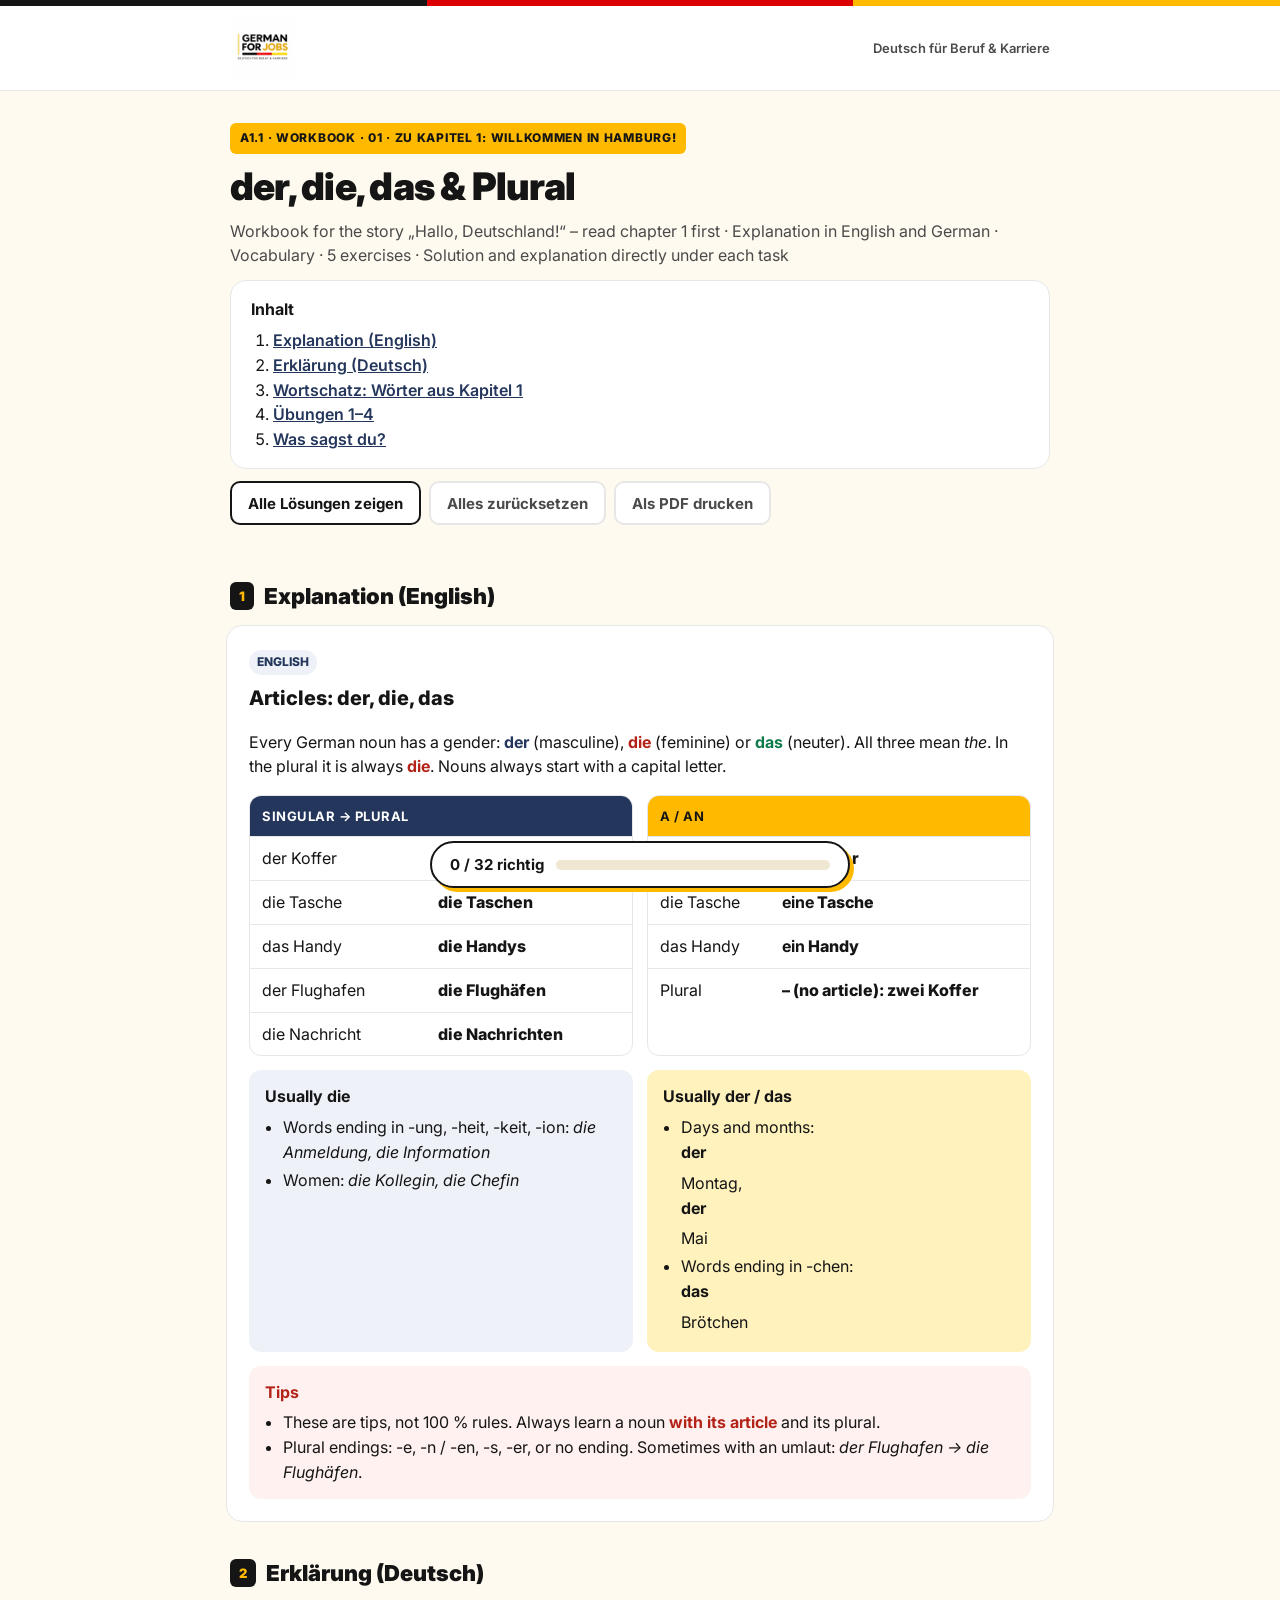
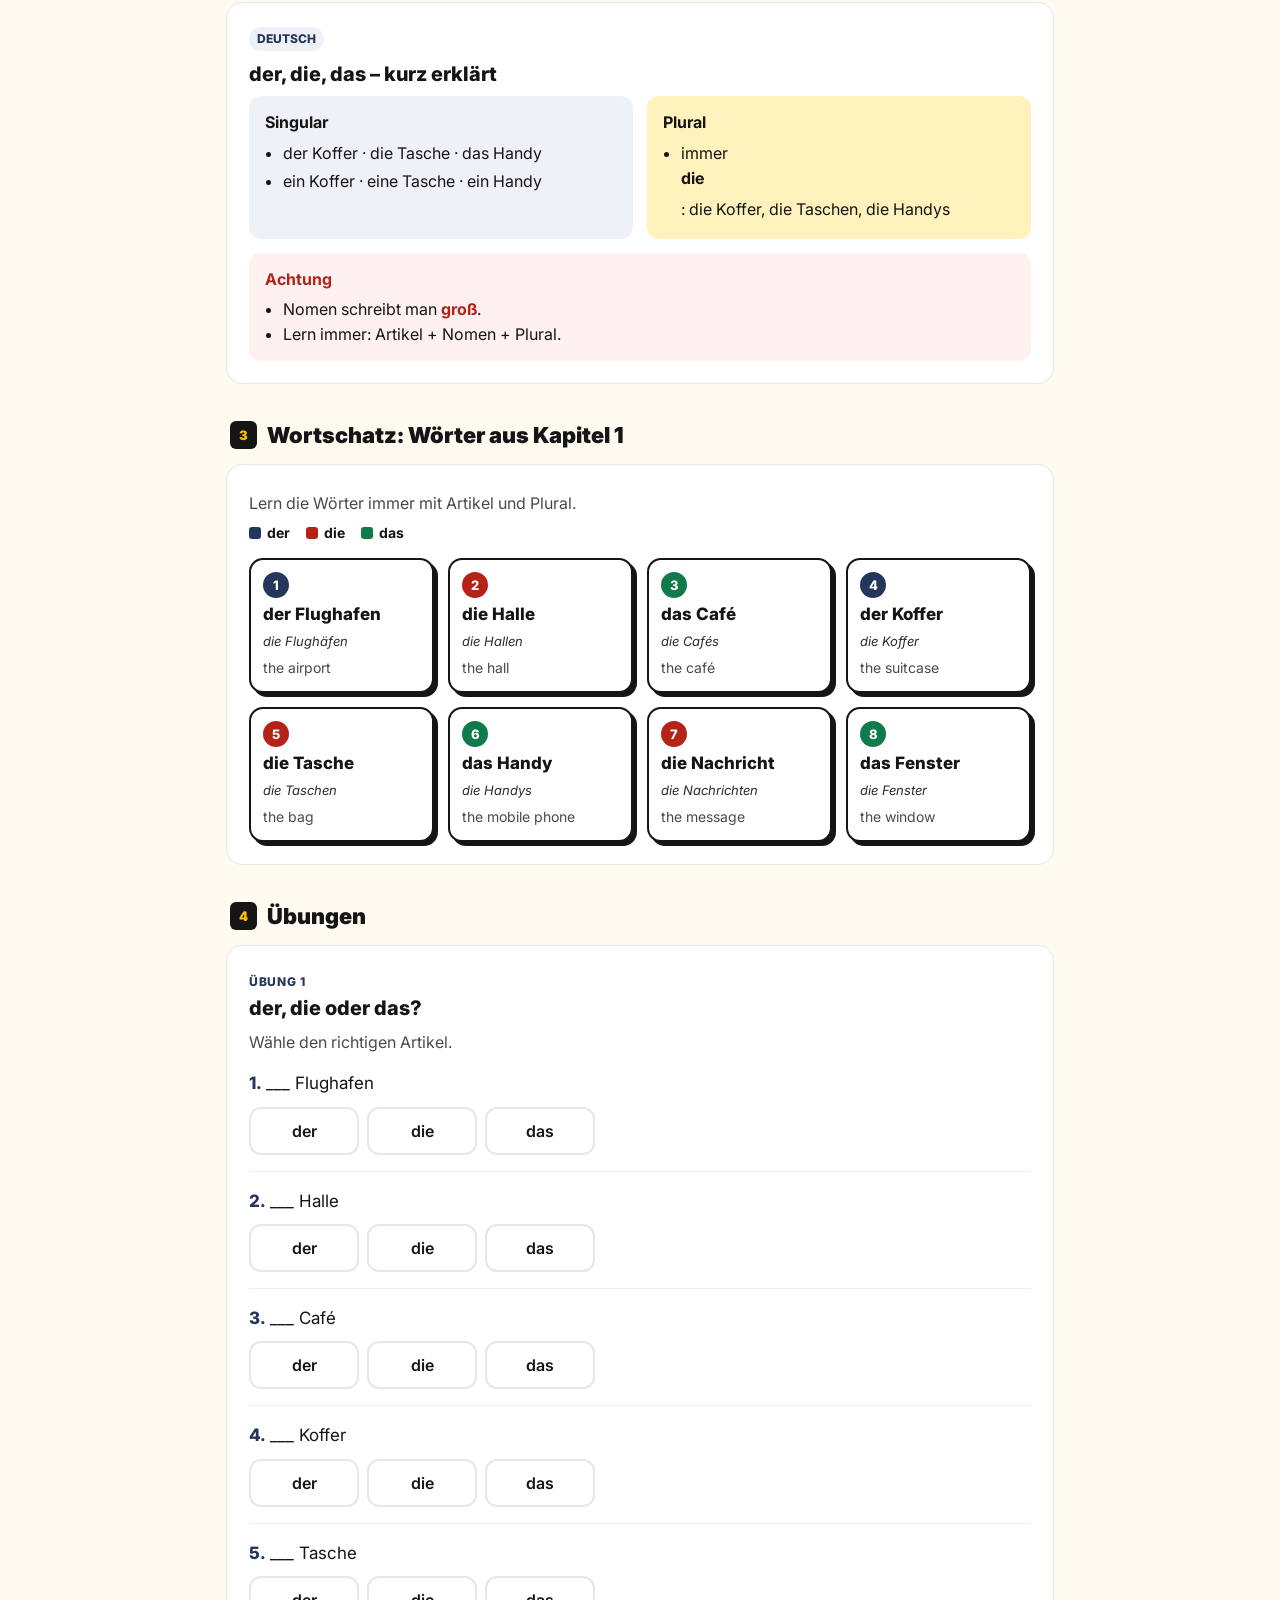
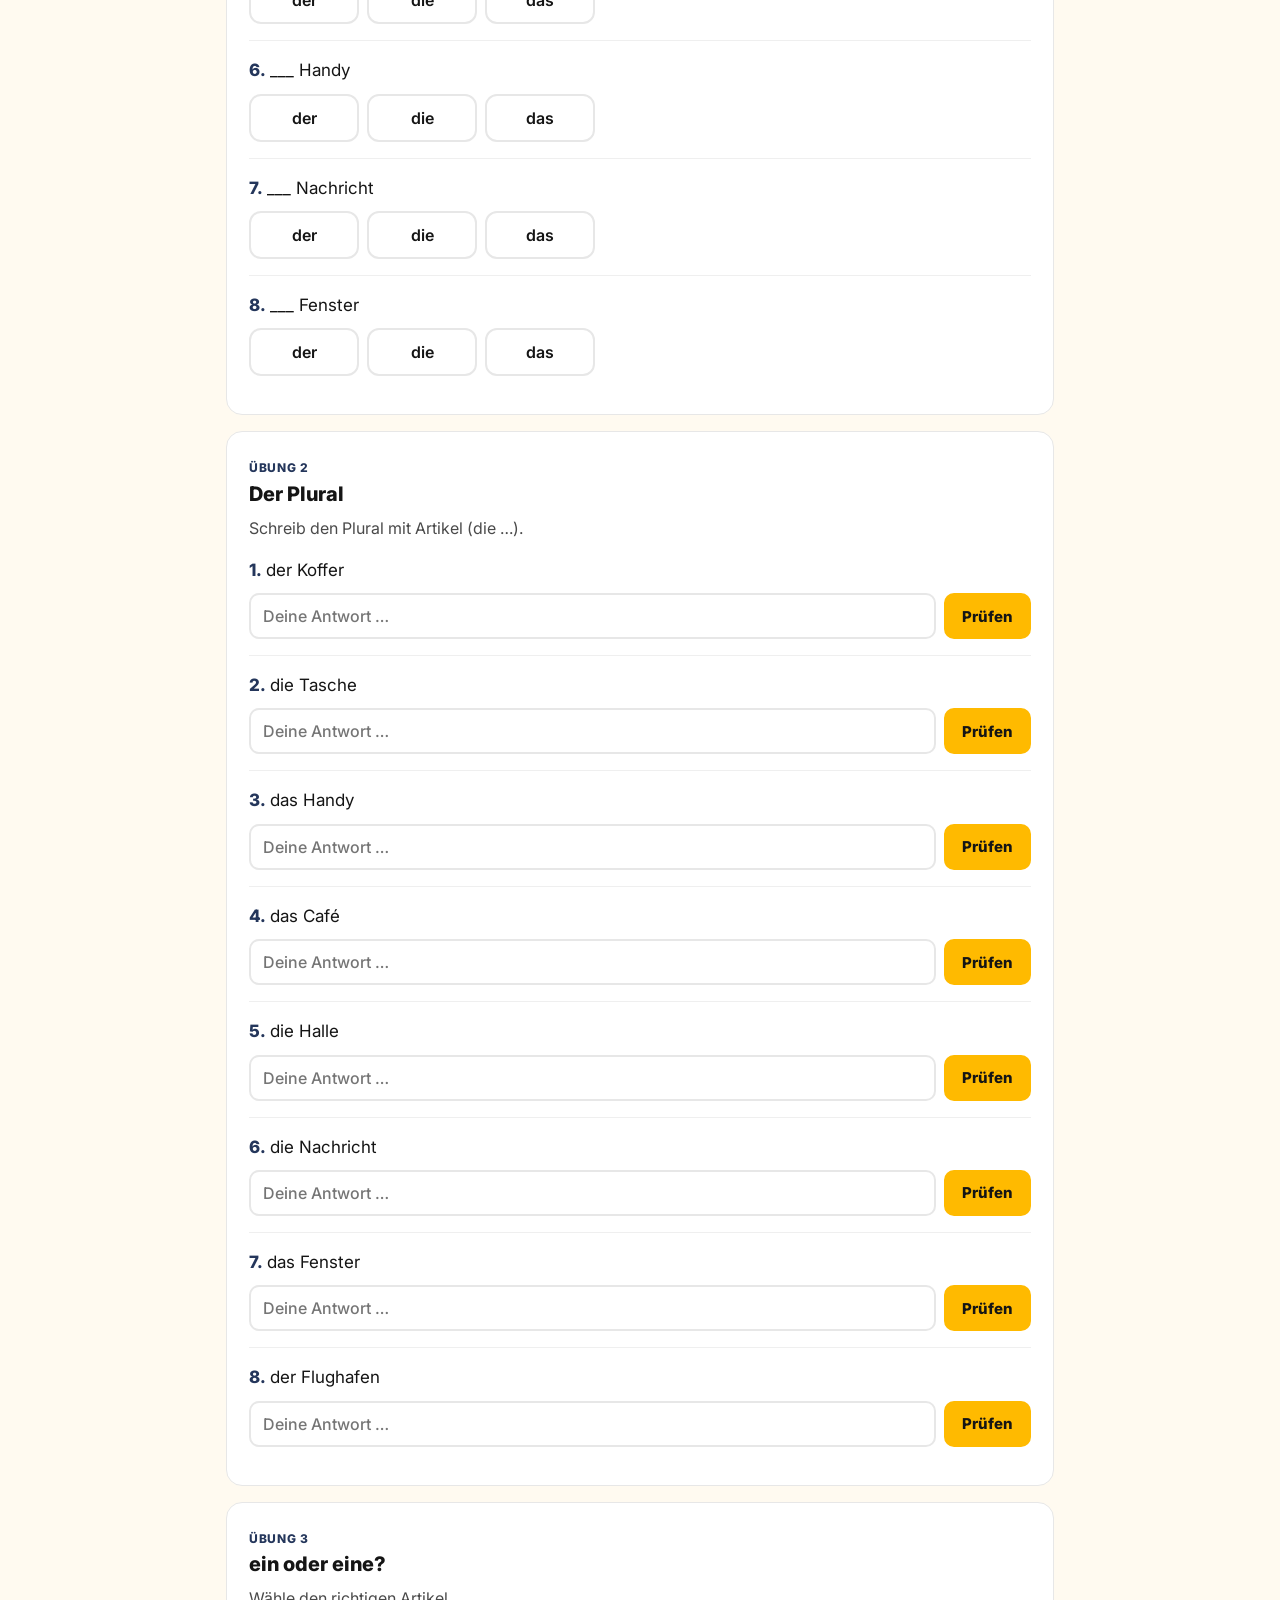
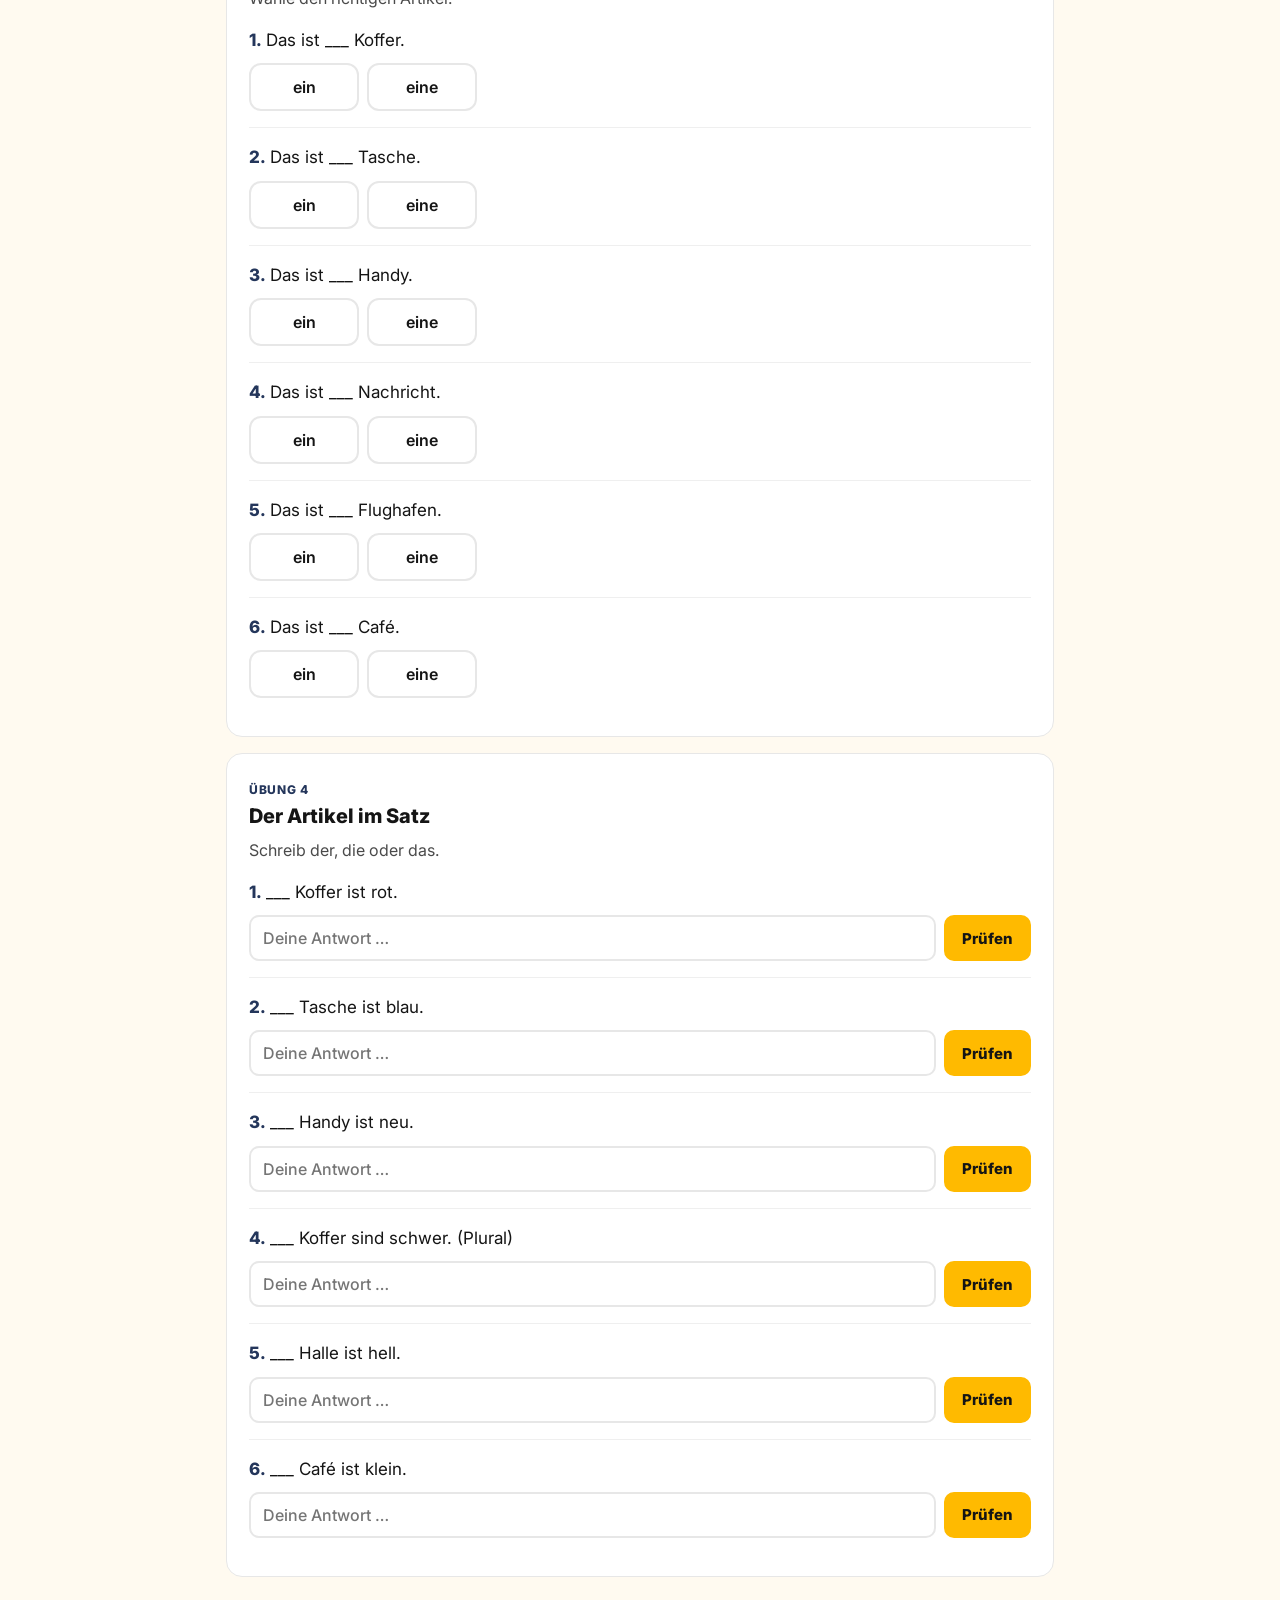
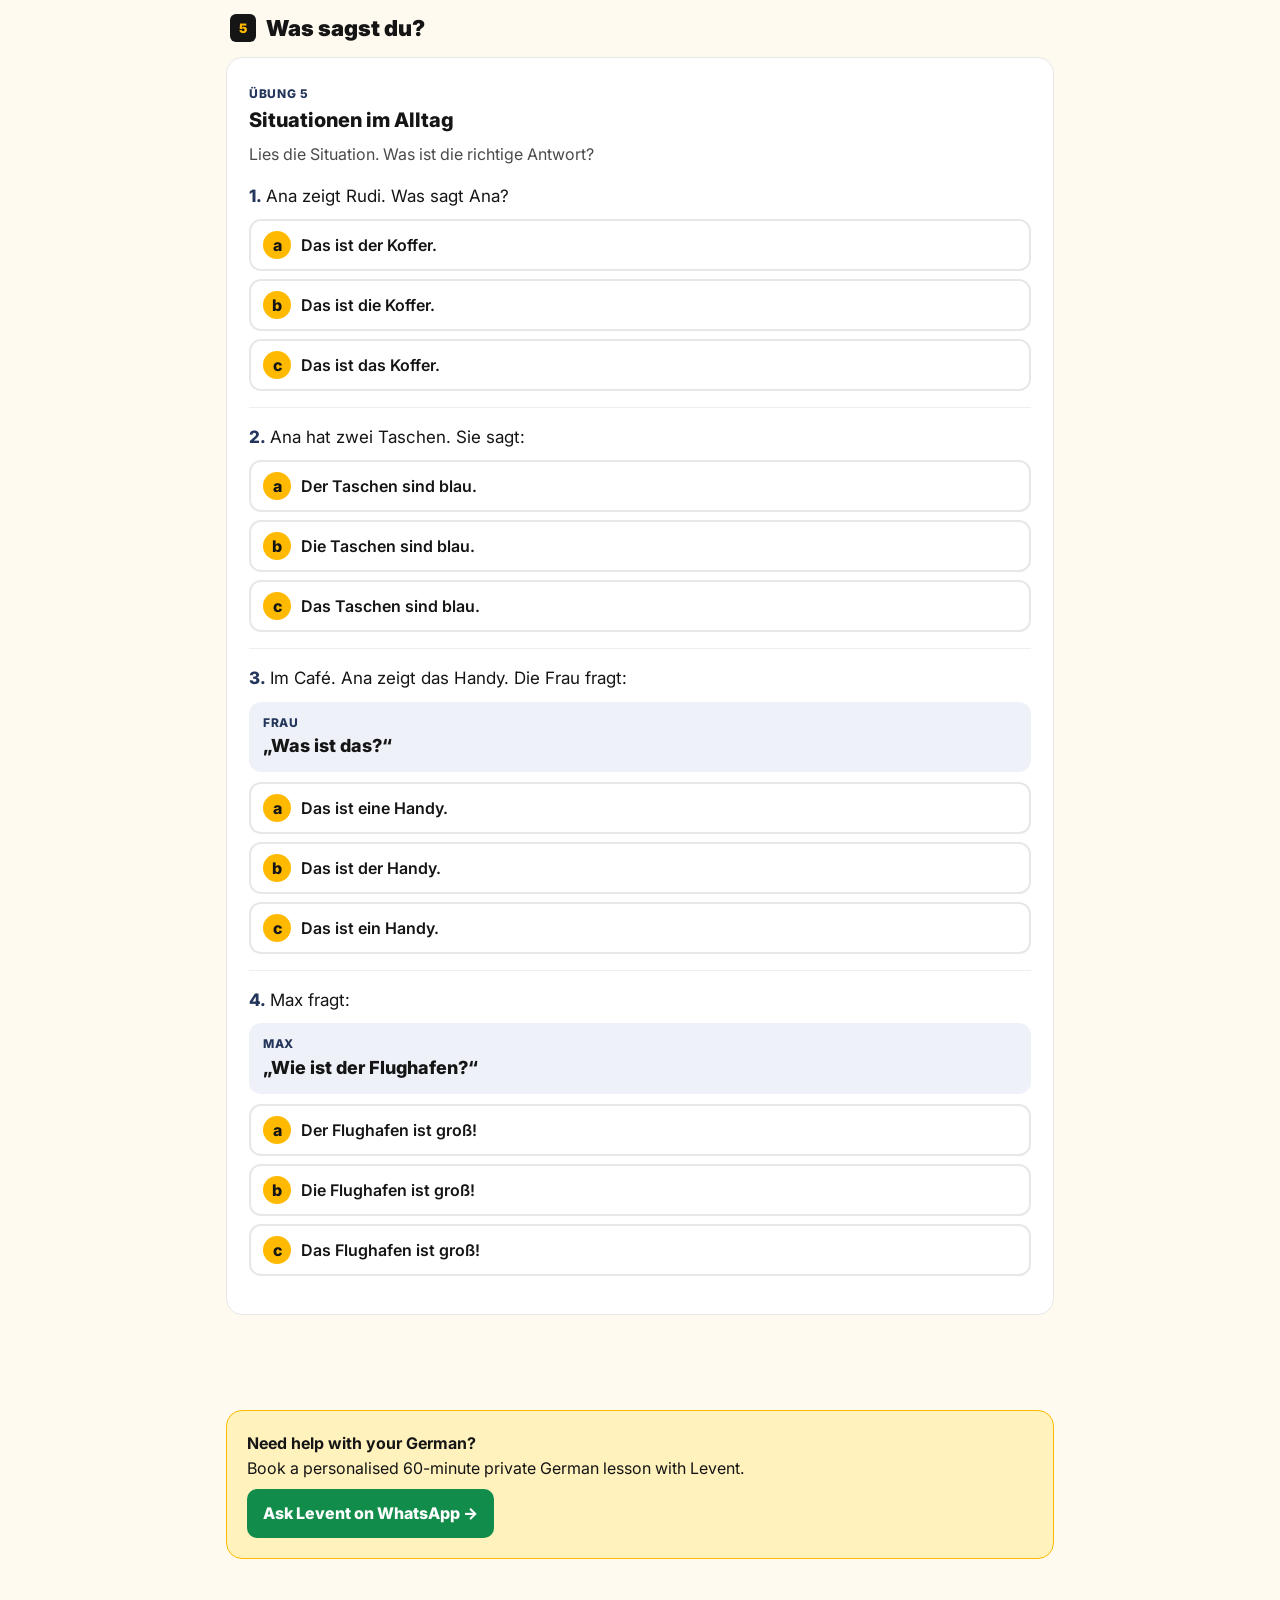
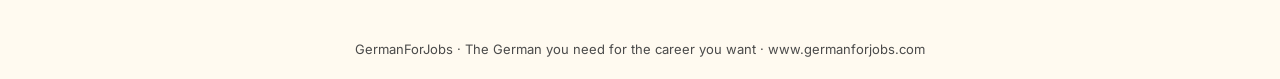
<file: free/hallo-deutschland-workbook-1.html>
<!DOCTYPE html>
<html lang="de">
<head>
<meta charset="utf-8">
<meta name="viewport" content="width=device-width, initial-scale=1">
<title>A1.1 · WORKBOOK · der, die, das &amp; Plural – GermanForJobs</title>
<link rel="preconnect" href="https://fonts.googleapis.com">
<link href="https://fonts.googleapis.com/css2?family=Inter:wght@400;500;600;700;800;900&display=swap" rel="stylesheet">
<style>
:root{--ink:#151515;--gold:#FFBA00;--gold-soft:#FFF2BD;--cream:#FFFAF0;--navy:#24365B;--navy-soft:#EEF2F8;--line:#E7E7E7;--muted:#4A4A4A;--ok:#0F7B4A;--ok-soft:#F0FAF4;--bad:#B42318;--bad-soft:#FEF1F0}
*{box-sizing:border-box}
body{margin:0;background:var(--cream);color:var(--ink);font-family:Inter,Arial,Helvetica,sans-serif;font-size:16px;line-height:1.55}
.flag{height:6px;display:flex}.flag i{flex:1}.flag i:nth-child(1){background:#151515}.flag i:nth-child(2){background:#DD0000}.flag i:nth-child(3){background:var(--gold)}
.top{background:#fff;border-bottom:1px solid var(--line)}
.top .in{max-width:860px;margin:0 auto;padding:10px 20px;display:flex;align-items:center;justify-content:space-between;gap:12px}
.top img{width:64px;height:64px;object-fit:contain}
.top span{font-size:13px;font-weight:600;color:var(--muted)}
main{max-width:860px;margin:0 auto;padding:24px 16px 60px}
.hero{display:flex;flex-direction:column;gap:12px;padding:8px 4px 20px}
.tag{align-self:flex-start;background:var(--gold);font-size:12px;font-weight:800;letter-spacing:.06em;padding:6px 10px;border-radius:6px}
h1{margin:0;font-size:38px;line-height:1.08;font-weight:900;letter-spacing:-.02em}
.meta{margin:0;color:var(--muted)}
.toc{background:#fff;border:1px solid var(--line);border-radius:16px;padding:16px 20px}
.toc b{display:block;margin-bottom:6px}
.toc ol{margin:0;padding-left:22px}.toc a{color:var(--navy);font-weight:600}
.actions{display:flex;flex-wrap:wrap;gap:8px}
.btn{min-height:44px;padding:0 16px;border-radius:10px;font:700 15px Inter,Arial,sans-serif;cursor:pointer;border:2px solid var(--ink);background:#fff;color:var(--ink)}
.btn.gold{background:var(--gold);border-color:var(--gold);font-weight:800}
.btn.ghost{border-color:var(--line);color:var(--muted)}
.part{margin:34px 4px 12px;display:flex;align-items:center;gap:10px}
.part span{background:var(--ink);color:var(--gold);font-weight:900;font-size:13px;padding:4px 9px;border-radius:6px}
.part h2{margin:0;font-size:22px;font-weight:900}
.card{background:#fff;border:1px solid var(--line);border-radius:16px;padding:22px;margin-bottom:16px}
.card h3{margin:0 0 6px;font-size:20px;font-weight:800}
.kicker{font-size:12px;font-weight:800;color:var(--navy);letter-spacing:.06em}
.lead{color:var(--muted);margin:4px 0 0}
.lang{display:inline-block;font-size:12px;font-weight:800;padding:3px 8px;border-radius:99px;background:var(--navy-soft);color:var(--navy);margin-bottom:8px}
.tables{display:grid;grid-template-columns:repeat(auto-fit,minmax(240px,1fr));gap:14px;margin:14px 0}
table{width:100%;border-collapse:collapse;font-size:16px}
th{text-align:left;font-size:13px;padding:10px 12px;letter-spacing:.04em}
td{padding:9px 12px;border-top:1px solid var(--line)}
td:last-child{font-weight:800}
.t-sein th{background:var(--navy);color:#fff}.t-haben th{background:var(--gold);color:var(--ink)}
.tbox{border:1px solid var(--line);border-radius:12px;overflow:hidden}
.uses{display:grid;grid-template-columns:repeat(auto-fit,minmax(240px,1fr));gap:14px}
.use{border-radius:12px;padding:14px 16px}
.use.s{background:var(--navy-soft)}.use.h{background:var(--gold-soft)}
.use b{display:block;margin-bottom:6px}
.use ul{margin:0;padding-left:18px}.use li{margin:3px 0}
.warn{margin-top:14px;background:var(--bad-soft);border-radius:12px;padding:14px 16px}
.warn b{color:var(--bad)}
.warn ul{margin:6px 0 0;padding-left:18px}
/* vocab cards */
.vgrid{display:grid;grid-template-columns:repeat(auto-fill,minmax(180px,1fr));gap:14px;margin-top:14px}
.v{background:#fff;border:2px solid var(--ink);border-radius:14px;padding:12px;box-shadow:4px 4px 0 var(--ink);display:flex;flex-direction:column;gap:6px}
.v .n{width:26px;height:26px;border-radius:99px;display:flex;align-items:center;justify-content:center;font-size:13px;font-weight:800}
.v.s .n{background:var(--navy);color:#fff}.v.h .n{background:var(--gold)}
.v .de{font-size:17px;font-weight:800;line-height:1.25}
.v .en{font-size:14px;color:var(--muted)}
.legend{display:flex;gap:16px;flex-wrap:wrap;font-size:14px;font-weight:700;margin-top:6px}
.legend i{display:inline-block;width:12px;height:12px;border-radius:3px;margin-right:6px;vertical-align:-1px}
/* exercises */
.item{padding:16px 0;border-top:1px solid #EFEFEF}
.item:first-of-type{border-top:0}
.q{margin:0 0 10px;font-size:17px}
.q .num{color:var(--navy);font-weight:800;margin-right:4px}
.hint{color:var(--muted);font-size:14px}
.row{display:flex;gap:8px}
.row input{flex:1;min-width:0;min-height:46px;border:2px solid var(--line);border-radius:10px;padding:0 12px;font:500 16px Inter,Arial,sans-serif;background:#fff;color:var(--ink)}
.row input:focus{outline:3px solid var(--gold-soft);border-color:var(--gold)}
.row input.ok{border-color:var(--ok);background:var(--ok-soft)}.row input.bad{border-color:var(--bad);background:var(--bad-soft)}
.opts{display:flex;flex-direction:column;gap:8px}
.opts.inline{flex-direction:row;flex-wrap:wrap}
.opt{display:flex;align-items:center;gap:10px;text-align:left;min-height:48px;padding:10px 12px;background:#fff;border:2px solid var(--line);border-radius:12px;font:600 16px Inter,Arial,sans-serif;color:var(--ink);cursor:pointer}
.opts.inline .opt{min-width:110px;justify-content:center}
.opt .l{flex:none;width:28px;height:28px;border-radius:99px;background:var(--gold);font-weight:800;display:flex;align-items:center;justify-content:center}
.opt.ok{border-color:var(--ok);background:var(--ok-soft)}.opt.ok .l{background:var(--ok);color:#fff}
.opt.bad{border-color:var(--bad);background:var(--bad-soft)}
.fb{display:none;margin-top:10px;border-radius:10px;padding:12px 14px;font-size:15px}
.fb.show{display:block}
.fb.ok{background:var(--ok-soft)}.fb.bad{background:var(--bad-soft)}
.fb .v1{font-weight:800}.fb.ok .v1{color:var(--ok)}.fb.bad .v1{color:var(--bad)}
.fb .sol{display:block;margin-top:2px}
.speech{background:var(--navy-soft);border-radius:12px;padding:12px 14px;margin:0 0 10px}
.speech small{display:block;font-size:12px;font-weight:800;color:var(--navy);letter-spacing:.05em}
.speech span{font-size:18px;font-weight:800}
.score{position:sticky;bottom:12px;margin:24px auto 0;max-width:420px;background:#fff;border:2px solid var(--ink);border-radius:99px;padding:10px 18px;display:flex;align-items:center;gap:12px;box-shadow:4px 4px 0 var(--gold)}
.bar{flex:1;height:10px;background:#EFE7D2;border-radius:99px;overflow:hidden}.bar i{display:block;height:100%;width:0;background:var(--gold);transition:width .3s}
.score b{font-size:15px;white-space:nowrap}
.cta{background:var(--gold-soft);border:1px solid var(--gold);border-radius:16px;padding:20px;margin-top:24px}
.cta a{display:inline-block;margin-top:8px;background:var(--gold);color:var(--ink);text-decoration:none;font-weight:800;padding:12px 16px;border-radius:10px}
footer{text-align:center;font-size:13px;color:var(--muted);padding:20px}
.print-only{display:none}
.key ol{columns:2;font-size:13px;list-style:none;padding:0}
@media (max-width:520px){h1{font-size:30px}.card{padding:18px}.vgrid{grid-template-columns:repeat(2,minmax(0,1fr))}}
@media print{
 @page{size:A4;margin:16mm}
 body{background:#fff;font-size:12pt}
 .actions,.toc,.btn,.score,.cta,.fb,.top span{display:none!important}
 .card{border:1px solid #ccc;box-shadow:none;padding:14px 16px}
 .item{padding:6px 0}.q{margin:0 0 2px;font-size:12pt}.row input{min-height:26px}.vgrid{gap:8px}.v{padding:8px}.speech{padding:6px 10px;margin:0 0 6px}.opts{gap:4px}
 .item{break-inside:avoid}
 .row input{border:0;border-bottom:1px solid #888;border-radius:0;background:#fff!important;color:transparent}
 .row input::placeholder{color:transparent}
 .opt{border:1px solid #bbb;background:#fff!important;min-height:0;padding:6px 10px}
 .opt .l{background:#fff!important;border:1px solid #888;color:var(--ink)!important}
 .v{box-shadow:none;break-inside:avoid}
 .print-only{display:block}
 .key{break-before:page}
 .part{break-after:avoid}
}

.t-g th{background:#0F7B4A;color:#fff}.t-r th{background:#B42318;color:#fff}
.use.g{background:#F0FAF4}.use.r{background:#FEF1F0}
.v.g .n{background:#0F7B4A;color:#fff}.v.r .n{background:#B42318;color:#fff}
.v .ex{font-size:13px;color:#2B2B2B;font-style:italic}
.letters{display:grid;grid-template-columns:repeat(auto-fill,minmax(92px,1fr));gap:8px;margin:14px 0}
.letters div{border:2px solid var(--ink);border-radius:10px;padding:8px;text-align:center;background:#fff}
.letters b{display:block;font-size:22px}.letters span{font-size:13px;color:var(--muted)}
.letters div.hl{background:var(--gold-soft)}
.note{font-size:14px;color:var(--muted)}
</style>
</head>
<body>
<div class="flag"><i></i><i></i><i></i></div>
<header class="top"><div class="in"><img src="[data-uri]" alt="GermanForJobs"><span>Deutsch für Beruf &amp; Karriere</span></div></header>
<main>
<section class="hero">
 <span class="tag">A1.1 · WORKBOOK · 01 · ZU KAPITEL 1: WILLKOMMEN IN HAMBURG!</span>
 <h1>der, die, das &amp; Plural</h1>
 <p class="meta">Workbook for the story „Hallo, Deutschland!“ – read chapter 1 first · Explanation in English and German · Vocabulary · 5 exercises · Solution and explanation directly under each task</p>
 <p class="print-only">Name: ______________________ &nbsp; Datum: ____________</p>
 <nav class="toc" aria-label="Contents"><b>Inhalt</b>
  <ol>
   <li><a href="#en">Explanation (English)</a></li>
   <li><a href="#de">Erklärung (Deutsch)</a></li>
   <li><a href="#vok">Wortschatz: Wörter aus Kapitel 1</a></li>
   <li><a href="#ex">Übungen 1–4</a></li>
   <li><a href="#was">Was sagst du?</a></li>
  </ol>
 </nav>
 <div class="actions"><button class="btn" id="showAll">Alle Lösungen zeigen</button><button class="btn ghost" id="resetAll">Alles zurücksetzen</button><button class="btn ghost" onclick="window.print()">Als PDF drucken</button></div>
</section>
<div class="part" id="en"><span>1</span><h2>Explanation (English)</h2></div>
<section class="card"><span class="lang">ENGLISH</span>
<h3>Articles: der, die, das</h3>
<p>Every German noun has a gender: <b style="color:#24365B">der</b> (masculine), <b style="color:#B42318">die</b> (feminine) or <b style="color:#0F7B4A">das</b> (neuter). All three mean <i>the</i>. In the plural it is always <b style="color:#B42318">die</b>. Nouns always start with a capital letter.</p>
<div class="tables"><div class="tbox t-sein"><table><tr><th colspan="2">SINGULAR → PLURAL</th></tr><tr><td>der Koffer</td><td>die Koffer</td></tr><tr><td>die Tasche</td><td>die Taschen</td></tr><tr><td>das Handy</td><td>die Handys</td></tr><tr><td>der Flughafen</td><td>die Flughäfen</td></tr><tr><td>die Nachricht</td><td>die Nachrichten</td></tr></table></div><div class="tbox t-haben"><table><tr><th colspan="2">A / AN</th></tr><tr><td>der Koffer</td><td><b>ein</b> Koffer</td></tr><tr><td>die Tasche</td><td><b>eine</b> Tasche</td></tr><tr><td>das Handy</td><td><b>ein</b> Handy</td></tr><tr><td>Plural</td><td>– (no article): zwei Koffer</td></tr></table></div></div>
<div class="uses"><div class="use s"><b>Usually die</b><ul><li>Words ending in -ung, -heit, -keit, -ion: <i>die Anmeldung, die Information</i></li><li>Women: <i>die Kollegin, die Chefin</i></li></ul></div><div class="use h"><b>Usually der / das</b><ul><li>Days and months: <b>der</b> Montag, <b>der</b> Mai</li><li>Words ending in -chen: <b>das</b> Brötchen</li></ul></div></div>
<div class="warn"><b>Tips</b><ul><li>These are tips, not 100 % rules. Always learn a noun <b>with its article</b> and its plural.</li><li>Plural endings: -e, -n / -en, -s, -er, or no ending. Sometimes with an umlaut: <i>der Flughafen → die Flughäfen</i>.</li></ul></div>
</section>
<div class="part" id="de"><span>2</span><h2>Erklärung (Deutsch)</h2></div>
<section class="card"><span class="lang">DEUTSCH</span>
<h3>der, die, das – kurz erklärt</h3>
<div class="uses"><div class="use s"><b>Singular</b><ul><li>der Koffer · die Tasche · das Handy</li><li>ein Koffer · eine Tasche · ein Handy</li></ul></div><div class="use h"><b>Plural</b><ul><li>immer <b>die</b>: die Koffer, die Taschen, die Handys</li></ul></div></div>
<div class="warn"><b>Achtung</b><ul><li>Nomen schreibt man <b>groß</b>.</li><li>Lern immer: Artikel + Nomen + Plural.</li></ul></div>
</section>
<div class="part" id="vok"><span>3</span><h2>Wortschatz: Wörter aus Kapitel 1</h2></div>
<section class="card">
 <p class="lead">Lern die Wörter immer mit Artikel und Plural.</p>
 <div class="legend"><span><i style="background:var(--navy)"></i>der</span><span><i style="background:#B42318"></i>die</span><span><i style="background:#0F7B4A"></i>das</span></div>
 <div class="vgrid" id="vgrid"></div>
</section>
<div class="part" id="ex"><span>4</span><h2>Übungen</h2></div>
<div id="exercises"></div>
<div class="part" id="was"><span>5</span><h2>Was sagst du?</h2></div>
<div id="situations"></div>
<section class="print-only key card" id="key"><h3>Lösungen</h3><ol id="keylist"></ol></section>
<div class="score" aria-live="polite"><b id="scoreTxt">0 / 0 richtig</b><div class="bar"><i id="scoreBar"></i></div></div>
<section class="cta"><b>Need help with your German?</b><br>Book a personalised 60-minute private German lesson with Levent.<br><a href="https://wa.me/491631716620?text=Hi%20Levent%21%20I%27ve%20been%20practising%20with%20Hallo%2C%20Deutschland%21%20and%20I%27m%20interested%20in%20a%20private%20German%20lesson.%20Could%20you%20tell%20me%20more%3F" target="_blank" rel="noopener noreferrer" style="background:#128C4A;color:#fff;border-color:#128C4A">Ask Levent on WhatsApp →</a></section>
</main>
<footer>GermanForJobs · The German you need for the career you want · www.germanforjobs.com</footer>
<script type="application/json" id="data">{"vocab": [["s", "der Flughafen", "the airport", "die Flughäfen"], ["r", "die Halle", "the hall", "die Hallen"], ["g", "das Café", "the café", "die Cafés"], ["s", "der Koffer", "the suitcase", "die Koffer"], ["r", "die Tasche", "the bag", "die Taschen"], ["g", "das Handy", "the mobile phone", "die Handys"], ["r", "die Nachricht", "the message", "die Nachrichten"], ["g", "das Fenster", "the window", "die Fenster"]], "ex": [{"title": "der, die oder das?", "desc": "Wähle den richtigen Artikel.", "type": "mc", "items": [["___ Flughafen", ["der", "die", "das"], 0, "der Flughafen"], ["___ Halle", ["der", "die", "das"], 1, "die Halle"], ["___ Café", ["der", "die", "das"], 2, "das Café"], ["___ Koffer", ["der", "die", "das"], 0, "der Koffer"], ["___ Tasche", ["der", "die", "das"], 1, "die Tasche"], ["___ Handy", ["der", "die", "das"], 2, "das Handy"], ["___ Nachricht", ["der", "die", "das"], 1, "die Nachricht"], ["___ Fenster", ["der", "die", "das"], 2, "das Fenster"]]}, {"title": "Der Plural", "desc": "Schreib den Plural mit Artikel (die …).", "type": "input", "items": [["der Koffer", ["die koffer", "koffer"], "die Koffer", "keine Endung"], ["die Tasche", ["die taschen", "taschen"], "die Taschen", "Plural mit -n"], ["das Handy", ["die handys", "handys"], "die Handys", "Plural mit -s"], ["das Café", ["die cafés", "cafés", "die cafes", "cafes"], "die Cafés", "Plural mit -s"], ["die Halle", ["die hallen", "hallen"], "die Hallen", "Plural mit -n"], ["die Nachricht", ["die nachrichten", "nachrichten"], "die Nachrichten", "Plural mit -en"], ["das Fenster", ["die fenster", "fenster"], "die Fenster", "keine Endung"], ["der Flughafen", ["die flughäfen", "flughäfen", "die flughaefen", "flughaefen"], "die Flughäfen", "mit Umlaut: a → ä"]]}, {"title": "ein oder eine?", "desc": "Wähle den richtigen Artikel.", "type": "mc", "items": [["Das ist ___ Koffer.", ["ein", "eine"], 0, "der → ein"], ["Das ist ___ Tasche.", ["ein", "eine"], 1, "die → eine"], ["Das ist ___ Handy.", ["ein", "eine"], 0, "das → ein"], ["Das ist ___ Nachricht.", ["ein", "eine"], 1, "die → eine"], ["Das ist ___ Flughafen.", ["ein", "eine"], 0, "der → ein"], ["Das ist ___ Café.", ["ein", "eine"], 0, "das → ein"]]}, {"title": "Der Artikel im Satz", "desc": "Schreib der, die oder das.", "type": "input", "items": [["___ Koffer ist rot.", ["der"], "Der Koffer ist rot.", "der Koffer"], ["___ Tasche ist blau.", ["die"], "Die Tasche ist blau.", "die Tasche"], ["___ Handy ist neu.", ["das"], "Das Handy ist neu.", "das Handy"], ["___ Koffer sind schwer. (Plural)", ["die"], "Die Koffer sind schwer.", "Plural → die"], ["___ Halle ist hell.", ["die"], "Die Halle ist hell.", "die Halle"], ["___ Café ist klein.", ["das"], "Das Café ist klein.", "das Café"]]}], "sit": [["Ana zeigt Rudi. Was sagt Ana?", "", "", ["Das ist der Koffer.", "Das ist die Koffer.", "Das ist das Koffer."], 0, "der Koffer"], ["Ana hat zwei Taschen. Sie sagt:", "", "", ["Der Taschen sind blau.", "Die Taschen sind blau.", "Das Taschen sind blau."], 1, "Plural → die"], ["Im Café. Ana zeigt das Handy. Die Frau fragt:", "FRAU", "„Was ist das?“", ["Das ist eine Handy.", "Das ist der Handy.", "Das ist ein Handy."], 2, "das Handy → ein Handy"], ["Max fragt:", "MAX", "„Wie ist der Flughafen?“", ["Der Flughafen ist groß!", "Die Flughafen ist groß!", "Das Flughafen ist groß!"], 0, "der Flughafen"]]}</script>
<script>
const D=JSON.parse(document.getElementById('data').textContent);
const esc=s=>String(s).replace(/&/g,"&amp;").replace(/</g,"&lt;");
const norm=s=>s.toLowerCase().replace(/ß/g,"ss").replace(/[.,!?;:„“"'()]/g,"").replace(/\s*-\s*/g,"-").replace(/\s+/g," ").trim();
let total=0;const done=new Map();const keys=[];
function score(){let ok=0;done.forEach(v=>{if(v)ok++});document.getElementById("scoreTxt").textContent=ok+" / "+total+" richtig";document.getElementById("scoreBar").style.width=(total?ok/total*100:0)+"%"}
function fb(el,ok,sol,expl,label){el.className="fb show "+(ok?"ok":"bad");el.innerHTML='<span class="v1">'+(label||(ok?"✓ Richtig":"✗ Noch nicht richtig"))+'</span><span class="sol"><b>Lösung:</b> '+esc(sol)+'</span>'+(expl?'<span class="sol">'+esc(expl)+'</span>':'')}
document.getElementById("vgrid").innerHTML=D.vocab.map((v,i)=>`<div class="v ${v[0]}"><span class="n">${i+1}</span><span class="de">${esc(v[1])}</span>${v[3]?`<span class="ex">${esc(v[3])}</span>`:""}<span class="en">${esc(v[2])}</span></div>`).join("");
const exWrap=document.getElementById("exercises");
function mcItem(d,id,q,opts,ci,sol,expl,letters,keyTxt){
 d.innerHTML=`<p class="q"><span class="num">${q.n}.</span>${esc(q.t)}</p>${q.sp?`<div class="speech"><small>${esc(q.sp)}</small><span>${esc(q.line)}</span></div>`:""}<div class="opts ${letters?"":"inline"}">${opts.map((o,k)=>`<button class="opt" data-k="${k}">${letters?`<span class="l">${"abc"[k]}</span>`:""}<span>${esc(o)}</span></button>`).join("")}</div><div class="fb"></div>`;
 const f=d.querySelector(".fb"),bs=[...d.querySelectorAll(".opt")];
 bs.forEach(b=>b.onclick=()=>{const k=+b.dataset.k,ok=k===ci;bs.forEach(x=>x.classList.remove("ok","bad"));b.classList.add(ok?"ok":"bad");if(!ok)bs[ci].classList.add("ok");done.set(id,ok);fb(f,ok,sol,expl);score()});
 d._show=()=>{bs[ci].classList.add("ok");fb(f,true,sol,expl,done.get(id)?null:"Lösung")};
 d._reset=()=>{bs.forEach(x=>x.classList.remove("ok","bad"));f.className="fb";done.set(id,false)};
 keys.push(keyTxt);
}
D.ex.forEach((ex,ei)=>{
 const c=document.createElement("section");c.className="card";
 c.innerHTML=`<span class="kicker">ÜBUNG ${ei+1}</span><h3>${esc(ex.title)}</h3><p class="lead">${esc(ex.desc)}</p>`;
 ex.items.forEach((it,ii)=>{
  const id=`e${ei}_${ii}`;total++;done.set(id,false);
  const d=document.createElement("div");d.className="item";
  if(ex.type==="input"){
   const [q,acc,sol,expl]=it;
   keys.push(`Ü${ei+1}.${ii+1}: ${sol}`);
   d.innerHTML=`<p class="q"><span class="num">${ii+1}.</span>${esc(q)}</p><div class="row"><label style="flex:1;min-width:0;display:flex"><input aria-label="Antwort ${ii+1}" placeholder="Deine Antwort …" autocomplete="off" autocapitalize="off" spellcheck="false"></label><button class="btn gold">Prüfen</button></div><div class="fb"></div>`;
   const inp=d.querySelector("input"),f=d.querySelector(".fb");
   const check=()=>{const ok=acc.some(a=>norm(a)===norm(inp.value));inp.className=inp.value?(ok?"ok":"bad"):"";done.set(id,ok);fb(f,ok,sol,expl);score()};
   d.querySelector("button").onclick=check;
   inp.addEventListener("keydown",e=>{if(e.key==="Enter")check()});
   d._show=()=>{fb(f,true,sol,expl,done.get(id)?null:"Lösung")};
   d._reset=()=>{inp.value="";inp.className="";f.className="fb";done.set(id,false)};
  }else{
   const [q,opts,ci,expl]=it;
   const sol=q.includes("___")?q.replace("___",opts[ci]):opts[ci];
   mcItem(d,id,{n:ii+1,t:q},opts,ci,sol,expl,false,`Ü${ei+1}.${ii+1}: ${opts[ci]}`);
  }
  c.appendChild(d);
 });
 exWrap.appendChild(c);
});
const sc=document.createElement("section");sc.className="card";
const sn=D.ex.length+1;
sc.innerHTML=`<span class="kicker">ÜBUNG ${sn}</span><h3>Situationen im Alltag</h3><p class="lead">Lies die Situation. Was ist die richtige Antwort?</p>`;
D.sit.forEach((s,i)=>{
 const id="s"+i;total++;done.set(id,false);
 const d=document.createElement("div");d.className="item";
 const [intro,sp,line,opts,ci,expl]=s;
 mcItem(d,id,{n:i+1,t:intro,sp:sp,line:line},opts,ci,"abc"[ci]+") "+opts[ci],expl,true,`Ü${sn}.${i+1}: ${"abc"[ci]}`);
 sc.appendChild(d);
});
document.getElementById("situations").appendChild(sc);
document.getElementById("keylist").innerHTML=keys.map(k=>`<li>${esc(k)}</li>`).join("");
const all=()=>[...document.querySelectorAll(".item")];
document.getElementById("showAll").onclick=()=>{all().forEach(d=>d._show&&d._show());score()};
document.getElementById("resetAll").onclick=()=>{all().forEach(d=>d._reset&&d._reset());score()};
score();
</script>
</body>
</html>
</file>
<file: css/style.css>
/* ============================================
   GermanForJobs - Style Sheet
   Inspired by Ollie WordPress Theme Aesthetic
   ============================================ */

/* ---------- CSS Variables ---------- */
:root {
  --color-primary: #1e293b;
  --color-accent: #fbbf24;
  --color-accent-hover: #f59e0b;
  --color-bg-white: #ffffff;
  --color-bg-light: #f8fafc;
  --color-bg-soft: #f1f5f9;
  --color-text: #334155;
  --color-text-light: #64748b;
  --color-text-lighter: #94a3b8;
  --color-success: #10b981;
  --color-success-hover: #059669;
  --color-border: #e2e8f0;
  --color-shadow: rgba(15, 23, 42, 0.06);
  --color-shadow-md: rgba(15, 23, 42, 0.1);

  --font-family: 'Inter', -apple-system, BlinkMacSystemFont, 'Segoe UI', sans-serif;

  --radius-sm: 8px;
  --radius-md: 12px;
  --radius-lg: 16px;
  --radius-xl: 24px;
  --radius-full: 9999px;

  --space-xs: 0.5rem;
  --space-sm: 1rem;
  --space-md: 1.5rem;
  --space-lg: 2rem;
  --space-xl: 3rem;
  --space-2xl: 4rem;
  --space-3xl: 6rem;
  --space-4xl: 8rem;

  --max-width: 1200px;
  --nav-height: 80px;

  --transition: 0.3s ease;
}

/* ---------- Reset & Base ---------- */
*,
*::before,
*::after {
  margin: 0;
  padding: 0;
  box-sizing: border-box;
}

html {
  scroll-behavior: smooth;
  -webkit-text-size-adjust: 100%;
}

body {
  font-family: var(--font-family);
  font-size: 17px;
  line-height: 1.7;
  color: var(--color-text);
  background-color: var(--color-bg-white);
  -webkit-font-smoothing: antialiased;
  -moz-osx-font-smoothing: grayscale;
  overflow-x: hidden;
}

img {
  max-width: 100%;
  height: auto;
  display: block;
}

a {
  text-decoration: none;
  color: inherit;
  transition: color var(--transition);
}

ul, ol {
  list-style: none;
}

button {
  cursor: pointer;
  font-family: inherit;
  border: none;
  background: none;
}

input, textarea, select {
  font-family: inherit;
  font-size: inherit;
}

/* ---------- Typography ---------- */
h1, h2, h3, h4, h5, h6 {
  color: var(--color-primary);
  font-weight: 800;
  line-height: 1.15;
  letter-spacing: -0.02em;
}

h1 {
  font-size: clamp(2.5rem, 5vw, 4.25rem);
}

h2 {
  font-size: clamp(2rem, 4vw, 3rem);
}

h3 {
  font-size: clamp(1.25rem, 2vw, 1.5rem);
}

p {
  color: var(--color-text);
  line-height: 1.75;
}

.text-light {
  color: var(--color-text-light);
}

.text-center {
  text-align: center;
}

/* ---------- Layout ---------- */
.container {
  max-width: var(--max-width);
  margin: 0 auto;
  padding: 0 var(--space-lg);
}

.section {
  padding: var(--space-4xl) 0;
}

.section--gray {
  background-color: var(--color-bg-light);
}

.section--accent {
  background-color: #fffbeb;
}

.section-header {
  text-align: center;
  max-width: 640px;
  margin: 0 auto var(--space-3xl);
}

.section-header p {
  margin-top: var(--space-sm);
  font-size: 1.125rem;
  color: var(--color-text-light);
}

.section-label {
  display: inline-block;
  font-size: 0.8125rem;
  font-weight: 700;
  text-transform: uppercase;
  letter-spacing: 0.1em;
  color: var(--color-accent-hover);
  margin-bottom: var(--space-sm);
}

/* ---------- Buttons ---------- */
.btn {
  display: inline-flex;
  align-items: center;
  justify-content: center;
  gap: 0.5rem;
  padding: 0.875rem 2rem;
  font-size: 1rem;
  font-weight: 600;
  border-radius: var(--radius-full);
  transition: all var(--transition);
  white-space: nowrap;
  letter-spacing: 0.01em;
}

.btn--primary {
  background-color: var(--color-accent);
  color: var(--color-primary);
  box-shadow: 0 2px 8px rgba(251, 191, 36, 0.3);
}

.btn--primary:hover {
  background-color: var(--color-accent-hover);
  transform: translateY(-2px);
  box-shadow: 0 4px 16px rgba(251, 191, 36, 0.4);
}

.btn--outline {
  background-color: transparent;
  color: var(--color-primary);
  border: 2px solid var(--color-border);
}

.btn--outline:hover {
  border-color: var(--color-primary);
  background-color: var(--color-bg-light);
  transform: translateY(-2px);
}

.btn--success {
  background-color: var(--color-success);
  color: #fff;
}

.btn--success:hover {
  background-color: var(--color-success-hover);
  transform: translateY(-2px);
}

.btn--sm {
  padding: 0.625rem 1.5rem;
  font-size: 0.9375rem;
}

.btn--lg {
  padding: 1.125rem 2.5rem;
  font-size: 1.0625rem;
}

/* ---------- Cards ---------- */
.card {
  background: var(--color-bg-white);
  border-radius: var(--radius-lg);
  padding: var(--space-xl);
  box-shadow: 0 1px 3px var(--color-shadow), 0 4px 20px var(--color-shadow);
  transition: all var(--transition);
  border: 1px solid transparent;
}

.card:hover {
  transform: translateY(-4px);
  box-shadow: 0 4px 12px var(--color-shadow-md), 0 8px 32px var(--color-shadow);
  border-color: var(--color-border);
}

/* ---------- Navigation ---------- */
.nav {
  position: fixed;
  top: 0;
  left: 0;
  right: 0;
  z-index: 1000;
  background: rgba(255, 255, 255, 0.95);
  backdrop-filter: blur(12px);
  -webkit-backdrop-filter: blur(12px);
  border-bottom: 1px solid transparent;
  transition: all var(--transition);
  height: var(--nav-height);
}

.nav--scrolled {
  border-bottom-color: var(--color-border);
  box-shadow: 0 1px 8px var(--color-shadow);
}

.nav__inner {
  display: flex;
  align-items: center;
  justify-content: space-between;
  height: var(--nav-height);
  max-width: var(--max-width);
  margin: 0 auto;
  padding: 0 var(--space-lg);
}

.nav__logo {
  font-size: 1.375rem;
  font-weight: 800;
  color: var(--color-primary);
  letter-spacing: -0.02em;
}

.nav__logo span {
  color: var(--color-accent-hover);
}

.nav__links {
  display: flex;
  align-items: center;
  gap: var(--space-lg);
}

.nav__link {
  font-size: 0.9375rem;
  font-weight: 500;
  color: var(--color-text-light);
  transition: color var(--transition);
  position: relative;
}

.nav__link:hover,
.nav__link--active {
  color: var(--color-primary);
}

.nav__link--active::after {
  content: '';
  position: absolute;
  bottom: -4px;
  left: 0;
  right: 0;
  height: 2px;
  background: var(--color-accent);
  border-radius: 2px;
}

.nav__cta {
  margin-left: var(--space-sm);
}

/* Mobile menu toggle */
.nav__toggle {
  display: none;
  flex-direction: column;
  gap: 5px;
  padding: 4px;
  cursor: pointer;
}

.nav__toggle span {
  display: block;
  width: 24px;
  height: 2px;
  background: var(--color-primary);
  border-radius: 2px;
  transition: all var(--transition);
}

.nav__toggle.active span:nth-child(1) {
  transform: rotate(45deg) translate(5px, 5px);
}

.nav__toggle.active span:nth-child(2) {
  opacity: 0;
}

.nav__toggle.active span:nth-child(3) {
  transform: rotate(-45deg) translate(5px, -5px);
}

/* ---------- Hero Section ---------- */
.hero {
  padding-top: calc(var(--nav-height) + var(--space-4xl));
  padding-bottom: var(--space-4xl);
  background: var(--color-bg-white);
  overflow: hidden;
}

.hero__inner {
  display: grid;
  grid-template-columns: 1fr 1fr;
  gap: var(--space-3xl);
  align-items: center;
}

.hero__content {
  max-width: 560px;
}

.hero__badge {
  display: inline-flex;
  align-items: center;
  gap: 0.5rem;
  padding: 0.5rem 1rem;
  background: #fffbeb;
  color: var(--color-accent-hover);
  border-radius: var(--radius-full);
  font-size: 0.875rem;
  font-weight: 600;
  margin-bottom: var(--space-lg);
  border: 1px solid #fde68a;
}

.hero__title {
  margin-bottom: var(--space-md);
}

.hero__title .highlight {
  color: var(--color-accent-hover);
  position: relative;
}

.hero__subtitle {
  font-size: 1.1875rem;
  color: var(--color-text-light);
  margin-bottom: var(--space-xl);
  max-width: 480px;
  line-height: 1.75;
}

.hero__actions {
  display: flex;
  flex-wrap: wrap;
  gap: var(--space-sm);
}

.hero__image {
  display: flex;
  align-items: center;
  justify-content: center;
}

.hero__image img {
  width: 100%;
  max-width: 520px;
  border-radius: var(--radius-xl);
}

/* ---------- Trust / Stats ---------- */
.stats {
  padding: var(--space-3xl) 0;
  background: var(--color-bg-light);
  border-top: 1px solid var(--color-border);
  border-bottom: 1px solid var(--color-border);
}

.stats__grid {
  display: grid;
  grid-template-columns: repeat(3, 1fr);
  gap: var(--space-lg);
}

.stat-card {
  text-align: center;
  padding: var(--space-xl);
}

.stat-card__icon {
  width: 56px;
  height: 56px;
  margin: 0 auto var(--space-sm);
  background: #fffbeb;
  border-radius: var(--radius-md);
  display: flex;
  align-items: center;
  justify-content: center;
  font-size: 1.5rem;
}

.stat-card__number {
  font-size: 2.5rem;
  font-weight: 800;
  color: var(--color-primary);
  line-height: 1.2;
}

.stat-card__label {
  font-size: 0.9375rem;
  color: var(--color-text-light);
  margin-top: 0.25rem;
}

/* ---------- Featured Courses ---------- */
.courses-grid {
  display: grid;
  grid-template-columns: repeat(3, 1fr);
  gap: var(--space-lg);
}

.course-card {
  background: var(--color-bg-white);
  border-radius: var(--radius-lg);
  padding: var(--space-xl);
  box-shadow: 0 1px 3px var(--color-shadow), 0 4px 20px var(--color-shadow);
  transition: all var(--transition);
  border: 1px solid transparent;
  display: flex;
  flex-direction: column;
}

.course-card:hover {
  transform: translateY(-6px);
  box-shadow: 0 8px 30px var(--color-shadow-md);
  border-color: var(--color-border);
}

.course-card__icon {
  width: 64px;
  height: 64px;
  border-radius: var(--radius-md);
  display: flex;
  align-items: center;
  justify-content: center;
  font-size: 1.75rem;
  margin-bottom: var(--space-md);
}

.course-card__icon--blue {
  background: #eff6ff;
  color: #3b82f6;
}

.course-card__icon--green {
  background: #ecfdf5;
  color: #10b981;
}

.course-card__icon--purple {
  background: #f5f3ff;
  color: #8b5cf6;
}

.course-card__icon--orange {
  background: #fff7ed;
  color: #f97316;
}

.course-card__icon--yellow {
  background: #fffbeb;
  color: #f59e0b;
}

.course-card__level {
  display: inline-block;
  padding: 0.25rem 0.75rem;
  background: var(--color-bg-light);
  color: var(--color-text-light);
  font-size: 0.8125rem;
  font-weight: 600;
  border-radius: var(--radius-full);
  margin-bottom: var(--space-sm);
}

.course-card__title {
  font-size: 1.25rem;
  font-weight: 700;
  margin-bottom: 0.5rem;
}

.course-card__desc {
  font-size: 0.9375rem;
  color: var(--color-text-light);
  line-height: 1.7;
  margin-bottom: var(--space-md);
  flex: 1;
}

.course-card__link {
  display: inline-flex;
  align-items: center;
  gap: 0.5rem;
  font-weight: 600;
  font-size: 0.9375rem;
  color: var(--color-primary);
  transition: gap var(--transition);
}

.course-card__link:hover {
  gap: 0.75rem;
  color: var(--color-accent-hover);
}

.course-card__link svg {
  width: 18px;
  height: 18px;
  transition: transform var(--transition);
}

/* ---------- How It Works ---------- */
.steps-grid {
  display: grid;
  grid-template-columns: repeat(3, 1fr);
  gap: var(--space-xl);
  position: relative;
}

.steps-grid::before {
  content: '';
  position: absolute;
  top: 48px;
  left: 20%;
  right: 20%;
  height: 2px;
  background: var(--color-border);
  z-index: 0;
}

.step {
  text-align: center;
  position: relative;
  z-index: 1;
}

.step__number {
  width: 96px;
  height: 96px;
  border-radius: 50%;
  background: var(--color-bg-white);
  border: 2px solid var(--color-border);
  display: flex;
  align-items: center;
  justify-content: center;
  margin: 0 auto var(--space-md);
  transition: all var(--transition);
}

.step:hover .step__number {
  border-color: var(--color-accent);
  background: #fffbeb;
}

.step__number span {
  font-size: 2rem;
  font-weight: 800;
  color: var(--color-accent-hover);
}

.step__icon {
  font-size: 2rem;
  margin-bottom: 0.25rem;
}

.step__title {
  font-size: 1.1875rem;
  font-weight: 700;
  margin-bottom: 0.5rem;
}

.step__desc {
  font-size: 0.9375rem;
  color: var(--color-text-light);
  max-width: 260px;
  margin: 0 auto;
}

/* ---------- Testimonials ---------- */
.testimonials-grid {
  display: grid;
  grid-template-columns: repeat(3, 1fr);
  gap: var(--space-lg);
}

.testimonial-card {
  background: var(--color-bg-white);
  border-radius: var(--radius-lg);
  padding: var(--space-xl);
  box-shadow: 0 1px 3px var(--color-shadow), 0 4px 20px var(--color-shadow);
  border: 1px solid transparent;
  transition: all var(--transition);
}

.testimonial-card:hover {
  border-color: var(--color-border);
  transform: translateY(-4px);
}

.testimonial-card__stars {
  display: flex;
  gap: 0.25rem;
  margin-bottom: var(--space-md);
}

.testimonial-card__stars svg {
  width: 18px;
  height: 18px;
  fill: var(--color-accent);
}

.testimonial-card__text {
  font-size: 1rem;
  color: var(--color-text);
  line-height: 1.75;
  margin-bottom: var(--space-md);
  font-style: italic;
}

.testimonial-card__author {
  display: flex;
  align-items: center;
  gap: var(--space-sm);
}

.testimonial-card__avatar {
  width: 48px;
  height: 48px;
  border-radius: 50%;
  object-fit: cover;
}

.testimonial-card__name {
  font-weight: 700;
  font-size: 0.9375rem;
  color: var(--color-primary);
}

.testimonial-card__role {
  font-size: 0.8125rem;
  color: var(--color-text-light);
}

/* ---------- CTA Section ---------- */
.cta-section {
  background: linear-gradient(135deg, #fffbeb 0%, #fef3c7 100%);
  padding: var(--space-4xl) 0;
  text-align: center;
}

.cta-section__inner {
  max-width: 640px;
  margin: 0 auto;
}

.cta-section h2 {
  margin-bottom: var(--space-md);
}

.cta-section p {
  font-size: 1.125rem;
  color: var(--color-text-light);
  margin-bottom: var(--space-xl);
}

/* ---------- Footer ---------- */
.footer {
  background: var(--color-primary);
  color: #cbd5e1;
  padding: var(--space-3xl) 0 var(--space-lg);
}

.footer__grid {
  display: grid;
  grid-template-columns: 1.5fr 1fr 1fr 1.5fr;
  gap: var(--space-xl);
  margin-bottom: var(--space-3xl);
}

.footer__heading {
  color: var(--color-bg-white);
  font-size: 1rem;
  font-weight: 700;
  margin-bottom: var(--space-md);
}

.footer__about p {
  font-size: 0.9375rem;
  line-height: 1.7;
  color: #94a3b8;
}

.footer__links li {
  margin-bottom: 0.625rem;
}

.footer__links a {
  font-size: 0.9375rem;
  color: #94a3b8;
  transition: color var(--transition);
}

.footer__links a:hover {
  color: var(--color-accent);
}

.footer__contact p {
  font-size: 0.9375rem;
  color: #94a3b8;
  margin-bottom: 0.5rem;
  display: flex;
  align-items: center;
  gap: 0.5rem;
}

.footer__social {
  display: flex;
  gap: 0.75rem;
  margin-top: var(--space-md);
}

.footer__social a {
  width: 40px;
  height: 40px;
  border-radius: 50%;
  background: rgba(255, 255, 255, 0.08);
  display: flex;
  align-items: center;
  justify-content: center;
  color: #94a3b8;
  transition: all var(--transition);
}

.footer__social a:hover {
  background: var(--color-accent);
  color: var(--color-primary);
}

/* Newsletter */
.footer__newsletter {
  margin-top: var(--space-md);
}

.footer__newsletter-form {
  display: flex;
  gap: 0.5rem;
}

.footer__newsletter-form input {
  flex: 1;
  padding: 0.75rem 1rem;
  border-radius: var(--radius-full);
  border: 1px solid rgba(255, 255, 255, 0.1);
  background: rgba(255, 255, 255, 0.06);
  color: #fff;
  font-size: 0.875rem;
  outline: none;
  transition: border-color var(--transition);
}

.footer__newsletter-form input::placeholder {
  color: #64748b;
}

.footer__newsletter-form input:focus {
  border-color: var(--color-accent);
}

.footer__newsletter-form button {
  padding: 0.75rem 1.25rem;
  background: var(--color-accent);
  color: var(--color-primary);
  border-radius: var(--radius-full);
  font-weight: 600;
  font-size: 0.875rem;
  transition: all var(--transition);
}

.footer__newsletter-form button:hover {
  background: var(--color-accent-hover);
}

.footer__bottom {
  border-top: 1px solid rgba(255, 255, 255, 0.08);
  padding-top: var(--space-lg);
  display: flex;
  align-items: center;
  justify-content: space-between;
  font-size: 0.8125rem;
  color: #64748b;
}

/* ---------- WhatsApp Float ---------- */
.whatsapp-float {
  position: fixed;
  bottom: 2rem;
  right: 2rem;
  z-index: 999;
  width: 60px;
  height: 60px;
  border-radius: 50%;
  background: #25d366;
  display: flex;
  align-items: center;
  justify-content: center;
  box-shadow: 0 4px 16px rgba(37, 211, 102, 0.4);
  transition: all var(--transition);
  color: #fff;
}

.whatsapp-float:hover {
  transform: scale(1.1);
  box-shadow: 0 6px 24px rgba(37, 211, 102, 0.5);
}

.whatsapp-float svg {
  width: 32px;
  height: 32px;
}

/* ---------- Scroll Animations ---------- */
.fade-in {
  opacity: 0;
  transform: translateY(24px);
  transition: opacity 0.6s ease, transform 0.6s ease;
}

.fade-in.visible {
  opacity: 1;
  transform: translateY(0);
}

.fade-in-left {
  opacity: 0;
  transform: translateX(-24px);
  transition: opacity 0.6s ease, transform 0.6s ease;
}

.fade-in-left.visible {
  opacity: 1;
  transform: translateX(0);
}

.fade-in-right {
  opacity: 0;
  transform: translateX(24px);
  transition: opacity 0.6s ease, transform 0.6s ease;
}

.fade-in-right.visible {
  opacity: 1;
  transform: translateX(0);
}

/* Stagger children */
.stagger > * {
  opacity: 0;
  transform: translateY(24px);
  transition: opacity 0.5s ease, transform 0.5s ease;
}

.stagger.visible > *:nth-child(1) { transition-delay: 0.1s; }
.stagger.visible > *:nth-child(2) { transition-delay: 0.2s; }
.stagger.visible > *:nth-child(3) { transition-delay: 0.3s; }
.stagger.visible > *:nth-child(4) { transition-delay: 0.4s; }
.stagger.visible > *:nth-child(5) { transition-delay: 0.5s; }
.stagger.visible > *:nth-child(6) { transition-delay: 0.6s; }

.stagger.visible > * {
  opacity: 1;
  transform: translateY(0);
}

/* ---------- Courses Page Specific ---------- */
.courses-page-grid {
  display: grid;
  grid-template-columns: repeat(2, 1fr);
  gap: var(--space-lg);
}

.course-detail-card {
  background: var(--color-bg-white);
  border-radius: var(--radius-lg);
  padding: var(--space-xl);
  box-shadow: 0 1px 3px var(--color-shadow), 0 4px 20px var(--color-shadow);
  transition: all var(--transition);
  border: 1px solid transparent;
  display: flex;
  flex-direction: column;
}

.course-detail-card:hover {
  transform: translateY(-4px);
  box-shadow: 0 8px 30px var(--color-shadow-md);
  border-color: var(--color-border);
}

.course-detail-card:last-child:nth-child(odd) {
  grid-column: 1 / -1;
  max-width: calc(50% - var(--space-sm));
  justify-self: center;
}

.course-detail-card__features {
  margin: var(--space-md) 0;
  flex: 1;
}

.course-detail-card__features li {
  display: flex;
  align-items: flex-start;
  gap: 0.5rem;
  margin-bottom: 0.5rem;
  font-size: 0.9375rem;
  color: var(--color-text-light);
}

.course-detail-card__features li svg {
  width: 18px;
  height: 18px;
  color: var(--color-success);
  flex-shrink: 0;
  margin-top: 3px;
}

.course-detail-card__meta {
  display: flex;
  gap: var(--space-sm);
  margin-bottom: var(--space-md);
  flex-wrap: wrap;
}

.course-detail-card__tag {
  display: inline-flex;
  align-items: center;
  gap: 0.25rem;
  padding: 0.25rem 0.75rem;
  background: var(--color-bg-light);
  color: var(--color-text-light);
  font-size: 0.8125rem;
  font-weight: 600;
  border-radius: var(--radius-full);
}

.course-detail-card__price {
  font-size: 1.5rem;
  font-weight: 800;
  color: var(--color-primary);
  margin-bottom: var(--space-sm);
}

.course-detail-card__price span {
  font-size: 0.875rem;
  font-weight: 400;
  color: var(--color-text-light);
}

/* Pricing Table */
.pricing-grid {
  display: grid;
  grid-template-columns: repeat(3, 1fr);
  gap: var(--space-lg);
  margin-top: var(--space-3xl);
}

.pricing-card {
  background: var(--color-bg-white);
  border-radius: var(--radius-lg);
  padding: var(--space-xl);
  text-align: center;
  border: 2px solid var(--color-border);
  transition: all var(--transition);
  position: relative;
}

.pricing-card:hover {
  transform: translateY(-4px);
}

.pricing-card--featured {
  border-color: var(--color-accent);
  box-shadow: 0 8px 30px rgba(251, 191, 36, 0.15);
}

.pricing-card__badge {
  position: absolute;
  top: -14px;
  left: 50%;
  transform: translateX(-50%);
  padding: 0.375rem 1.25rem;
  background: var(--color-accent);
  color: var(--color-primary);
  font-size: 0.8125rem;
  font-weight: 700;
  border-radius: var(--radius-full);
  white-space: nowrap;
}

.pricing-card__name {
  font-size: 1.125rem;
  font-weight: 700;
  color: var(--color-primary);
  margin-bottom: 0.5rem;
}

.pricing-card__price {
  font-size: 2.5rem;
  font-weight: 800;
  color: var(--color-primary);
  margin-bottom: var(--space-md);
}

.pricing-card__price span {
  font-size: 1rem;
  font-weight: 400;
  color: var(--color-text-light);
}

.pricing-card__features {
  text-align: left;
  margin-bottom: var(--space-lg);
}

.pricing-card__features li {
  display: flex;
  align-items: center;
  gap: 0.5rem;
  padding: 0.5rem 0;
  font-size: 0.9375rem;
  color: var(--color-text);
  border-bottom: 1px solid var(--color-bg-light);
}

.pricing-card__features li:last-child {
  border-bottom: none;
}

.pricing-card__features li svg {
  width: 18px;
  height: 18px;
  flex-shrink: 0;
}

.pricing-card__features li svg.check {
  color: var(--color-success);
}

.pricing-card__features li svg.cross {
  color: var(--color-text-lighter);
}

.pricing-card__features li.disabled {
  color: var(--color-text-lighter);
}

/* ---------- About Page Specific ---------- */
.about-hero__inner {
  display: grid;
  grid-template-columns: 1fr 1fr;
  gap: var(--space-3xl);
  align-items: center;
}

.about-hero__image img {
  border-radius: var(--radius-xl);
}

.mission-section {
  max-width: 800px;
  margin: 0 auto;
  text-align: center;
}

.mission-section p {
  font-size: 1.125rem;
  line-height: 1.8;
}

.teacher-section {
  display: grid;
  grid-template-columns: 1fr 2fr;
  gap: var(--space-3xl);
  align-items: start;
}

.teacher-photo img {
  border-radius: var(--radius-xl);
  width: 100%;
}

.teacher-info__name {
  font-size: 1.75rem;
  margin-bottom: 0.25rem;
}

.teacher-info__title {
  color: var(--color-accent-hover);
  font-weight: 600;
  margin-bottom: var(--space-md);
}

.teacher-info__credentials {
  margin: var(--space-md) 0;
}

.teacher-info__credentials li {
  display: flex;
  align-items: center;
  gap: 0.5rem;
  margin-bottom: 0.5rem;
  font-size: 0.9375rem;
}

.teacher-info__credentials li svg {
  width: 18px;
  height: 18px;
  color: var(--color-success);
}

.benefits-grid {
  display: grid;
  grid-template-columns: repeat(3, 1fr);
  gap: var(--space-lg);
}

.benefit-card {
  text-align: center;
  padding: var(--space-xl);
  background: var(--color-bg-white);
  border-radius: var(--radius-lg);
  box-shadow: 0 1px 3px var(--color-shadow), 0 4px 20px var(--color-shadow);
  transition: all var(--transition);
  border: 1px solid transparent;
}

.benefit-card:hover {
  transform: translateY(-4px);
  border-color: var(--color-border);
}

.benefit-card__icon {
  width: 72px;
  height: 72px;
  border-radius: var(--radius-md);
  display: flex;
  align-items: center;
  justify-content: center;
  margin: 0 auto var(--space-md);
  font-size: 2rem;
  background: var(--color-bg-light);
}

.benefit-card__title {
  font-size: 1.125rem;
  font-weight: 700;
  margin-bottom: 0.5rem;
}

.benefit-card__desc {
  font-size: 0.9375rem;
  color: var(--color-text-light);
}

/* ---------- Contact Page Specific ---------- */
.contact-grid {
  display: grid;
  grid-template-columns: 1.2fr 1fr;
  gap: var(--space-3xl);
}

.contact-form {
  background: var(--color-bg-white);
  border-radius: var(--radius-lg);
  padding: var(--space-xl);
  box-shadow: 0 1px 3px var(--color-shadow), 0 4px 20px var(--color-shadow);
}

.form-group {
  margin-bottom: var(--space-md);
}

.form-group label {
  display: block;
  font-size: 0.875rem;
  font-weight: 600;
  color: var(--color-primary);
  margin-bottom: 0.375rem;
}

.form-group input,
.form-group textarea,
.form-group select {
  width: 100%;
  padding: 0.8125rem 1rem;
  border: 2px solid var(--color-border);
  border-radius: var(--radius-md);
  font-size: 0.9375rem;
  color: var(--color-text);
  background: var(--color-bg-white);
  outline: none;
  transition: border-color var(--transition);
}

.form-group input:focus,
.form-group textarea:focus,
.form-group select:focus {
  border-color: var(--color-accent);
}

.form-group input.error,
.form-group textarea.error,
.form-group select.error {
  border-color: #ef4444;
}

.form-group .error-msg {
  font-size: 0.8125rem;
  color: #ef4444;
  margin-top: 0.25rem;
  display: none;
}

.form-group .error-msg.show {
  display: block;
}

.form-group textarea {
  resize: vertical;
  min-height: 120px;
}

.contact-info {
  padding-top: var(--space-sm);
}

.contact-info__item {
  display: flex;
  align-items: flex-start;
  gap: var(--space-sm);
  margin-bottom: var(--space-lg);
}

.contact-info__icon {
  width: 48px;
  height: 48px;
  border-radius: var(--radius-md);
  background: var(--color-bg-light);
  display: flex;
  align-items: center;
  justify-content: center;
  flex-shrink: 0;
  font-size: 1.25rem;
}

.contact-info__label {
  font-size: 0.8125rem;
  color: var(--color-text-light);
  text-transform: uppercase;
  letter-spacing: 0.05em;
  font-weight: 600;
}

.contact-info__value {
  font-weight: 600;
  color: var(--color-primary);
  margin-top: 0.125rem;
}

.contact-whatsapp {
  margin-top: var(--space-xl);
}

.booking-section {
  margin-top: var(--space-xl);
  padding: var(--space-xl);
  background: var(--color-bg-light);
  border-radius: var(--radius-lg);
  text-align: center;
}

.booking-section__placeholder {
  margin-top: var(--space-md);
  padding: var(--space-xl);
  border: 2px dashed var(--color-border);
  border-radius: var(--radius-md);
  color: var(--color-text-light);
  font-size: 0.9375rem;
}

/* ---------- Thank You Page ---------- */
.thankyou {
  min-height: 100vh;
  display: flex;
  align-items: center;
  justify-content: center;
  padding: var(--space-4xl) var(--space-lg);
  text-align: center;
}

.thankyou__inner {
  max-width: 560px;
}

.thankyou__icon {
  width: 96px;
  height: 96px;
  border-radius: 50%;
  background: #ecfdf5;
  display: flex;
  align-items: center;
  justify-content: center;
  margin: 0 auto var(--space-lg);
}

.thankyou__icon svg {
  width: 48px;
  height: 48px;
  color: var(--color-success);
}

.thankyou h1 {
  font-size: 2.5rem;
  margin-bottom: var(--space-sm);
}

.thankyou p {
  font-size: 1.125rem;
  color: var(--color-text-light);
  margin-bottom: var(--space-xl);
}

.thankyou__steps {
  text-align: left;
  background: var(--color-bg-light);
  padding: var(--space-xl);
  border-radius: var(--radius-lg);
  margin-bottom: var(--space-xl);
}

.thankyou__steps h3 {
  margin-bottom: var(--space-md);
}

.thankyou__step {
  display: flex;
  align-items: flex-start;
  gap: var(--space-sm);
  margin-bottom: var(--space-sm);
}

.thankyou__step-num {
  width: 32px;
  height: 32px;
  border-radius: 50%;
  background: var(--color-accent);
  display: flex;
  align-items: center;
  justify-content: center;
  font-weight: 700;
  font-size: 0.875rem;
  color: var(--color-primary);
  flex-shrink: 0;
}

.thankyou__step p {
  margin: 0;
  font-size: 0.9375rem;
  padding-top: 0.25rem;
}

.thankyou__social {
  display: flex;
  justify-content: center;
  gap: 0.75rem;
  margin-bottom: var(--space-xl);
}

.thankyou__social a {
  width: 44px;
  height: 44px;
  border-radius: 50%;
  background: var(--color-bg-light);
  display: flex;
  align-items: center;
  justify-content: center;
  color: var(--color-text-light);
  transition: all var(--transition);
}

.thankyou__social a:hover {
  background: var(--color-accent);
  color: var(--color-primary);
}

/* ---------- Page Hero (inner pages) ---------- */
.page-hero {
  padding-top: calc(var(--nav-height) + var(--space-3xl));
  padding-bottom: var(--space-3xl);
  text-align: center;
  background: var(--color-bg-light);
}

.page-hero h1 {
  margin-bottom: var(--space-sm);
}

.page-hero p {
  font-size: 1.1875rem;
  color: var(--color-text-light);
  max-width: 560px;
  margin: 0 auto;
}

/* ---------- Responsive ---------- */
@media (max-width: 1024px) {
  .hero__inner {
    grid-template-columns: 1fr;
    gap: var(--space-xl);
    text-align: center;
  }

  .hero__content {
    max-width: 100%;
  }

  .hero__subtitle {
    max-width: 100%;
  }

  .hero__actions {
    justify-content: center;
  }

  .hero__image {
    order: -1;
  }

  .hero__image img {
    max-width: 400px;
    margin: 0 auto;
  }

  .courses-grid,
  .testimonials-grid,
  .steps-grid,
  .benefits-grid {
    grid-template-columns: repeat(2, 1fr);
  }

  .steps-grid::before {
    display: none;
  }

  .footer__grid {
    grid-template-columns: repeat(2, 1fr);
  }

  .about-hero__inner {
    grid-template-columns: 1fr;
    text-align: center;
  }

  .teacher-section {
    grid-template-columns: 1fr;
  }

  .teacher-photo img {
    max-width: 300px;
    margin: 0 auto;
  }

  .contact-grid {
    grid-template-columns: 1fr;
  }

  .pricing-grid {
    grid-template-columns: repeat(2, 1fr);
  }

  .pricing-card:last-child:nth-child(odd) {
    grid-column: 1 / -1;
    max-width: 400px;
    justify-self: center;
  }
}

@media (max-width: 768px) {
  .nav__links {
    position: fixed;
    top: var(--nav-height);
    left: 0;
    right: 0;
    background: var(--color-bg-white);
    flex-direction: column;
    padding: var(--space-lg);
    gap: var(--space-sm);
    border-bottom: 1px solid var(--color-border);
    box-shadow: 0 4px 20px var(--color-shadow);
    transform: translateY(-120%);
    transition: transform var(--transition);
    z-index: 999;
  }

  .nav__links.open {
    transform: translateY(0);
  }

  .nav__toggle {
    display: flex;
  }

  .nav__cta {
    margin-left: 0;
    width: 100%;
    text-align: center;
  }

  .courses-grid,
  .testimonials-grid,
  .stats__grid,
  .benefits-grid {
    grid-template-columns: 1fr;
  }

  .steps-grid {
    grid-template-columns: 1fr;
    gap: var(--space-lg);
  }

  .footer__grid {
    grid-template-columns: 1fr;
    gap: var(--space-xl);
  }

  .footer__bottom {
    flex-direction: column;
    gap: var(--space-sm);
    text-align: center;
  }

  .hero {
    padding-top: calc(var(--nav-height) + var(--space-xl));
    padding-bottom: var(--space-xl);
  }

  .section {
    padding: var(--space-3xl) 0;
  }

  .pricing-grid {
    grid-template-columns: 1fr;
  }

  .pricing-card:last-child:nth-child(odd) {
    max-width: 100%;
  }

  .courses-page-grid {
    grid-template-columns: 1fr;
  }

  .course-detail-card:last-child:nth-child(odd) {
    max-width: 100%;
  }

  .footer__newsletter-form {
    flex-direction: column;
  }
}

@media (max-width: 480px) {
  .hero__actions {
    flex-direction: column;
    width: 100%;
  }

  .hero__actions .btn {
    width: 100%;
  }

  .btn--lg {
    padding: 1rem 1.5rem;
  }

  .stat-card__number {
    font-size: 2rem;
  }

  .whatsapp-float {
    bottom: 1.25rem;
    right: 1.25rem;
    width: 52px;
    height: 52px;
  }
}
</file>
